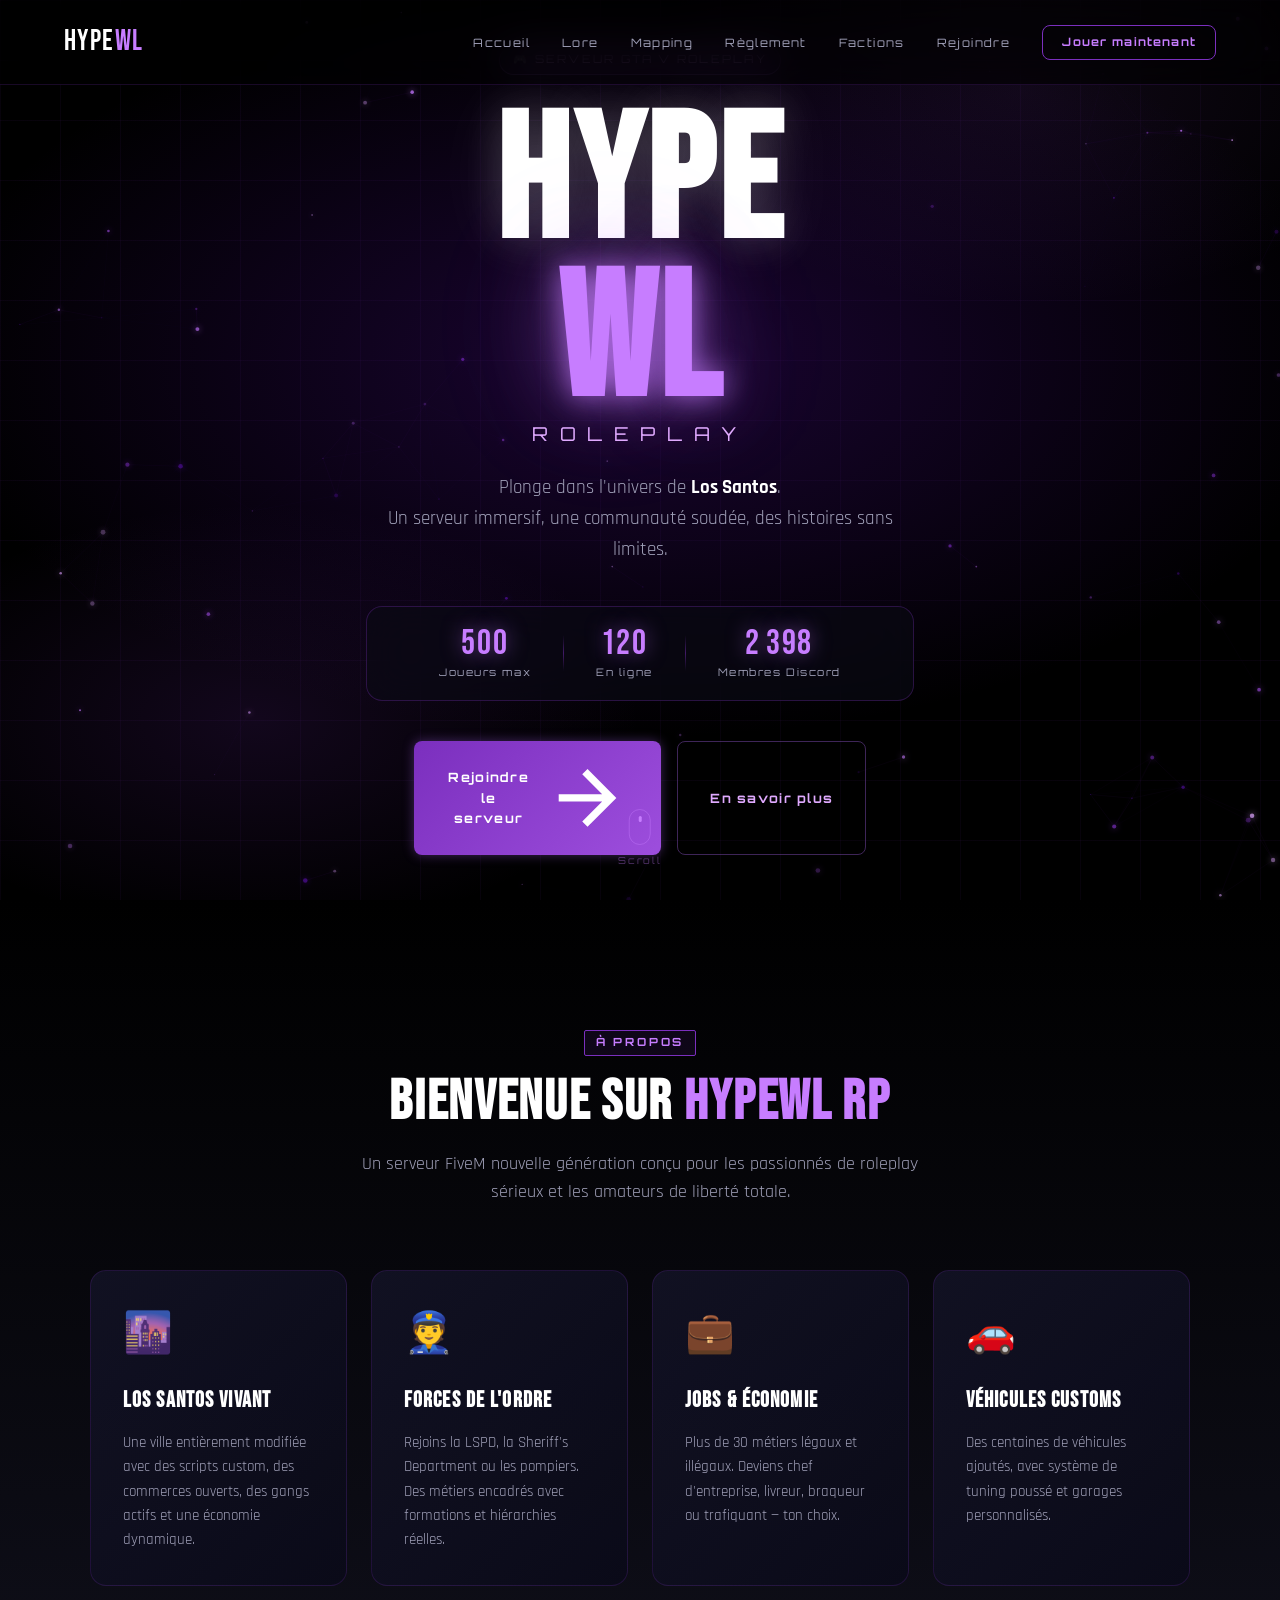
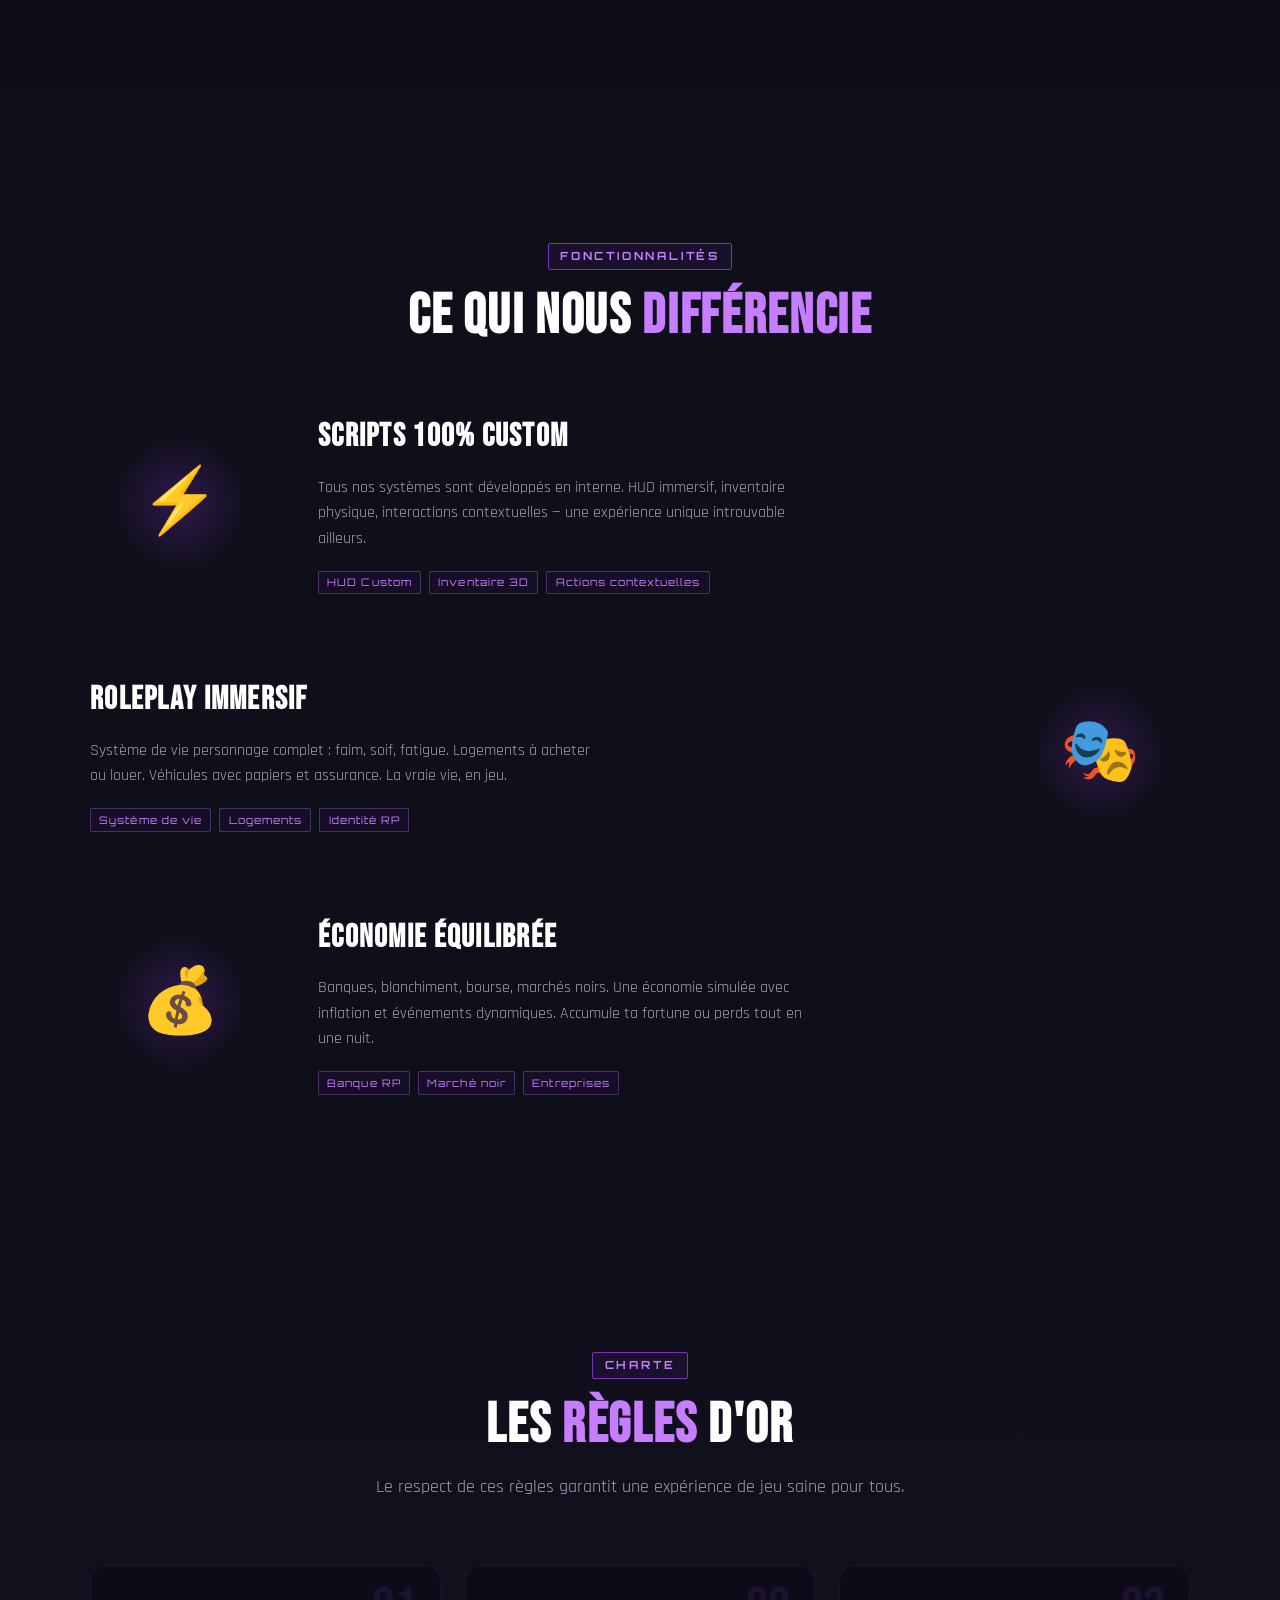
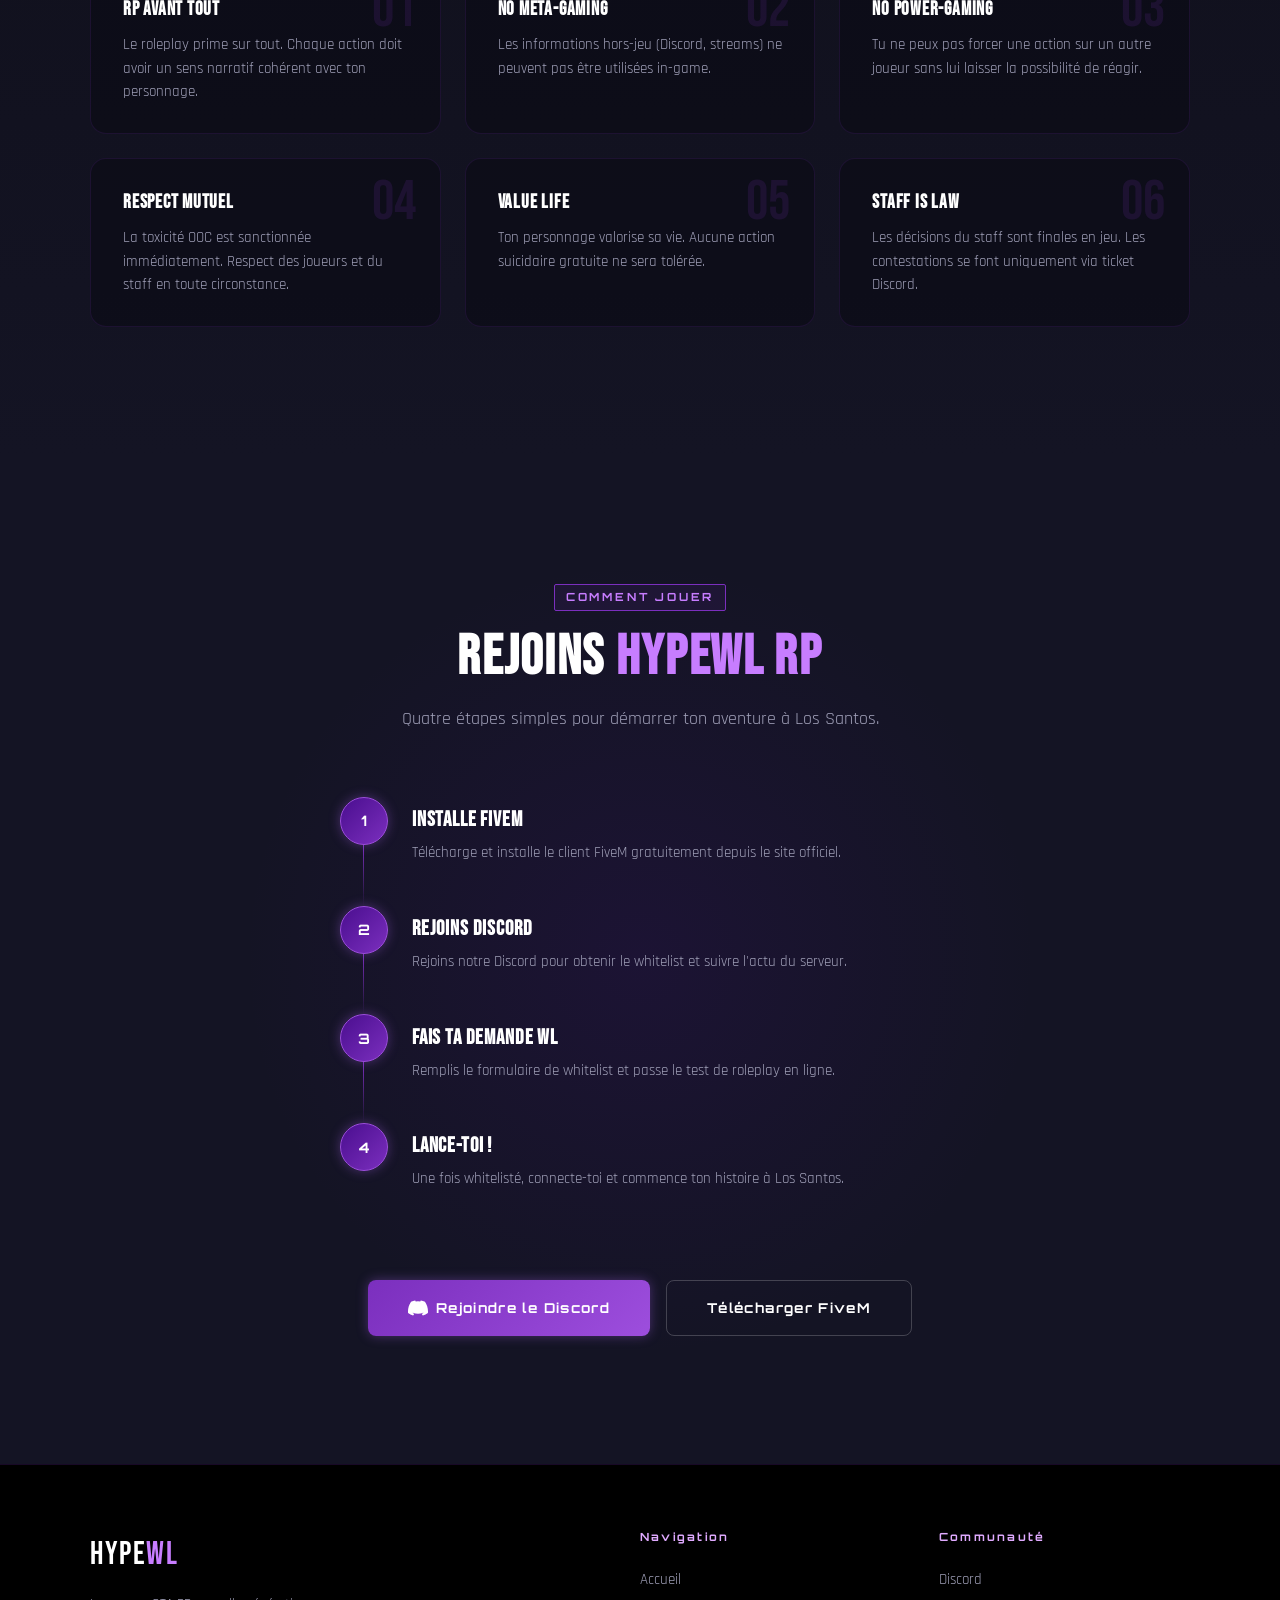
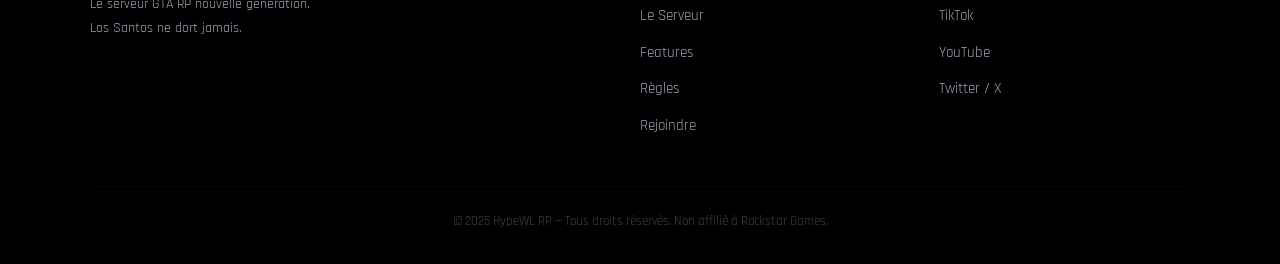
<file: index.html>
<!DOCTYPE html>
<html lang="fr">
<head>
  <meta charset="UTF-8" />
  <meta name="viewport" content="width=device-width, initial-scale=1.0" />
  <title>HypeWL RP — Serveur GTA V Roleplay</title>
  <link rel="preconnect" href="https://fonts.googleapis.com" />
  <link rel="preconnect" href="https://fonts.gstatic.com" crossorigin />
  <link href="https://fonts.googleapis.com/css2?family=Bebas+Neue&family=Rajdhani:wght@400;600;700&family=Orbitron:wght@400;700;900&display=swap" rel="stylesheet" />
  <link rel="stylesheet" href="style.css" />
</head>
<body>

  <!-- ░░ PARTICULES BACKGROUND ░░ -->
  <canvas id="particles"></canvas>

  <!-- ░░ NAVBAR ░░ -->
  <nav class="navbar">
    <div class="nav-logo">
      <span class="logo-text">HYPE<span class="accent">WL</span></span>
    </div>
    <ul class="nav-links">
      <li><a href="index.html" class="active">Accueil</a></li>
      <li><a href="lore.html">Lore</a></li>
      <li><a href="mapping.html">Mapping</a></li>
      <li><a href="reglement.html">Règlement</a></li>
      <li><a href="factions.html">Factions</a></li>
      <li><a href="rejoindre.html">Rejoindre</a></li>
    </ul>
    <a href="rejoindre.html" class="nav-cta">Jouer maintenant</a>
    <button class="nav-toggle" id="navToggle">&#9776;</button>
  </nav>

  <!-- ░░ HERO ░░ -->
  <section class="hero" id="accueil">
    <div class="hero-bg-overlay"></div>

    <div class="hero-content">
      <div class="hero-badge">🎮 SERVEUR GTA V ROLEPLAY</div>

      <div class="hero-logo-wrap">
        <h1 class="hero-title">
          <span class="title-hype">HYPE</span><span class="title-wl">WL</span>
        </h1>
        <div class="title-rp">ROLEPLAY</div>
      </div>

      <p class="hero-subtitle">
        Plonge dans l'univers de <strong>Los Santos</strong>.<br/>
        Un serveur immersif, une communauté soudée, des histoires sans limites.
      </p>

      <div class="hero-stats">
        <div class="stat-card">
          <span class="stat-num" data-target="500">0</span>
          <span class="stat-label">Joueurs max</span>
        </div>
        <div class="stat-divider"></div>
        <div class="stat-card">
          <span class="stat-num" data-target="120">0</span>
          <span class="stat-label">En ligne</span>
        </div>
        <div class="stat-divider"></div>
        <div class="stat-card">
          <span class="stat-num" data-target="2400">0</span>
          <span class="stat-label">Membres Discord</span>
        </div>
      </div>

      <div class="hero-ctas">
        <a href="#rejoindre" class="btn btn-primary">
          <span>Rejoindre le serveur</span>
          <svg viewBox="0 0 24 24" fill="none" stroke="currentColor" stroke-width="2"><path d="M5 12h14M12 5l7 7-7 7"/></svg>
        </a>
        <a href="#presentation" class="btn btn-ghost">
          <span>En savoir plus</span>
        </a>
      </div>
    </div>

    <div class="hero-scroll-indicator">
      <div class="scroll-mouse">
        <div class="scroll-wheel"></div>
      </div>
      <span>Scroll</span>
    </div>
  </section>

  <!-- ░░ PRÉSENTATION ░░ -->
  <section class="presentation" id="presentation">
    <div class="section-header">
      <span class="section-tag">À PROPOS</span>
      <h2 class="section-title">Bienvenue sur <span class="accent">HypeWL RP</span></h2>
      <p class="section-desc">Un serveur FiveM nouvelle génération conçu pour les passionnés de roleplay sérieux et les amateurs de liberté totale.</p>
    </div>

    <div class="pres-grid">
      <div class="pres-card" data-delay="0">
        <div class="pres-icon">🌆</div>
        <h3>Los Santos Vivant</h3>
        <p>Une ville entièrement modifiée avec des scripts custom, des commerces ouverts, des gangs actifs et une économie dynamique.</p>
      </div>
      <div class="pres-card" data-delay="100">
        <div class="pres-icon">👮</div>
        <h3>Forces de l'ordre</h3>
        <p>Rejoins la LSPD, la Sheriff's Department ou les pompiers. Des métiers encadrés avec formations et hiérarchies réelles.</p>
      </div>
      <div class="pres-card" data-delay="200">
        <div class="pres-icon">💼</div>
        <h3>Jobs & Économie</h3>
        <p>Plus de 30 métiers légaux et illégaux. Deviens chef d'entreprise, livreur, braqueur ou trafiquant — ton choix.</p>
      </div>
      <div class="pres-card" data-delay="300">
        <div class="pres-icon">🚗</div>
        <h3>Véhicules Customs</h3>
        <p>Des centaines de véhicules ajoutés, avec système de tuning poussé et garages personnalisés.</p>
      </div>
    </div>
  </section>

  <!-- ░░ FEATURES ░░ -->
  <section class="features" id="features">
    <div class="features-inner">
      <div class="section-header">
        <span class="section-tag">FONCTIONNALITÉS</span>
        <h2 class="section-title">Ce qui nous <span class="accent">différencie</span></h2>
      </div>

      <div class="features-list">
        <div class="feature-row">
          <div class="feature-visual">
            <div class="feature-icon-big">⚡</div>
            <div class="feature-glow"></div>
          </div>
          <div class="feature-text">
            <h3>Scripts 100% Custom</h3>
            <p>Tous nos systèmes sont développés en interne. HUD immersif, inventaire physique, interactions contextuelles — une expérience unique introuvable ailleurs.</p>
            <ul class="feature-tags">
              <li>HUD Custom</li>
              <li>Inventaire 3D</li>
              <li>Actions contextuelles</li>
            </ul>
          </div>
        </div>

        <div class="feature-row reverse">
          <div class="feature-visual">
            <div class="feature-icon-big">🎭</div>
            <div class="feature-glow"></div>
          </div>
          <div class="feature-text">
            <h3>Roleplay Immersif</h3>
            <p>Système de vie personnage complet : faim, soif, fatigue. Logements à acheter ou louer. Véhicules avec papiers et assurance. La vraie vie, en jeu.</p>
            <ul class="feature-tags">
              <li>Système de vie</li>
              <li>Logements</li>
              <li>Identité RP</li>
            </ul>
          </div>
        </div>

        <div class="feature-row">
          <div class="feature-visual">
            <div class="feature-icon-big">💰</div>
            <div class="feature-glow"></div>
          </div>
          <div class="feature-text">
            <h3>Économie Équilibrée</h3>
            <p>Banques, blanchiment, bourse, marchés noirs. Une économie simulée avec inflation et événements dynamiques. Accumule ta fortune ou perds tout en une nuit.</p>
            <ul class="feature-tags">
              <li>Banque RP</li>
              <li>Marché noir</li>
              <li>Entreprises</li>
            </ul>
          </div>
        </div>
      </div>
    </div>
  </section>

  <!-- ░░ RÈGLES ░░ -->
  <section class="regles" id="regles">
    <div class="section-header">
      <span class="section-tag">CHARTE</span>
      <h2 class="section-title">Les <span class="accent">règles</span> d'or</h2>
      <p class="section-desc">Le respect de ces règles garantit une expérience de jeu saine pour tous.</p>
    </div>
    <div class="regles-grid">
      <div class="regle-card">
        <span class="regle-num">01</span>
        <h4>RP avant tout</h4>
        <p>Le roleplay prime sur tout. Chaque action doit avoir un sens narratif cohérent avec ton personnage.</p>
      </div>
      <div class="regle-card">
        <span class="regle-num">02</span>
        <h4>No Meta-gaming</h4>
        <p>Les informations hors-jeu (Discord, streams) ne peuvent pas être utilisées in-game.</p>
      </div>
      <div class="regle-card">
        <span class="regle-num">03</span>
        <h4>No Power-gaming</h4>
        <p>Tu ne peux pas forcer une action sur un autre joueur sans lui laisser la possibilité de réagir.</p>
      </div>
      <div class="regle-card">
        <span class="regle-num">04</span>
        <h4>Respect mutuel</h4>
        <p>La toxicité OOC est sanctionnée immédiatement. Respect des joueurs et du staff en toute circonstance.</p>
      </div>
      <div class="regle-card">
        <span class="regle-num">05</span>
        <h4>Value Life</h4>
        <p>Ton personnage valorise sa vie. Aucune action suicidaire gratuite ne sera tolérée.</p>
      </div>
      <div class="regle-card">
        <span class="regle-num">06</span>
        <h4>Staff is Law</h4>
        <p>Les décisions du staff sont finales en jeu. Les contestations se font uniquement via ticket Discord.</p>
      </div>
    </div>
  </section>

  <!-- ░░ REJOINDRE ░░ -->
  <section class="rejoindre" id="rejoindre">
    <div class="rejoindre-inner">
      <div class="section-header">
        <span class="section-tag">COMMENT JOUER</span>
        <h2 class="section-title">Rejoins <span class="accent">HypeWL RP</span></h2>
        <p class="section-desc">Quatre étapes simples pour démarrer ton aventure à Los Santos.</p>
      </div>

      <div class="steps">
        <div class="step">
          <div class="step-num">1</div>
          <div class="step-content">
            <h4>Installe FiveM</h4>
            <p>Télécharge et installe le client FiveM gratuitement depuis le site officiel.</p>
          </div>
          <div class="step-line"></div>
        </div>
        <div class="step">
          <div class="step-num">2</div>
          <div class="step-content">
            <h4>Rejoins Discord</h4>
            <p>Rejoins notre Discord pour obtenir le whitelist et suivre l'actu du serveur.</p>
          </div>
          <div class="step-line"></div>
        </div>
        <div class="step">
          <div class="step-num">3</div>
          <div class="step-content">
            <h4>Fais ta demande WL</h4>
            <p>Remplis le formulaire de whitelist et passe le test de roleplay en ligne.</p>
          </div>
          <div class="step-line"></div>
        </div>
        <div class="step">
          <div class="step-num">4</div>
          <div class="step-content">
            <h4>Lance-toi !</h4>
            <p>Une fois whitelisté, connecte-toi et commence ton histoire à Los Santos.</p>
          </div>
        </div>
      </div>

      <div class="cta-buttons">
        <a href="https://discord.gg/zHMr8frn9m" target="_blank" rel="noopener" class="btn btn-primary btn-large">
          <svg viewBox="0 0 24 24" fill="currentColor" width="20" height="20"><path d="M20.317 4.37a19.791 19.791 0 00-4.885-1.515.074.074 0 00-.079.037c-.21.375-.444.864-.608 1.25a18.27 18.27 0 00-5.487 0 12.64 12.64 0 00-.617-1.25.077.077 0 00-.079-.037A19.736 19.736 0 003.677 4.37a.07.07 0 00-.032.027C.533 9.046-.32 13.58.099 18.057a.082.082 0 00.031.057 19.9 19.9 0 005.993 3.03.078.078 0 00.084-.028c.462-.63.874-1.295 1.226-1.994a.076.076 0 00-.041-.106 13.107 13.107 0 01-1.872-.892.077.077 0 01-.008-.128 10.2 10.2 0 00.372-.292.074.074 0 01.077-.01c3.928 1.793 8.18 1.793 12.062 0a.074.074 0 01.078.01c.12.098.246.198.373.292a.077.077 0 01-.006.127 12.299 12.299 0 01-1.873.892.077.077 0 00-.041.107c.36.698.772 1.362 1.225 1.993a.076.076 0 00.084.028 19.839 19.839 0 006.002-3.03.077.077 0 00.032-.054c.5-5.177-.838-9.674-3.549-13.66a.061.061 0 00-.031-.03z"/></svg>
          Rejoindre le Discord
        </a>
        <a href="https://fivem.net" target="_blank" rel="noopener" class="btn btn-outline btn-large">
          Télécharger FiveM
        </a>
      </div>
    </div>
  </section>

  <!-- ░░ FOOTER ░░ -->
  <footer class="footer">
    <div class="footer-inner">
      <div class="footer-logo">
        <span class="logo-text">HYPE<span class="accent">WL</span></span>
        <p>Le serveur GTA RP nouvelle génération.<br/>Los Santos ne dort jamais.</p>
      </div>
      <div class="footer-links">
        <h5>Navigation</h5>
        <ul>
          <li><a href="#accueil">Accueil</a></li>
          <li><a href="#presentation">Le Serveur</a></li>
          <li><a href="#features">Features</a></li>
          <li><a href="#regles">Règles</a></li>
          <li><a href="#rejoindre">Rejoindre</a></li>
        </ul>
      </div>
      <div class="footer-links">
        <h5>Communauté</h5>
        <ul>
          <li><a href="https://discord.gg/zHMr8frn9m" target="_blank" rel="noopener">Discord</a></li>
          <li><a href="#">TikTok</a></li>
          <li><a href="#">YouTube</a></li>
          <li><a href="#">Twitter / X</a></li>
        </ul>
      </div>
    </div>
    <div class="footer-bottom">
      <p>© 2025 HypeWL RP — Tous droits réservés. Non affilié à Rockstar Games.</p>
    </div>
  </footer>

  <script src="main.js"></script>
</body>
</html>
</file>
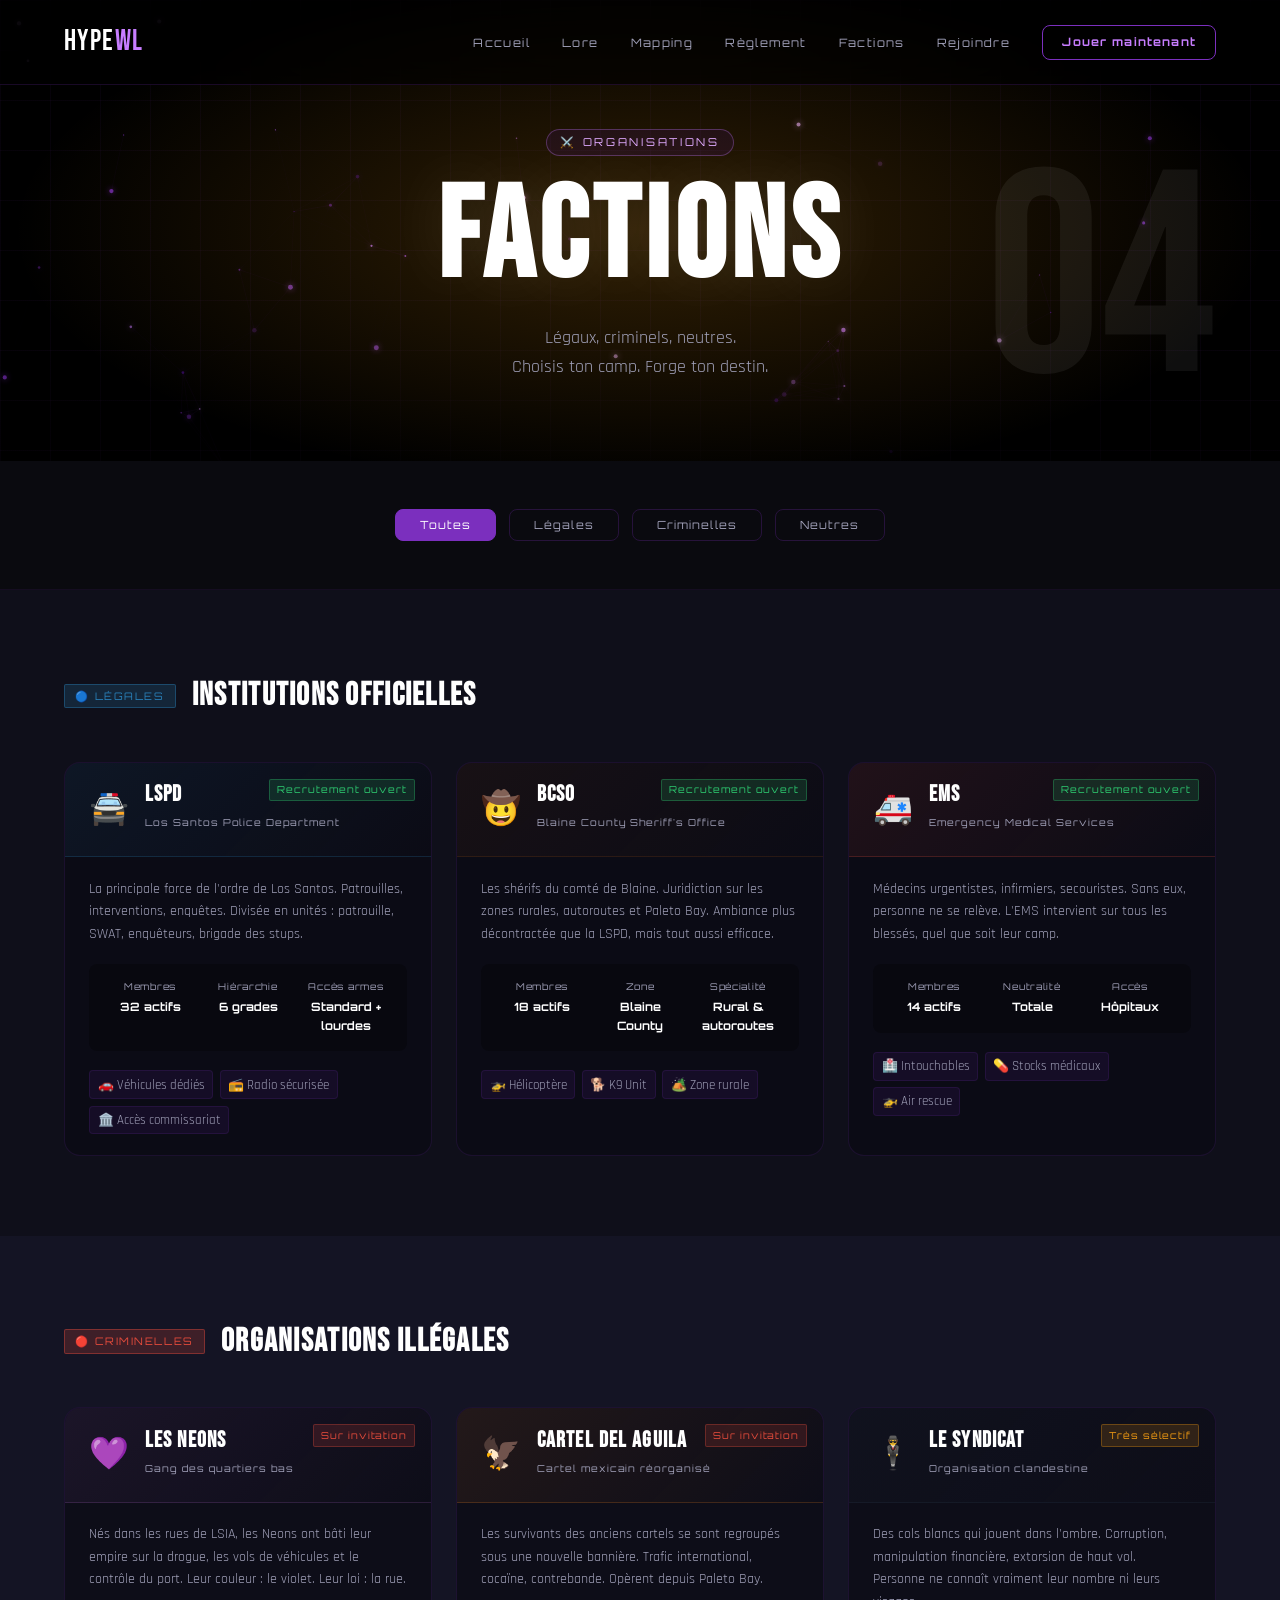
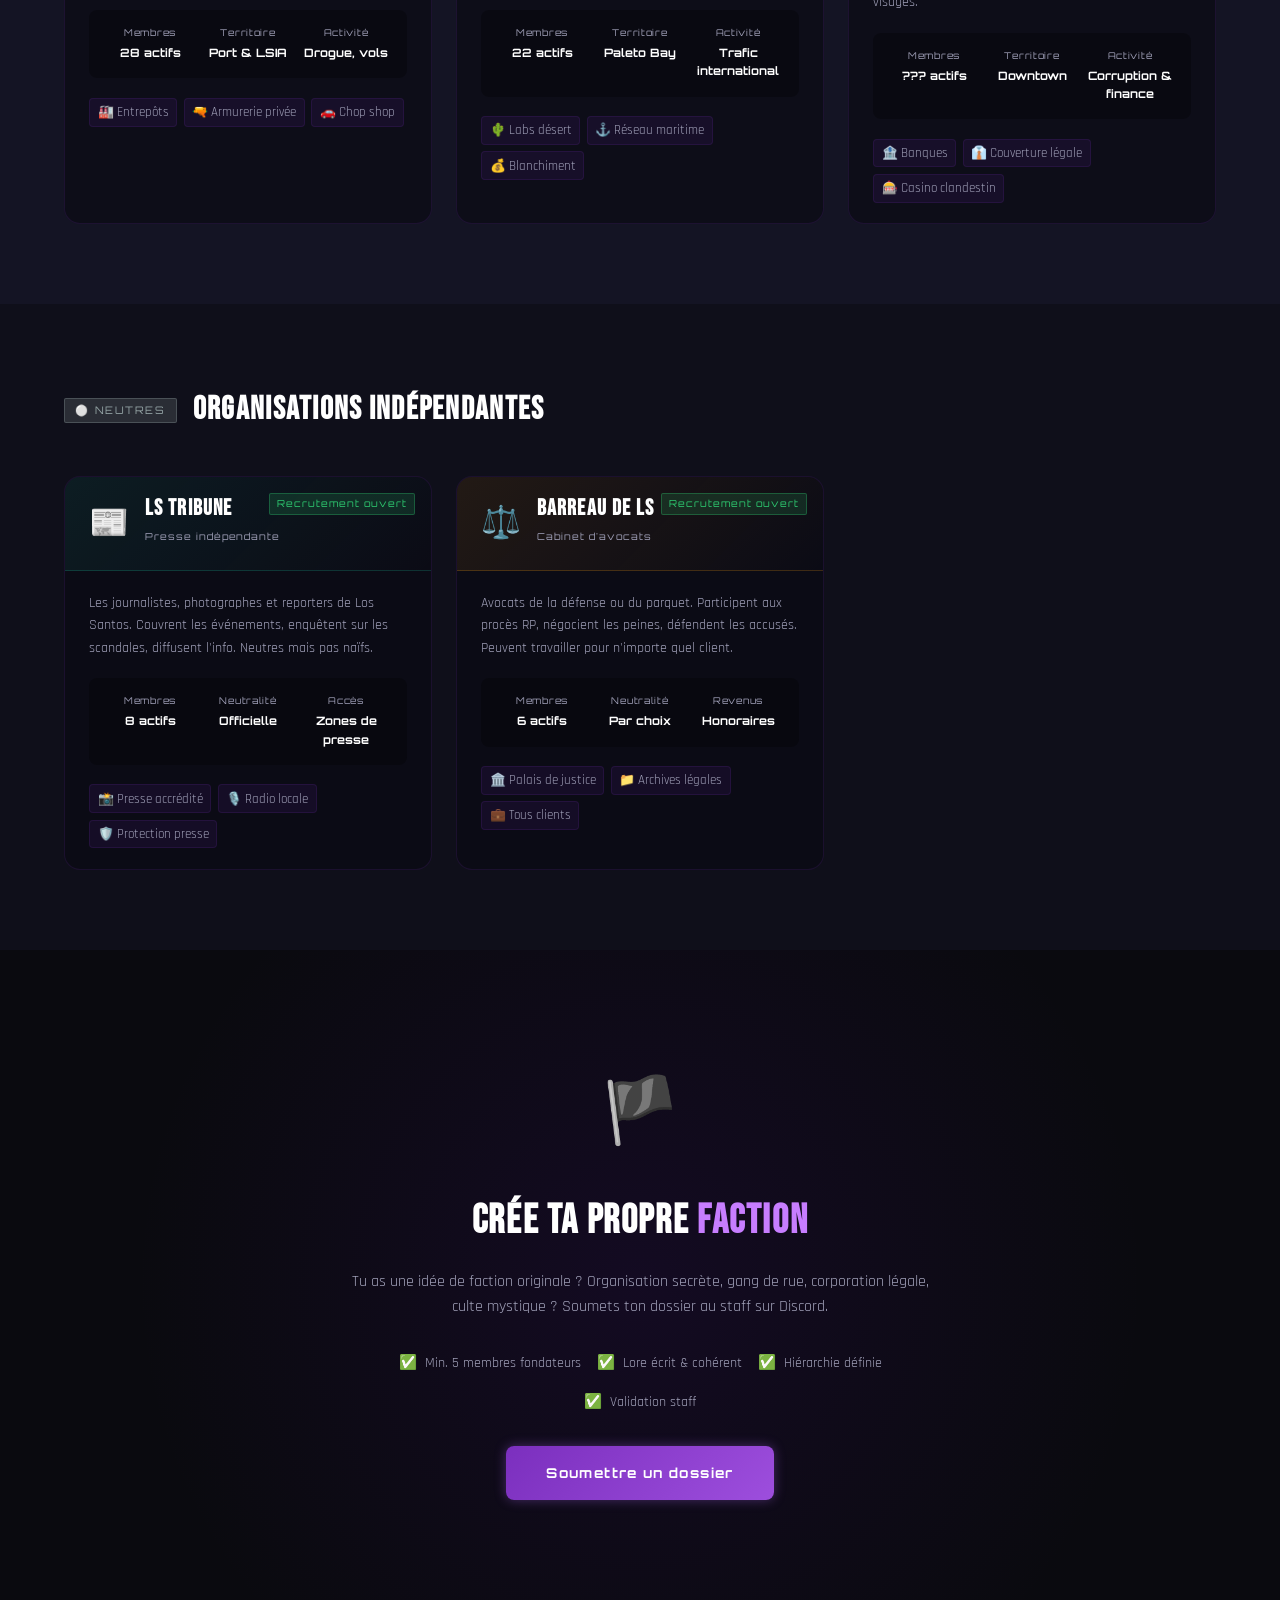
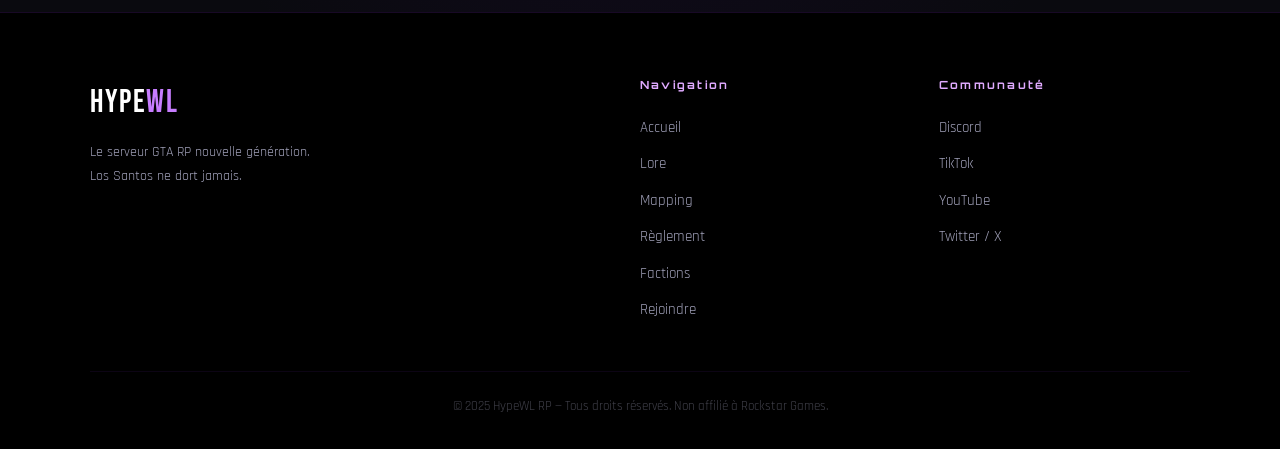
<file: factions.html>
<!DOCTYPE html>
<html lang="fr">
<head>
  <meta charset="UTF-8" />
  <meta name="viewport" content="width=device-width, initial-scale=1.0" />
  <title>Factions — HypeWL RP</title>
  <link rel="preconnect" href="https://fonts.googleapis.com" />
  <link rel="preconnect" href="https://fonts.gstatic.com" crossorigin />
  <link href="https://fonts.googleapis.com/css2?family=Bebas+Neue&family=Rajdhani:wght@400;600;700&family=Orbitron:wght@400;700;900&display=swap" rel="stylesheet" />
  <link rel="stylesheet" href="style.css" />
  <link rel="stylesheet" href="pages.css" />
</head>
<body>
  <canvas id="particles"></canvas>

  <nav class="navbar">
    <div class="nav-logo">
      <a href="index.html"><span class="logo-text">HYPE<span class="accent">WL</span></span></a>
    </div>
    <ul class="nav-links">
      <li><a href="index.html">Accueil</a></li>
      <li><a href="lore.html">Lore</a></li>
      <li><a href="mapping.html">Mapping</a></li>
      <li><a href="reglement.html">Règlement</a></li>
      <li><a href="factions.html" class="active">Factions</a></li>
      <li><a href="rejoindre.html">Rejoindre</a></li>
    </ul>
    <a href="rejoindre.html" class="nav-cta">Jouer maintenant</a>
    <button class="nav-toggle" id="navToggle">&#9776;</button>
  </nav>

  <!-- PAGE HERO -->
  <section class="page-hero">
    <div class="page-hero-bg" style="--accent-color: #F39C12;"></div>
    <div class="page-hero-content">
      <span class="page-hero-tag">⚔️ ORGANISATIONS</span>
      <h1 class="page-hero-title">FACTIONS</h1>
      <p class="page-hero-sub">Légaux, criminels, neutres.<br/>Choisis ton camp. Forge ton destin.</p>
    </div>
    <div class="page-hero-deco">
      <span class="deco-num">04</span>
    </div>
  </section>

  <!-- INTRO -->
  <section class="faction-intro">
    <div class="faction-container">
      <div class="faction-type-tabs">
        <button class="ftab active" data-type="all">Toutes</button>
        <button class="ftab" data-type="legal">Légales</button>
        <button class="ftab" data-type="criminal">Criminelles</button>
        <button class="ftab" data-type="neutral">Neutres</button>
      </div>
    </div>
  </section>

  <!-- FACTIONS LÉGALES -->
  <section class="factions-section" id="factions-legal" data-type="legal">
    <div class="faction-container">
      <div class="fsection-header">
        <span class="fsection-badge legal-badge">🔵 LÉGALES</span>
        <h2>Institutions officielles</h2>
      </div>
      <div class="factions-grid">

        <div class="faction-card" data-type="legal">
          <div class="faction-header" style="--faction-color: #2980B9;">
            <div class="faction-emblem">🚔</div>
            <div class="faction-title-block">
              <h3>LSPD</h3>
              <span>Los Santos Police Department</span>
            </div>
            <div class="faction-status open">Recrutement ouvert</div>
          </div>
          <div class="faction-body">
            <p>La principale force de l'ordre de Los Santos. Patrouilles, interventions, enquêtes. Divisée en unités : patrouille, SWAT, enquêteurs, brigade des stups.</p>
            <div class="faction-details">
              <div class="fd-item"><span>Membres</span><strong>32 actifs</strong></div>
              <div class="fd-item"><span>Hiérarchie</span><strong>6 grades</strong></div>
              <div class="fd-item"><span>Accès armes</span><strong>Standard + lourdes</strong></div>
            </div>
            <div class="faction-perks">
              <span>🚗 Véhicules dédiés</span>
              <span>📻 Radio sécurisée</span>
              <span>🏛️ Accès commissariat</span>
            </div>
          </div>
        </div>

        <div class="faction-card" data-type="legal">
          <div class="faction-header" style="--faction-color: #8B4513;">
            <div class="faction-emblem">🤠</div>
            <div class="faction-title-block">
              <h3>BCSO</h3>
              <span>Blaine County Sheriff's Office</span>
            </div>
            <div class="faction-status open">Recrutement ouvert</div>
          </div>
          <div class="faction-body">
            <p>Les shérifs du comté de Blaine. Juridiction sur les zones rurales, autoroutes et Paleto Bay. Ambiance plus décontractée que la LSPD, mais tout aussi efficace.</p>
            <div class="faction-details">
              <div class="fd-item"><span>Membres</span><strong>18 actifs</strong></div>
              <div class="fd-item"><span>Zone</span><strong>Blaine County</strong></div>
              <div class="fd-item"><span>Spécialité</span><strong>Rural & autoroutes</strong></div>
            </div>
            <div class="faction-perks">
              <span>🚁 Hélicoptère</span>
              <span>🐕 K9 Unit</span>
              <span>🏕️ Zone rurale</span>
            </div>
          </div>
        </div>

        <div class="faction-card" data-type="legal">
          <div class="faction-header" style="--faction-color: #E74C3C;">
            <div class="faction-emblem">🚑</div>
            <div class="faction-title-block">
              <h3>EMS</h3>
              <span>Emergency Medical Services</span>
            </div>
            <div class="faction-status open">Recrutement ouvert</div>
          </div>
          <div class="faction-body">
            <p>Médecins urgentistes, infirmiers, secouristes. Sans eux, personne ne se relève. L'EMS intervient sur tous les blessés, quel que soit leur camp.</p>
            <div class="faction-details">
              <div class="fd-item"><span>Membres</span><strong>14 actifs</strong></div>
              <div class="fd-item"><span>Neutralité</span><strong>Totale</strong></div>
              <div class="fd-item"><span>Accès</span><strong>Hôpitaux</strong></div>
            </div>
            <div class="faction-perks">
              <span>🏥 Intouchables</span>
              <span>💊 Stocks médicaux</span>
              <span>🚁 Air rescue</span>
            </div>
          </div>
        </div>

      </div>
    </div>
  </section>

  <!-- FACTIONS CRIMINELLES -->
  <section class="factions-section" id="factions-criminal" data-type="criminal">
    <div class="faction-container">
      <div class="fsection-header">
        <span class="fsection-badge criminal-badge">🔴 CRIMINELLES</span>
        <h2>Organisations illégales</h2>
      </div>
      <div class="factions-grid">

        <div class="faction-card" data-type="criminal">
          <div class="faction-header" style="--faction-color: #9B59B6;">
            <div class="faction-emblem">💜</div>
            <div class="faction-title-block">
              <h3>Les Neons</h3>
              <span>Gang des quartiers bas</span>
            </div>
            <div class="faction-status closed">Sur invitation</div>
          </div>
          <div class="faction-body">
            <p>Nés dans les rues de LSIA, les Neons ont bâti leur empire sur la drogue, les vols de véhicules et le contrôle du port. Leur couleur : le violet. Leur loi : la rue.</p>
            <div class="faction-details">
              <div class="fd-item"><span>Membres</span><strong>28 actifs</strong></div>
              <div class="fd-item"><span>Territoire</span><strong>Port & LSIA</strong></div>
              <div class="fd-item"><span>Activité</span><strong>Drogue, vols</strong></div>
            </div>
            <div class="faction-perks">
              <span>🏭 Entrepôts</span>
              <span>🔫 Armurerie privée</span>
              <span>🚗 Chop shop</span>
            </div>
          </div>
        </div>

        <div class="faction-card" data-type="criminal">
          <div class="faction-header" style="--faction-color: #E67E22;">
            <div class="faction-emblem">🦅</div>
            <div class="faction-title-block">
              <h3>Cartel del Aguila</h3>
              <span>Cartel mexicain réorganisé</span>
            </div>
            <div class="faction-status closed">Sur invitation</div>
          </div>
          <div class="faction-body">
            <p>Les survivants des anciens cartels se sont regroupés sous une nouvelle bannière. Trafic international, cocaïne, contrebande. Opèrent depuis Paleto Bay.</p>
            <div class="faction-details">
              <div class="fd-item"><span>Membres</span><strong>22 actifs</strong></div>
              <div class="fd-item"><span>Territoire</span><strong>Paleto Bay</strong></div>
              <div class="fd-item"><span>Activité</span><strong>Trafic international</strong></div>
            </div>
            <div class="faction-perks">
              <span>🌵 Labs désert</span>
              <span>⚓ Réseau maritime</span>
              <span>💰 Blanchiment</span>
            </div>
          </div>
        </div>

        <div class="faction-card" data-type="criminal">
          <div class="faction-header" style="--faction-color: #2C3E50;">
            <div class="faction-emblem">🕴️</div>
            <div class="faction-title-block">
              <h3>Le Syndicat</h3>
              <span>Organisation clandestine</span>
            </div>
            <div class="faction-status vip">Très sélectif</div>
          </div>
          <div class="faction-body">
            <p>Des cols blancs qui jouent dans l'ombre. Corruption, manipulation financière, extorsion de haut vol. Personne ne connaît vraiment leur nombre ni leurs visages.</p>
            <div class="faction-details">
              <div class="fd-item"><span>Membres</span><strong>??? actifs</strong></div>
              <div class="fd-item"><span>Territoire</span><strong>Downtown</strong></div>
              <div class="fd-item"><span>Activité</span><strong>Corruption & finance</strong></div>
            </div>
            <div class="faction-perks">
              <span>🏦 Banques</span>
              <span>👔 Couverture légale</span>
              <span>🎰 Casino clandestin</span>
            </div>
          </div>
        </div>

      </div>
    </div>
  </section>

  <!-- FACTIONS NEUTRES -->
  <section class="factions-section" id="factions-neutral" data-type="neutral">
    <div class="faction-container">
      <div class="fsection-header">
        <span class="fsection-badge neutral-badge">⚪ NEUTRES</span>
        <h2>Organisations indépendantes</h2>
      </div>
      <div class="factions-grid">

        <div class="faction-card" data-type="neutral">
          <div class="faction-header" style="--faction-color: #1ABC9C;">
            <div class="faction-emblem">📰</div>
            <div class="faction-title-block">
              <h3>LS Tribune</h3>
              <span>Presse indépendante</span>
            </div>
            <div class="faction-status open">Recrutement ouvert</div>
          </div>
          <div class="faction-body">
            <p>Les journalistes, photographes et reporters de Los Santos. Couvrent les événements, enquêtent sur les scandales, diffusent l'info. Neutres mais pas naïfs.</p>
            <div class="faction-details">
              <div class="fd-item"><span>Membres</span><strong>8 actifs</strong></div>
              <div class="fd-item"><span>Neutralité</span><strong>Officielle</strong></div>
              <div class="fd-item"><span>Accès</span><strong>Zones de presse</strong></div>
            </div>
            <div class="faction-perks">
              <span>📸 Presse accrédité</span>
              <span>🎙️ Radio locale</span>
              <span>🛡️ Protection presse</span>
            </div>
          </div>
        </div>

        <div class="faction-card" data-type="neutral">
          <div class="faction-header" style="--faction-color: #F39C12;">
            <div class="faction-emblem">⚖️</div>
            <div class="faction-title-block">
              <h3>Barreau de LS</h3>
              <span>Cabinet d'avocats</span>
            </div>
            <div class="faction-status open">Recrutement ouvert</div>
          </div>
          <div class="faction-body">
            <p>Avocats de la défense ou du parquet. Participent aux procès RP, négocient les peines, défendent les accusés. Peuvent travailler pour n'importe quel client.</p>
            <div class="faction-details">
              <div class="fd-item"><span>Membres</span><strong>6 actifs</strong></div>
              <div class="fd-item"><span>Neutralité</span><strong>Par choix</strong></div>
              <div class="fd-item"><span>Revenus</span><strong>Honoraires</strong></div>
            </div>
            <div class="faction-perks">
              <span>🏛️ Palais de justice</span>
              <span>📁 Archives légales</span>
              <span>💼 Tous clients</span>
            </div>
          </div>
        </div>

      </div>
    </div>
  </section>

  <!-- CTA CRÉER FACTION -->
  <section class="faction-create-cta">
    <div class="faction-container">
      <div class="fcta-inner">
        <div class="fcta-icon">🏴</div>
        <h2>Crée ta propre <span class="accent">faction</span></h2>
        <p>Tu as une idée de faction originale ? Organisation secrète, gang de rue, corporation légale, culte mystique ? Soumets ton dossier au staff sur Discord.</p>
        <div class="fcta-requirements">
          <div class="req-item"><span>✅</span> Min. 5 membres fondateurs</div>
          <div class="req-item"><span>✅</span> Lore écrit & cohérent</div>
          <div class="req-item"><span>✅</span> Hiérarchie définie</div>
          <div class="req-item"><span>✅</span> Validation staff</div>
        </div>
        <a href="rejoindre.html" class="btn btn-primary btn-large">Soumettre un dossier</a>
      </div>
    </div>
  </section>

  <footer class="footer">
    <div class="footer-inner">
      <div class="footer-logo">
        <span class="logo-text">HYPE<span class="accent">WL</span></span>
        <p>Le serveur GTA RP nouvelle génération.<br/>Los Santos ne dort jamais.</p>
      </div>
      <div class="footer-links">
        <h5>Navigation</h5>
        <ul>
          <li><a href="index.html">Accueil</a></li>
          <li><a href="lore.html">Lore</a></li>
          <li><a href="mapping.html">Mapping</a></li>
          <li><a href="reglement.html">Règlement</a></li>
          <li><a href="factions.html">Factions</a></li>
          <li><a href="rejoindre.html">Rejoindre</a></li>
        </ul>
      </div>
      <div class="footer-links">
        <h5>Communauté</h5>
        <ul>
          <li><a href="https://discord.gg/zHMr8frn9m" target="_blank" rel="noopener">Discord</a></li>
          <li><a href="#">TikTok</a></li>
          <li><a href="#">YouTube</a></li>
          <li><a href="#">Twitter / X</a></li>
        </ul>
      </div>
    </div>
    <div class="footer-bottom">
      <p>© 2025 HypeWL RP — Tous droits réservés. Non affilié à Rockstar Games.</p>
    </div>
  </footer>

  <script src="main.js"></script>
  <script src="factions.js"></script>
</body>
</html>
</file>
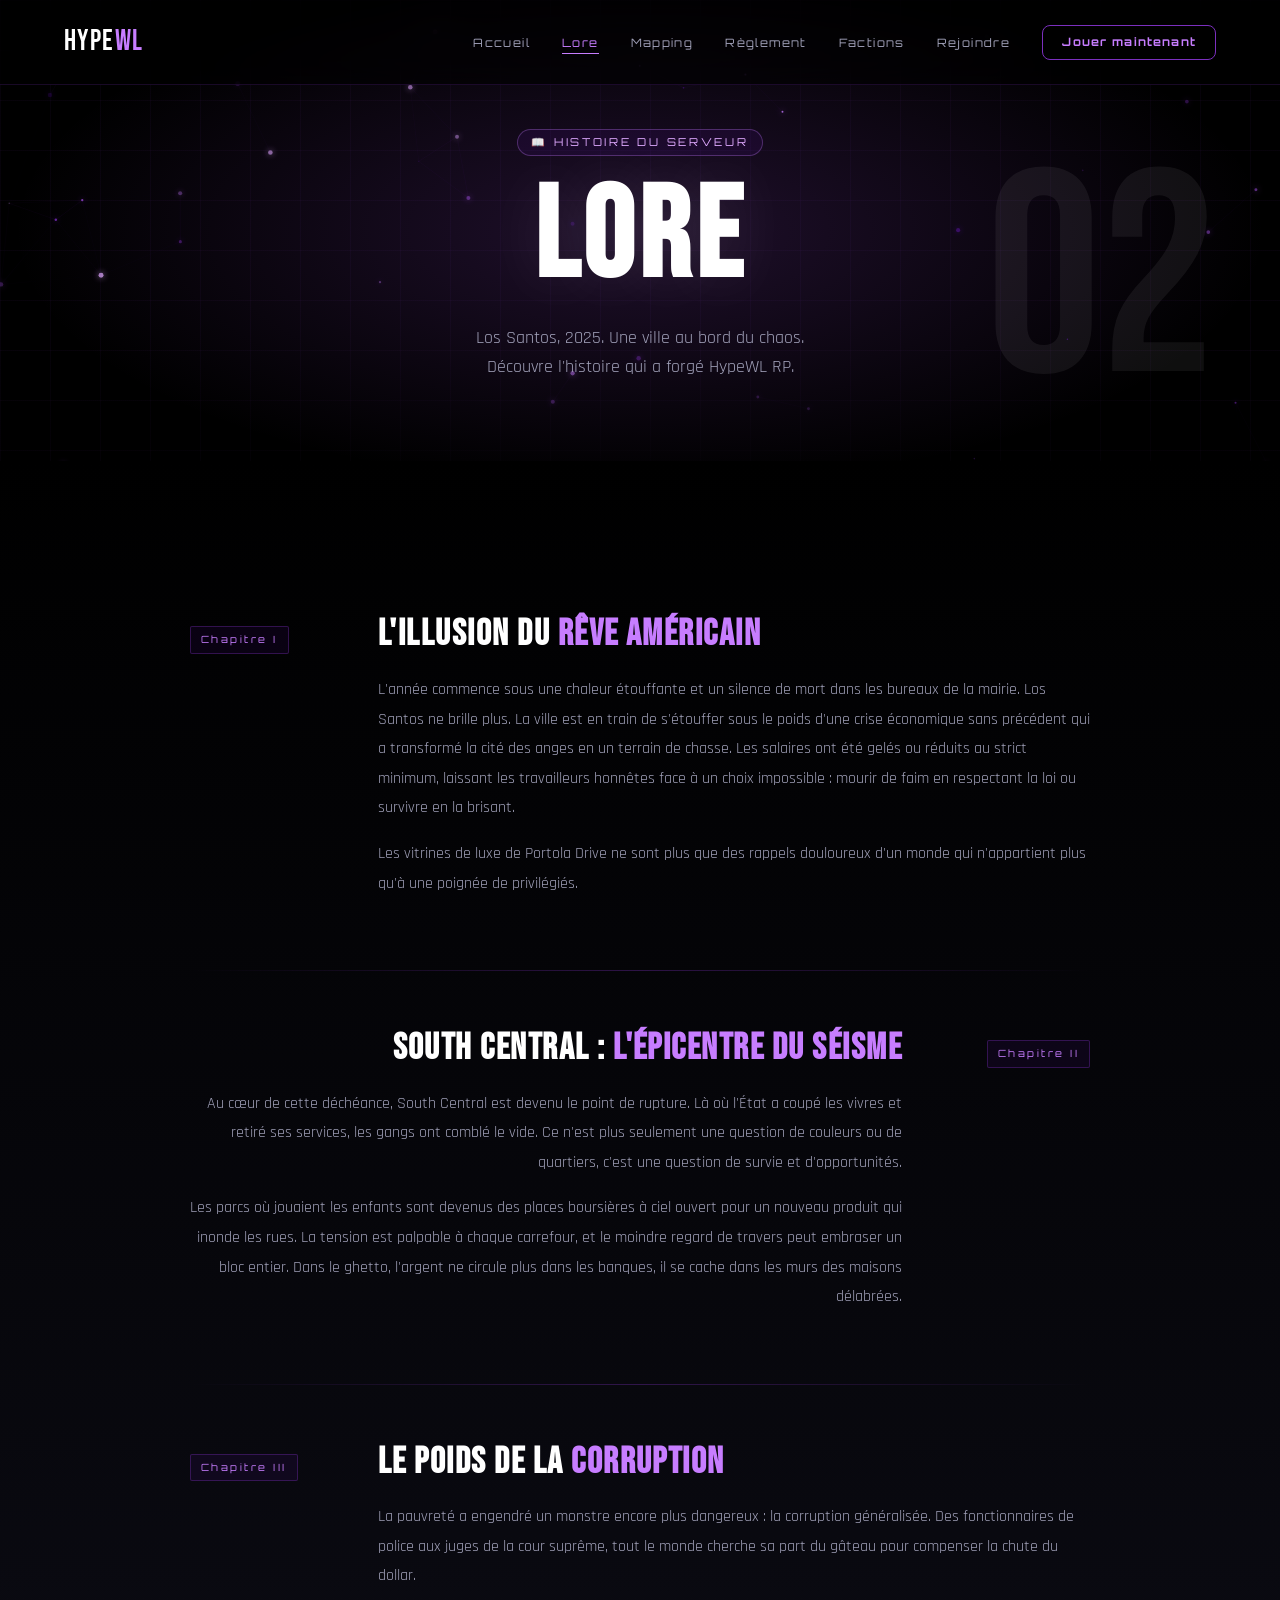
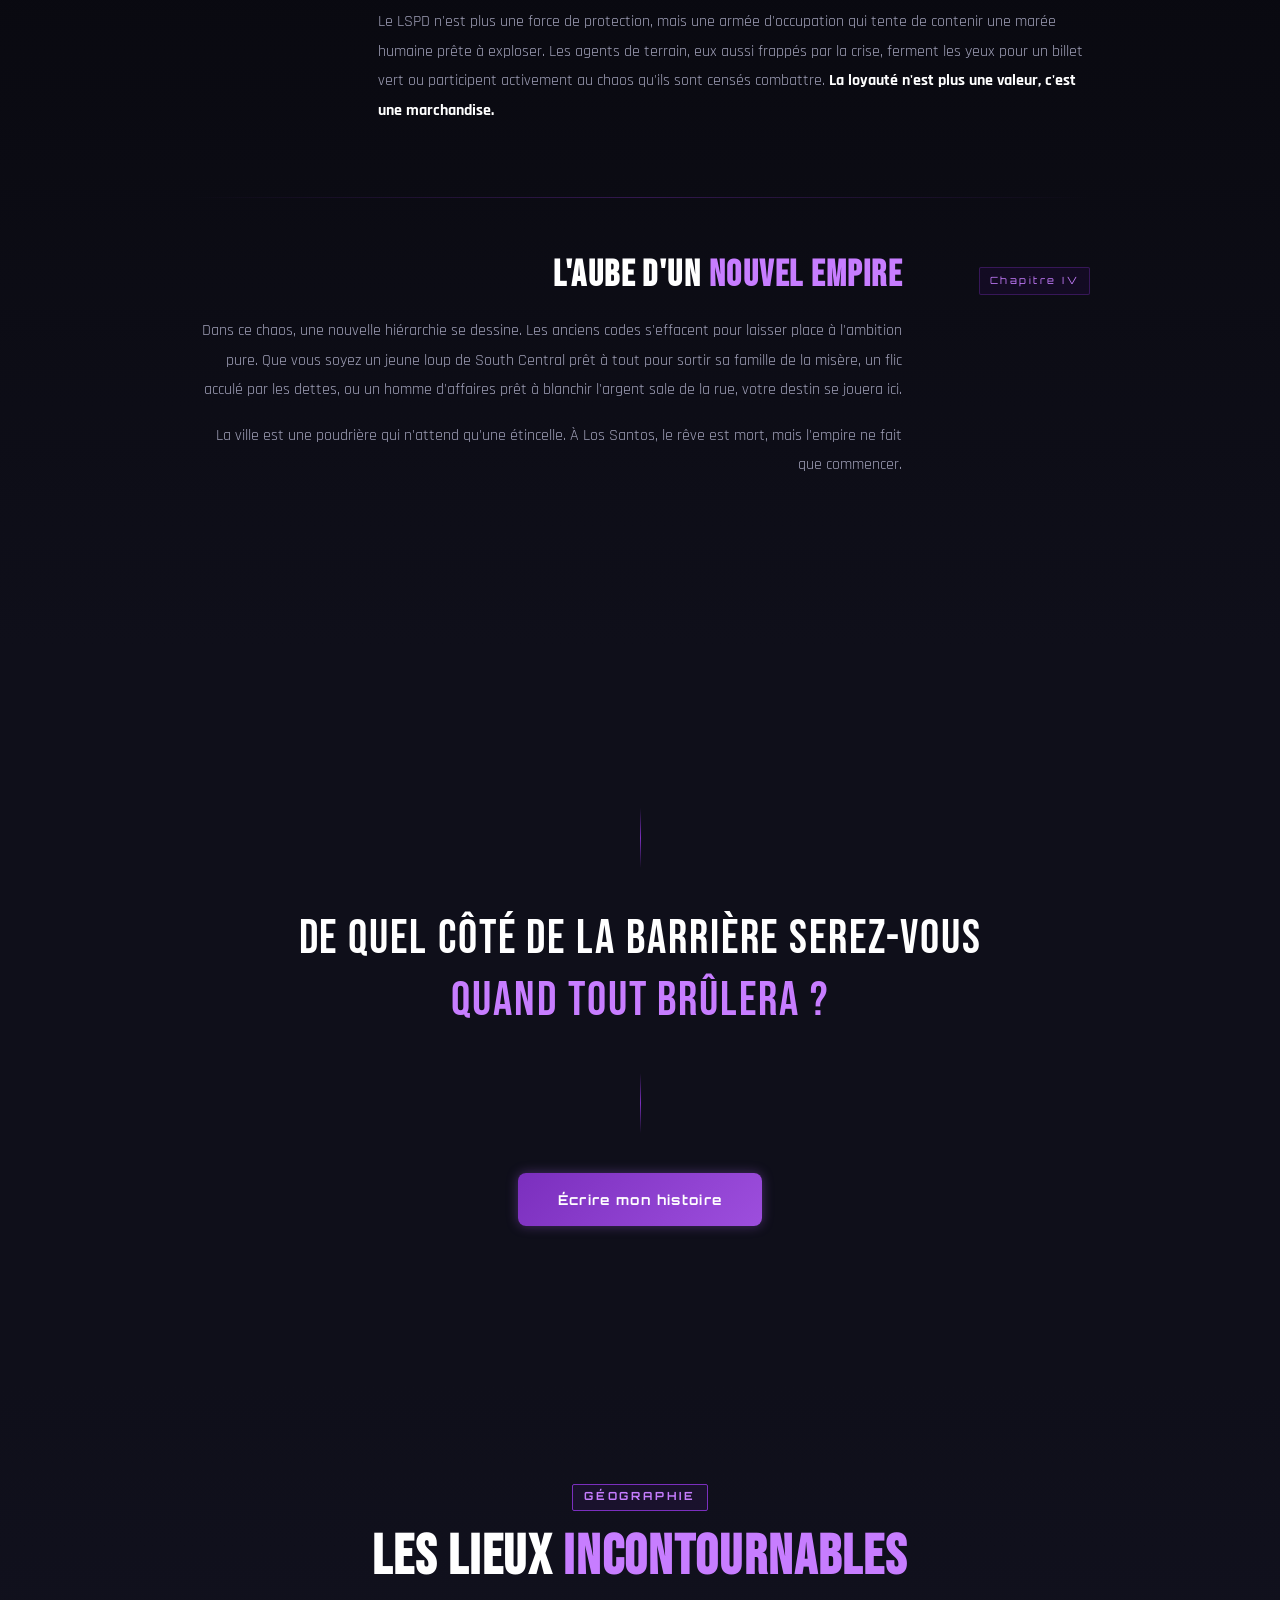
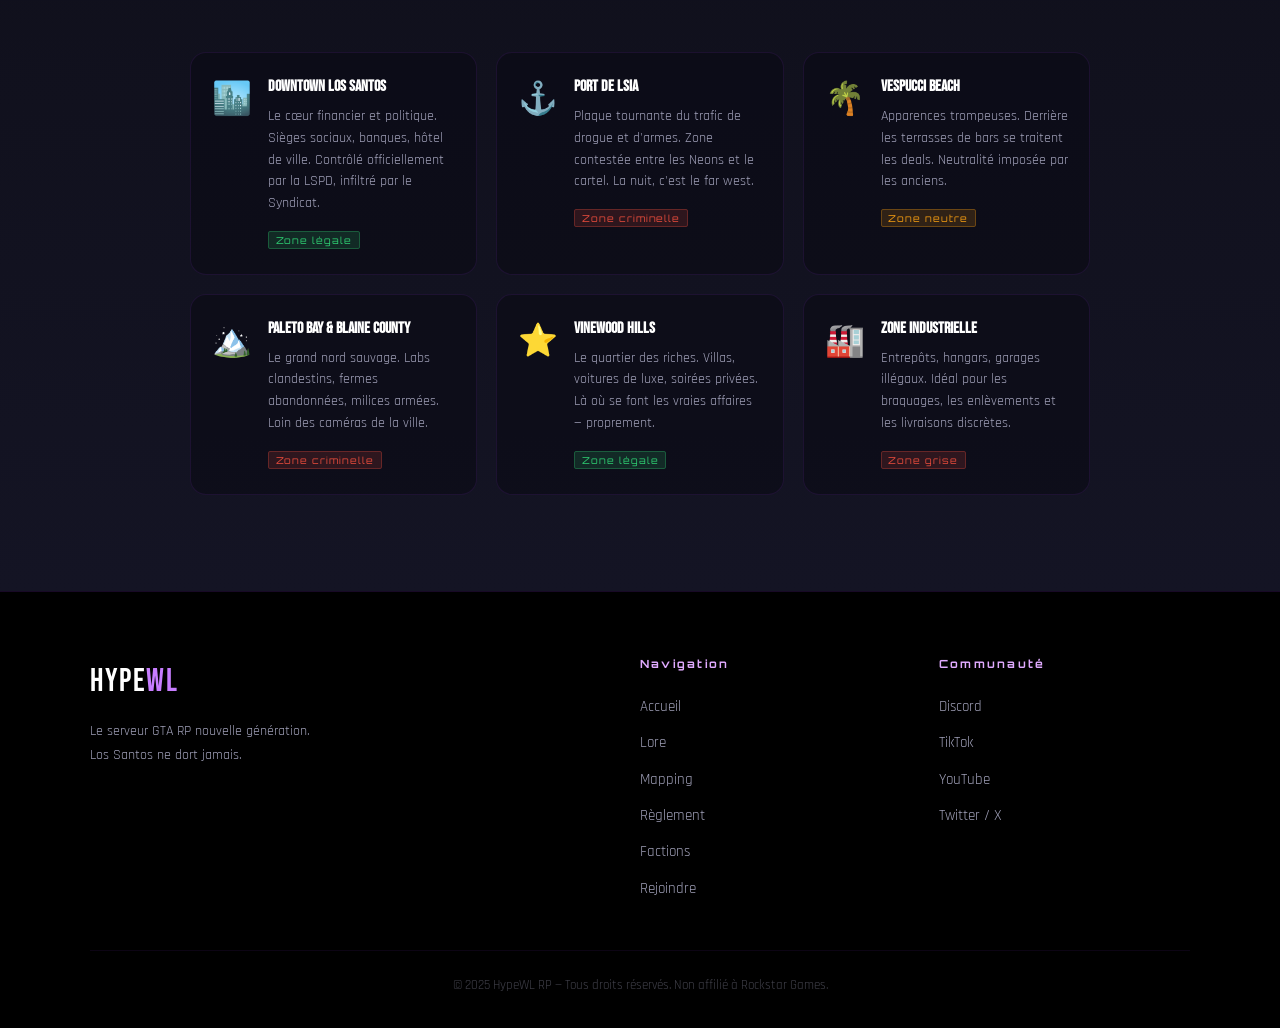
<file: lore.html>
<!DOCTYPE html>
<html lang="fr">
<head>
  <meta charset="UTF-8" />
  <meta name="viewport" content="width=device-width, initial-scale=1.0" />
  <title>Lore — HypeWL RP</title>
  <link rel="preconnect" href="https://fonts.googleapis.com" />
  <link rel="preconnect" href="https://fonts.gstatic.com" crossorigin />
  <link href="https://fonts.googleapis.com/css2?family=Bebas+Neue&family=Rajdhani:wght@400;600;700&family=Orbitron:wght@400;700;900&display=swap" rel="stylesheet" />
  <link rel="stylesheet" href="style.css" />
  <link rel="stylesheet" href="pages.css" />
</head>
<body>
  <canvas id="particles"></canvas>

  <nav class="navbar">
    <div class="nav-logo">
      <a href="index.html"><span class="logo-text">HYPE<span class="accent">WL</span></span></a>
    </div>
    <ul class="nav-links">
      <li><a href="index.html">Accueil</a></li>
      <li><a href="lore.html" class="active">Lore</a></li>
      <li><a href="mapping.html">Mapping</a></li>
      <li><a href="reglement.html">Règlement</a></li>
      <li><a href="factions.html">Factions</a></li>
      <li><a href="rejoindre.html">Rejoindre</a></li>
    </ul>
    <a href="rejoindre.html" class="nav-cta">Jouer maintenant</a>
    <button class="nav-toggle" id="navToggle">&#9776;</button>
  </nav>

  <!-- PAGE HERO -->
  <section class="page-hero">
    <div class="page-hero-bg" style="--accent-color: #9D4EDD;"></div>
    <div class="page-hero-content">
      <span class="page-hero-tag">📖 HISTOIRE DU SERVEUR</span>
      <h1 class="page-hero-title">LORE</h1>
      <p class="page-hero-sub">Los Santos, 2025. Une ville au bord du chaos.<br/>Découvre l'histoire qui a forgé HypeWL RP.</p>
    </div>
    <div class="page-hero-deco">
      <span class="deco-num">02</span>
    </div>
  </section>

  <!-- LORE CHAPITRES -->
  <section class="lore-chapitres">
    <div class="lore-container">

      <div class="lore-chapitre">
        <div class="lore-chap-label">Chapitre I</div>
        <div class="lore-chap-content">
          <h2 class="lore-chap-title">L'ILLUSION DU <span class="accent">RÊVE AMÉRICAIN</span></h2>
          <div class="lore-chap-body">
            <p>L'année commence sous une chaleur étouffante et un silence de mort dans les bureaux de la mairie. Los Santos ne brille plus. La ville est en train de s'étouffer sous le poids d'une crise économique sans précédent qui a transformé la cité des anges en un terrain de chasse. Les salaires ont été gelés ou réduits au strict minimum, laissant les travailleurs honnêtes face à un choix impossible : mourir de faim en respectant la loi ou survivre en la brisant.</p>
            <p>Les vitrines de luxe de Portola Drive ne sont plus que des rappels douloureux d'un monde qui n'appartient plus qu'à une poignée de privilégiés.</p>
          </div>
        </div>
      </div>

      <div class="lore-divider"></div>

      <div class="lore-chapitre reverse">
        <div class="lore-chap-content">
          <h2 class="lore-chap-title">SOUTH CENTRAL : <span class="accent">L'ÉPICENTRE DU SÉISME</span></h2>
          <div class="lore-chap-body">
            <p>Au cœur de cette déchéance, South Central est devenu le point de rupture. Là où l'État a coupé les vivres et retiré ses services, les gangs ont comblé le vide. Ce n'est plus seulement une question de couleurs ou de quartiers, c'est une question de survie et d'opportunités.</p>
            <p>Les parcs où jouaient les enfants sont devenus des places boursières à ciel ouvert pour un nouveau produit qui inonde les rues. La tension est palpable à chaque carrefour, et le moindre regard de travers peut embraser un bloc entier. Dans le ghetto, l'argent ne circule plus dans les banques, il se cache dans les murs des maisons délabrées.</p>
          </div>
        </div>
        <div class="lore-chap-label">Chapitre II</div>
      </div>

      <div class="lore-divider"></div>

      <div class="lore-chapitre">
        <div class="lore-chap-label">Chapitre III</div>
        <div class="lore-chap-content">
          <h2 class="lore-chap-title">LE POIDS DE LA <span class="accent">CORRUPTION</span></h2>
          <div class="lore-chap-body">
            <p>La pauvreté a engendré un monstre encore plus dangereux : la corruption généralisée. Des fonctionnaires de police aux juges de la cour suprême, tout le monde cherche sa part du gâteau pour compenser la chute du dollar.</p>
            <p>Le LSPD n'est plus une force de protection, mais une armée d'occupation qui tente de contenir une marée humaine prête à exploser. Les agents de terrain, eux aussi frappés par la crise, ferment les yeux pour un billet vert ou participent activement au chaos qu'ils sont censés combattre. <strong>La loyauté n'est plus une valeur, c'est une marchandise.</strong></p>
          </div>
        </div>
      </div>

      <div class="lore-divider"></div>

      <div class="lore-chapitre reverse">
        <div class="lore-chap-content">
          <h2 class="lore-chap-title">L'AUBE D'UN <span class="accent">NOUVEL EMPIRE</span></h2>
          <div class="lore-chap-body">
            <p>Dans ce chaos, une nouvelle hiérarchie se dessine. Les anciens codes s'effacent pour laisser place à l'ambition pure. Que vous soyez un jeune loup de South Central prêt à tout pour sortir sa famille de la misère, un flic acculé par les dettes, ou un homme d'affaires prêt à blanchir l'argent sale de la rue, votre destin se jouera ici.</p>
            <p>La ville est une poudrière qui n'attend qu'une étincelle. À Los Santos, le rêve est mort, mais l'empire ne fait que commencer.</p>
          </div>
        </div>
        <div class="lore-chap-label">Chapitre IV</div>
      </div>

    </div>
  </section>

  <!-- QUESTION FINALE -->
  <section class="lore-finale">
    <div class="lore-container">
      <div class="lore-finale-inner">
        <div class="lore-finale-line"></div>
        <p class="lore-finale-question">De quel côté de la barrière serez-vous<br/><span class="accent">quand tout brûlera ?</span></p>
        <div class="lore-finale-line"></div>
        <a href="rejoindre.html" class="btn btn-primary btn-large" style="margin-top:2.5rem;">Écrire mon histoire</a>
      </div>
    </div>
  </section>

  <!-- LIEUX CLÉS -->
  <section class="lore-places">
    <div class="lore-container">
      <div class="section-header">
        <span class="section-tag">GÉOGRAPHIE</span>
        <h2 class="section-title">Les lieux <span class="accent">incontournables</span></h2>
      </div>
      <div class="places-grid">
        <div class="place-card">
          <div class="place-icon">🏙️</div>
          <div class="place-info">
            <h4>Downtown Los Santos</h4>
            <p>Le cœur financier et politique. Sièges sociaux, banques, hôtel de ville. Contrôlé officiellement par la LSPD, infiltré par le Syndicat.</p>
            <span class="place-control legal">Zone légale</span>
          </div>
        </div>
        <div class="place-card">
          <div class="place-icon">⚓</div>
          <div class="place-info">
            <h4>Port de LSIA</h4>
            <p>Plaque tournante du trafic de drogue et d'armes. Zone contestée entre les Neons et le cartel. La nuit, c'est le far west.</p>
            <span class="place-control danger">Zone criminelle</span>
          </div>
        </div>
        <div class="place-card">
          <div class="place-icon">🌴</div>
          <div class="place-info">
            <h4>Vespucci Beach</h4>
            <p>Apparences trompeuses. Derrière les terrasses de bars se traitent les deals. Neutralité imposée par les anciens.</p>
            <span class="place-control neutral">Zone neutre</span>
          </div>
        </div>
        <div class="place-card">
          <div class="place-icon">🏔️</div>
          <div class="place-info">
            <h4>Paleto Bay & Blaine County</h4>
            <p>Le grand nord sauvage. Labs clandestins, fermes abandonnées, milices armées. Loin des caméras de la ville.</p>
            <span class="place-control danger">Zone criminelle</span>
          </div>
        </div>
        <div class="place-card">
          <div class="place-icon">⭐</div>
          <div class="place-info">
            <h4>Vinewood Hills</h4>
            <p>Le quartier des riches. Villas, voitures de luxe, soirées privées. Là où se font les vraies affaires — proprement.</p>
            <span class="place-control legal">Zone légale</span>
          </div>
        </div>
        <div class="place-card">
          <div class="place-icon">🏭</div>
          <div class="place-info">
            <h4>Zone industrielle</h4>
            <p>Entrepôts, hangars, garages illégaux. Idéal pour les braquages, les enlèvements et les livraisons discrètes.</p>
            <span class="place-control danger">Zone grise</span>
          </div>
        </div>
      </div>
    </div>
  </section>

  <footer class="footer">
    <div class="footer-inner">
      <div class="footer-logo">
        <span class="logo-text">HYPE<span class="accent">WL</span></span>
        <p>Le serveur GTA RP nouvelle génération.<br/>Los Santos ne dort jamais.</p>
      </div>
      <div class="footer-links">
        <h5>Navigation</h5>
        <ul>
          <li><a href="index.html">Accueil</a></li>
          <li><a href="lore.html">Lore</a></li>
          <li><a href="mapping.html">Mapping</a></li>
          <li><a href="reglement.html">Règlement</a></li>
          <li><a href="factions.html">Factions</a></li>
          <li><a href="rejoindre.html">Rejoindre</a></li>
        </ul>
      </div>
      <div class="footer-links">
        <h5>Communauté</h5>
        <ul>
          <li><a href="https://discord.gg/zHMr8frn9m" target="_blank" rel="noopener">Discord</a></li>
          <li><a href="#">TikTok</a></li>
          <li><a href="#">YouTube</a></li>
          <li><a href="#">Twitter / X</a></li>
        </ul>
      </div>
    </div>
    <div class="footer-bottom">
      <p>© 2025 HypeWL RP — Tous droits réservés. Non affilié à Rockstar Games.</p>
    </div>
  </footer>

  <script src="main.js"></script>
</body>
</html>
</file>
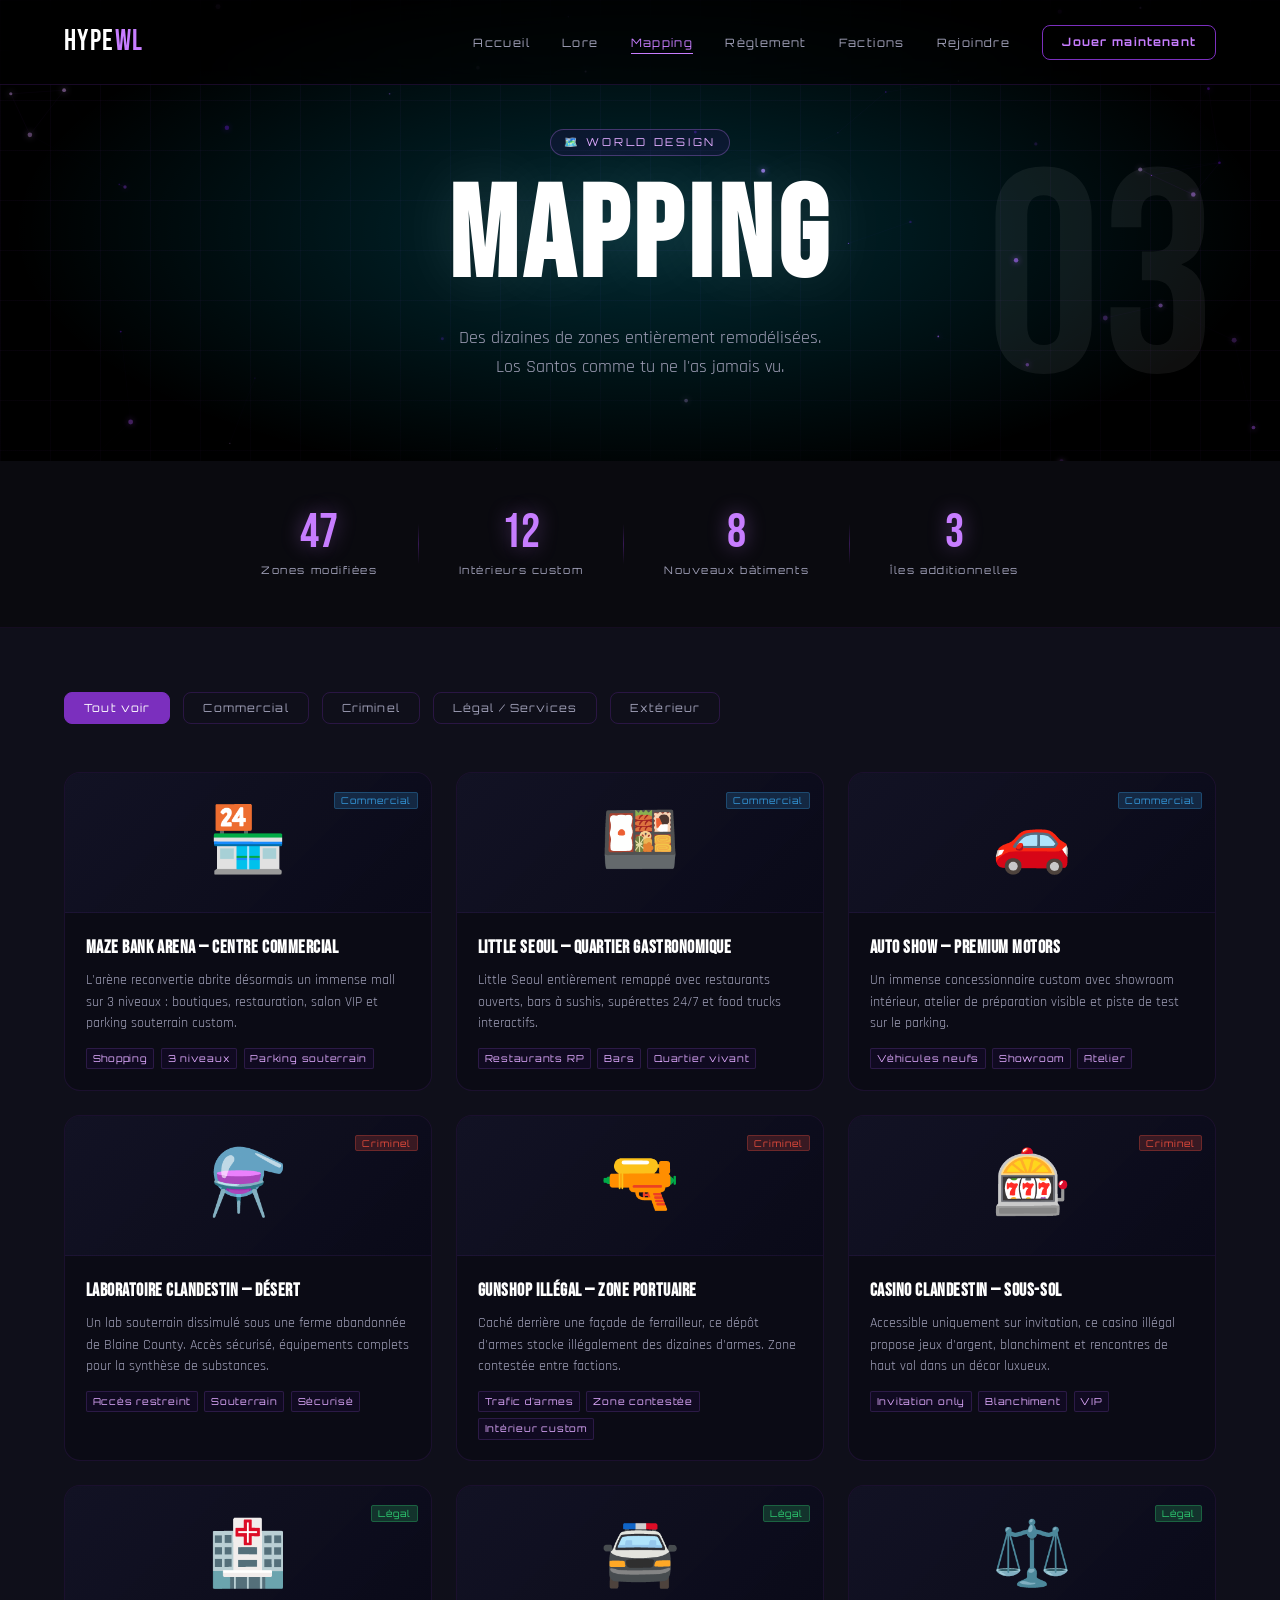
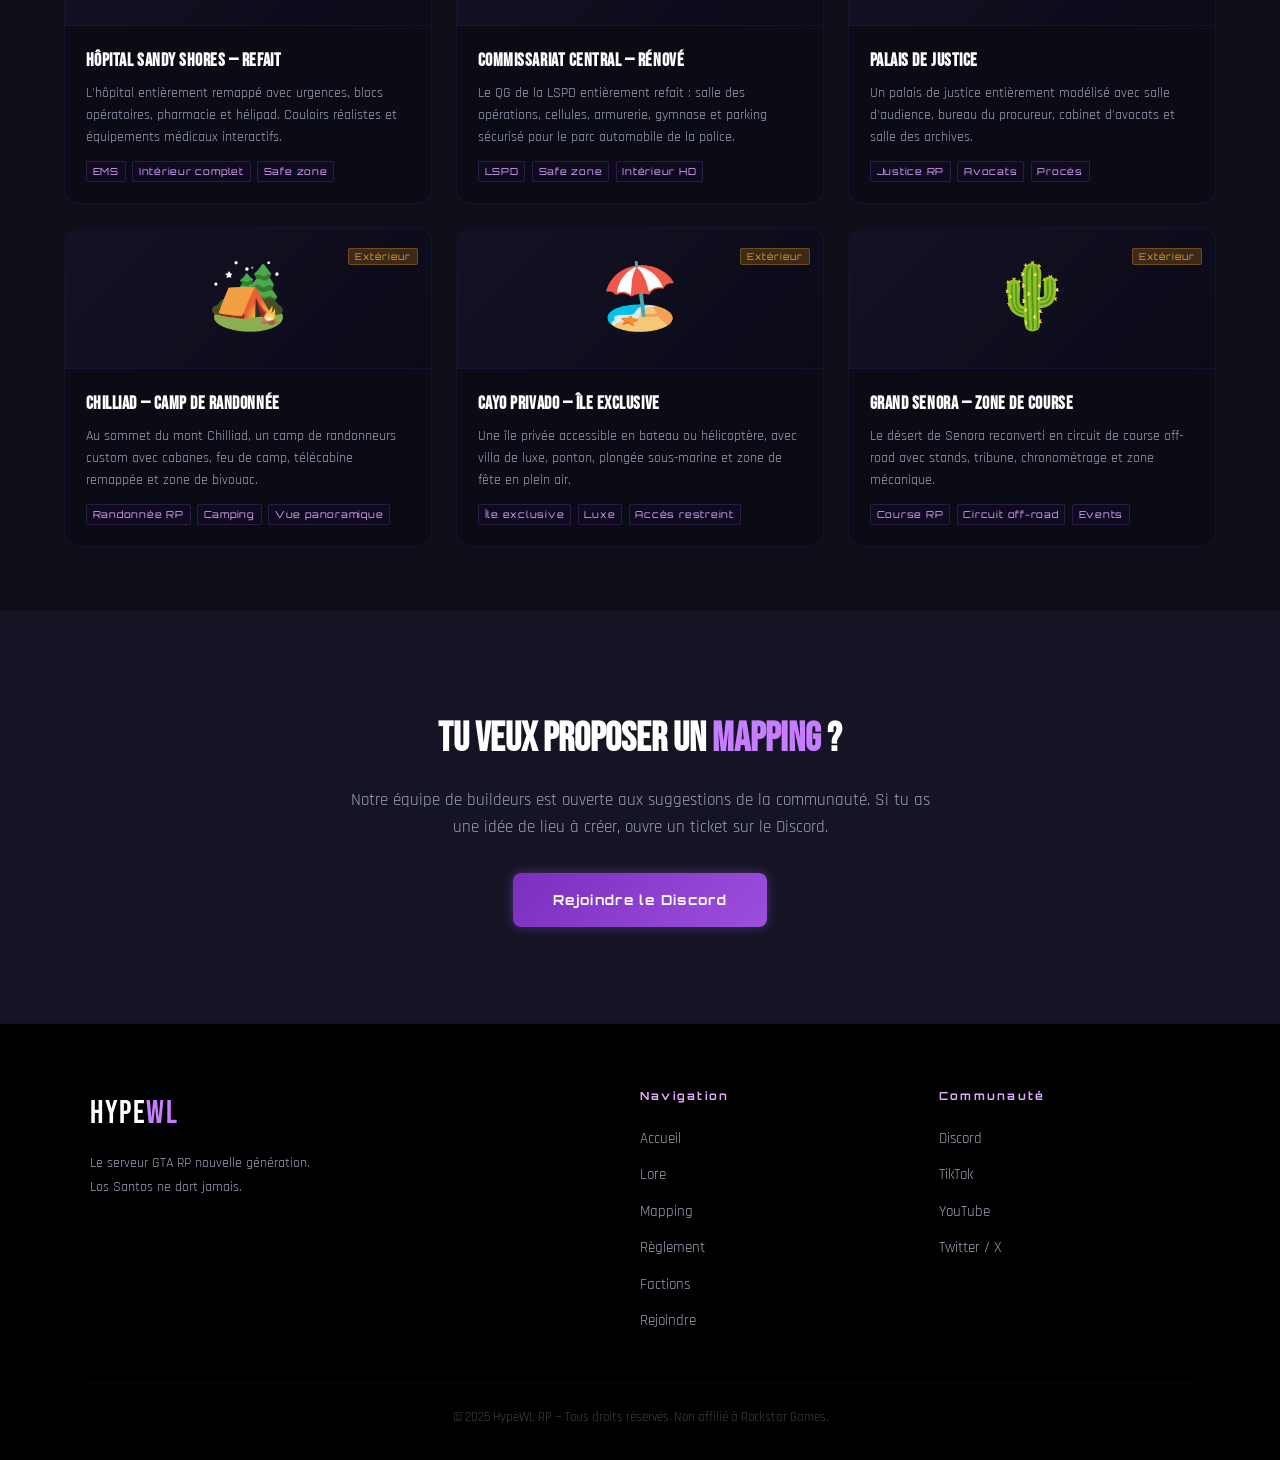
<file: mapping.html>
<!DOCTYPE html>
<html lang="fr">
<head>
  <meta charset="UTF-8" />
  <meta name="viewport" content="width=device-width, initial-scale=1.0" />
  <title>Mapping — HypeWL RP</title>
  <link rel="preconnect" href="https://fonts.googleapis.com" />
  <link rel="preconnect" href="https://fonts.gstatic.com" crossorigin />
  <link href="https://fonts.googleapis.com/css2?family=Bebas+Neue&family=Rajdhani:wght@400;600;700&family=Orbitron:wght@400;700;900&display=swap" rel="stylesheet" />
  <link rel="stylesheet" href="style.css" />
  <link rel="stylesheet" href="pages.css" />
</head>
<body>
  <canvas id="particles"></canvas>

  <nav class="navbar">
    <div class="nav-logo">
      <a href="index.html"><span class="logo-text">HYPE<span class="accent">WL</span></span></a>
    </div>
    <ul class="nav-links">
      <li><a href="index.html">Accueil</a></li>
      <li><a href="lore.html">Lore</a></li>
      <li><a href="mapping.html" class="active">Mapping</a></li>
      <li><a href="reglement.html">Règlement</a></li>
      <li><a href="factions.html">Factions</a></li>
      <li><a href="rejoindre.html">Rejoindre</a></li>
    </ul>
    <a href="rejoindre.html" class="nav-cta">Jouer maintenant</a>
    <button class="nav-toggle" id="navToggle">&#9776;</button>
  </nav>

  <!-- PAGE HERO -->
  <section class="page-hero">
    <div class="page-hero-bg" style="--accent-color: #00D4FF;"></div>
    <div class="page-hero-content">
      <span class="page-hero-tag">🗺️ WORLD DESIGN</span>
      <h1 class="page-hero-title">MAPPING</h1>
      <p class="page-hero-sub">Des dizaines de zones entièrement remodélisées.<br/>Los Santos comme tu ne l'as jamais vu.</p>
    </div>
    <div class="page-hero-deco">
      <span class="deco-num">03</span>
    </div>
  </section>

  <!-- STATS MAPPING -->
  <section class="mapping-stats-section">
    <div class="mapping-container">
      <div class="mapping-stats">
        <div class="mstat">
          <span class="mstat-num">47</span>
          <span class="mstat-label">Zones modifiées</span>
        </div>
        <div class="mstat-div"></div>
        <div class="mstat">
          <span class="mstat-num">12</span>
          <span class="mstat-label">Intérieurs custom</span>
        </div>
        <div class="mstat-div"></div>
        <div class="mstat">
          <span class="mstat-num">8</span>
          <span class="mstat-label">Nouveaux bâtiments</span>
        </div>
        <div class="mstat-div"></div>
        <div class="mstat">
          <span class="mstat-num">3</span>
          <span class="mstat-label">Îles additionnelles</span>
        </div>
      </div>
    </div>
  </section>

  <!-- FILTER -->
  <section class="mapping-main">
    <div class="mapping-container">
      <div class="mapping-filters">
        <button class="filter-btn active" data-filter="all">Tout voir</button>
        <button class="filter-btn" data-filter="commercial">Commercial</button>
        <button class="filter-btn" data-filter="criminel">Criminel</button>
        <button class="filter-btn" data-filter="legal">Légal / Services</button>
        <button class="filter-btn" data-filter="nature">Extérieur</button>
      </div>

      <div class="mapping-grid" id="mappingGrid">

        <!-- COMMERCIAL -->
        <div class="map-card" data-cat="commercial">
          <div class="map-card-visual">
            <div class="map-card-emoji">🏪</div>
            <div class="map-card-overlay">
              <span class="map-cat-badge commercial">Commercial</span>
            </div>
          </div>
          <div class="map-card-info">
            <h4>Maze Bank Arena — Centre commercial</h4>
            <p>L'arène reconvertie abrite désormais un immense mall sur 3 niveaux : boutiques, restauration, salon VIP et parking souterrain custom.</p>
            <div class="map-card-tags">
              <span>Shopping</span><span>3 niveaux</span><span>Parking souterrain</span>
            </div>
          </div>
        </div>

        <div class="map-card" data-cat="commercial">
          <div class="map-card-visual">
            <div class="map-card-emoji">🍱</div>
            <div class="map-card-overlay">
              <span class="map-cat-badge commercial">Commercial</span>
            </div>
          </div>
          <div class="map-card-info">
            <h4>Little Seoul — Quartier gastronomique</h4>
            <p>Little Seoul entièrement remappé avec restaurants ouverts, bars à sushis, supérettes 24/7 et food trucks interactifs.</p>
            <div class="map-card-tags">
              <span>Restaurants RP</span><span>Bars</span><span>Quartier vivant</span>
            </div>
          </div>
        </div>

        <div class="map-card" data-cat="commercial">
          <div class="map-card-visual">
            <div class="map-card-emoji">🚗</div>
            <div class="map-card-overlay">
              <span class="map-cat-badge commercial">Commercial</span>
            </div>
          </div>
          <div class="map-card-info">
            <h4>Auto Show — Premium Motors</h4>
            <p>Un immense concessionnaire custom avec showroom intérieur, atelier de préparation visible et piste de test sur le parking.</p>
            <div class="map-card-tags">
              <span>Véhicules neufs</span><span>Showroom</span><span>Atelier</span>
            </div>
          </div>
        </div>

        <!-- CRIMINEL -->
        <div class="map-card" data-cat="criminel">
          <div class="map-card-visual">
            <div class="map-card-emoji">⚗️</div>
            <div class="map-card-overlay">
              <span class="map-cat-badge criminel">Criminel</span>
            </div>
          </div>
          <div class="map-card-info">
            <h4>Laboratoire clandestin — Désert</h4>
            <p>Un lab souterrain dissimulé sous une ferme abandonnée de Blaine County. Accès sécurisé, équipements complets pour la synthèse de substances.</p>
            <div class="map-card-tags">
              <span>Accès restreint</span><span>Souterrain</span><span>Sécurisé</span>
            </div>
          </div>
        </div>

        <div class="map-card" data-cat="criminel">
          <div class="map-card-visual">
            <div class="map-card-emoji">🔫</div>
            <div class="map-card-overlay">
              <span class="map-cat-badge criminel">Criminel</span>
            </div>
          </div>
          <div class="map-card-info">
            <h4>Gunshop illégal — Zone portuaire</h4>
            <p>Caché derrière une façade de ferrailleur, ce dépôt d'armes stocke illégalement des dizaines d'armes. Zone contestée entre factions.</p>
            <div class="map-card-tags">
              <span>Trafic d'armes</span><span>Zone contestée</span><span>Intérieur custom</span>
            </div>
          </div>
        </div>

        <div class="map-card" data-cat="criminel">
          <div class="map-card-visual">
            <div class="map-card-emoji">🎰</div>
            <div class="map-card-overlay">
              <span class="map-cat-badge criminel">Criminel</span>
            </div>
          </div>
          <div class="map-card-info">
            <h4>Casino clandestin — Sous-sol</h4>
            <p>Accessible uniquement sur invitation, ce casino illégal propose jeux d'argent, blanchiment et rencontres de haut vol dans un décor luxueux.</p>
            <div class="map-card-tags">
              <span>Invitation only</span><span>Blanchiment</span><span>VIP</span>
            </div>
          </div>
        </div>

        <!-- LÉGAL -->
        <div class="map-card" data-cat="legal">
          <div class="map-card-visual">
            <div class="map-card-emoji">🏥</div>
            <div class="map-card-overlay">
              <span class="map-cat-badge legal">Légal</span>
            </div>
          </div>
          <div class="map-card-info">
            <h4>Hôpital Sandy Shores — Refait</h4>
            <p>L'hôpital entièrement remappé avec urgences, blocs opératoires, pharmacie et hélipad. Couloirs réalistes et équipements médicaux interactifs.</p>
            <div class="map-card-tags">
              <span>EMS</span><span>Intérieur complet</span><span>Safe zone</span>
            </div>
          </div>
        </div>

        <div class="map-card" data-cat="legal">
          <div class="map-card-visual">
            <div class="map-card-emoji">🚔</div>
            <div class="map-card-overlay">
              <span class="map-cat-badge legal">Légal</span>
            </div>
          </div>
          <div class="map-card-info">
            <h4>Commissariat central — Rénové</h4>
            <p>Le QG de la LSPD entièrement refait : salle des opérations, cellules, armurerie, gymnase et parking sécurisé pour le parc automobile de la police.</p>
            <div class="map-card-tags">
              <span>LSPD</span><span>Safe zone</span><span>Intérieur HD</span>
            </div>
          </div>
        </div>

        <div class="map-card" data-cat="legal">
          <div class="map-card-visual">
            <div class="map-card-emoji">⚖️</div>
            <div class="map-card-overlay">
              <span class="map-cat-badge legal">Légal</span>
            </div>
          </div>
          <div class="map-card-info">
            <h4>Palais de justice</h4>
            <p>Un palais de justice entièrement modélisé avec salle d'audience, bureau du procureur, cabinet d'avocats et salle des archives.</p>
            <div class="map-card-tags">
              <span>Justice RP</span><span>Avocats</span><span>Procès</span>
            </div>
          </div>
        </div>

        <!-- NATURE -->
        <div class="map-card" data-cat="nature">
          <div class="map-card-visual">
            <div class="map-card-emoji">🏕️</div>
            <div class="map-card-overlay">
              <span class="map-cat-badge nature">Extérieur</span>
            </div>
          </div>
          <div class="map-card-info">
            <h4>Chilliad — Camp de randonnée</h4>
            <p>Au sommet du mont Chilliad, un camp de randonneurs custom avec cabanes, feu de camp, télécabine remappée et zone de bivouac.</p>
            <div class="map-card-tags">
              <span>Randonnée RP</span><span>Camping</span><span>Vue panoramique</span>
            </div>
          </div>
        </div>

        <div class="map-card" data-cat="nature">
          <div class="map-card-visual">
            <div class="map-card-emoji">🏖️</div>
            <div class="map-card-overlay">
              <span class="map-cat-badge nature">Extérieur</span>
            </div>
          </div>
          <div class="map-card-info">
            <h4>Cayo Privado — Île exclusive</h4>
            <p>Une île privée accessible en bateau ou hélicoptère, avec villa de luxe, ponton, plongée sous-marine et zone de fête en plein air.</p>
            <div class="map-card-tags">
              <span>Île exclusive</span><span>Luxe</span><span>Accès restreint</span>
            </div>
          </div>
        </div>

        <div class="map-card" data-cat="nature">
          <div class="map-card-visual">
            <div class="map-card-emoji">🌵</div>
            <div class="map-card-overlay">
              <span class="map-cat-badge nature">Extérieur</span>
            </div>
          </div>
          <div class="map-card-info">
            <h4>Grand Senora — Zone de course</h4>
            <p>Le désert de Senora reconverti en circuit de course off-road avec stands, tribune, chronométrage et zone mécanique.</p>
            <div class="map-card-tags">
              <span>Course RP</span><span>Circuit off-road</span><span>Events</span>
            </div>
          </div>
        </div>

      </div>
    </div>
  </section>

  <!-- CTA -->
  <section class="mapping-cta">
    <div class="mapping-container">
      <div class="mapping-cta-inner">
        <h2>Tu veux proposer un <span class="accent">mapping</span> ?</h2>
        <p>Notre équipe de buildeurs est ouverte aux suggestions de la communauté. Si tu as une idée de lieu à créer, ouvre un ticket sur le Discord.</p>
        <a href="https://discord.gg/zHMr8frn9m" target="_blank" rel="noopener" class="btn btn-primary btn-large">Rejoindre le Discord</a>
      </div>
    </div>
  </section>

  <footer class="footer">
    <div class="footer-inner">
      <div class="footer-logo">
        <span class="logo-text">HYPE<span class="accent">WL</span></span>
        <p>Le serveur GTA RP nouvelle génération.<br/>Los Santos ne dort jamais.</p>
      </div>
      <div class="footer-links">
        <h5>Navigation</h5>
        <ul>
          <li><a href="index.html">Accueil</a></li>
          <li><a href="lore.html">Lore</a></li>
          <li><a href="mapping.html">Mapping</a></li>
          <li><a href="reglement.html">Règlement</a></li>
          <li><a href="factions.html">Factions</a></li>
          <li><a href="rejoindre.html">Rejoindre</a></li>
        </ul>
      </div>
      <div class="footer-links">
        <h5>Communauté</h5>
        <ul>
          <li><a href="https://discord.gg/zHMr8frn9m" target="_blank" rel="noopener">Discord</a></li>
          <li><a href="#">TikTok</a></li>
          <li><a href="#">YouTube</a></li>
          <li><a href="#">Twitter / X</a></li>
        </ul>
      </div>
    </div>
    <div class="footer-bottom">
      <p>© 2025 HypeWL RP — Tous droits réservés. Non affilié à Rockstar Games.</p>
    </div>
  </footer>

  <script src="main.js"></script>
  <script src="mapping.js"></script>
</body>
</html>
</file>
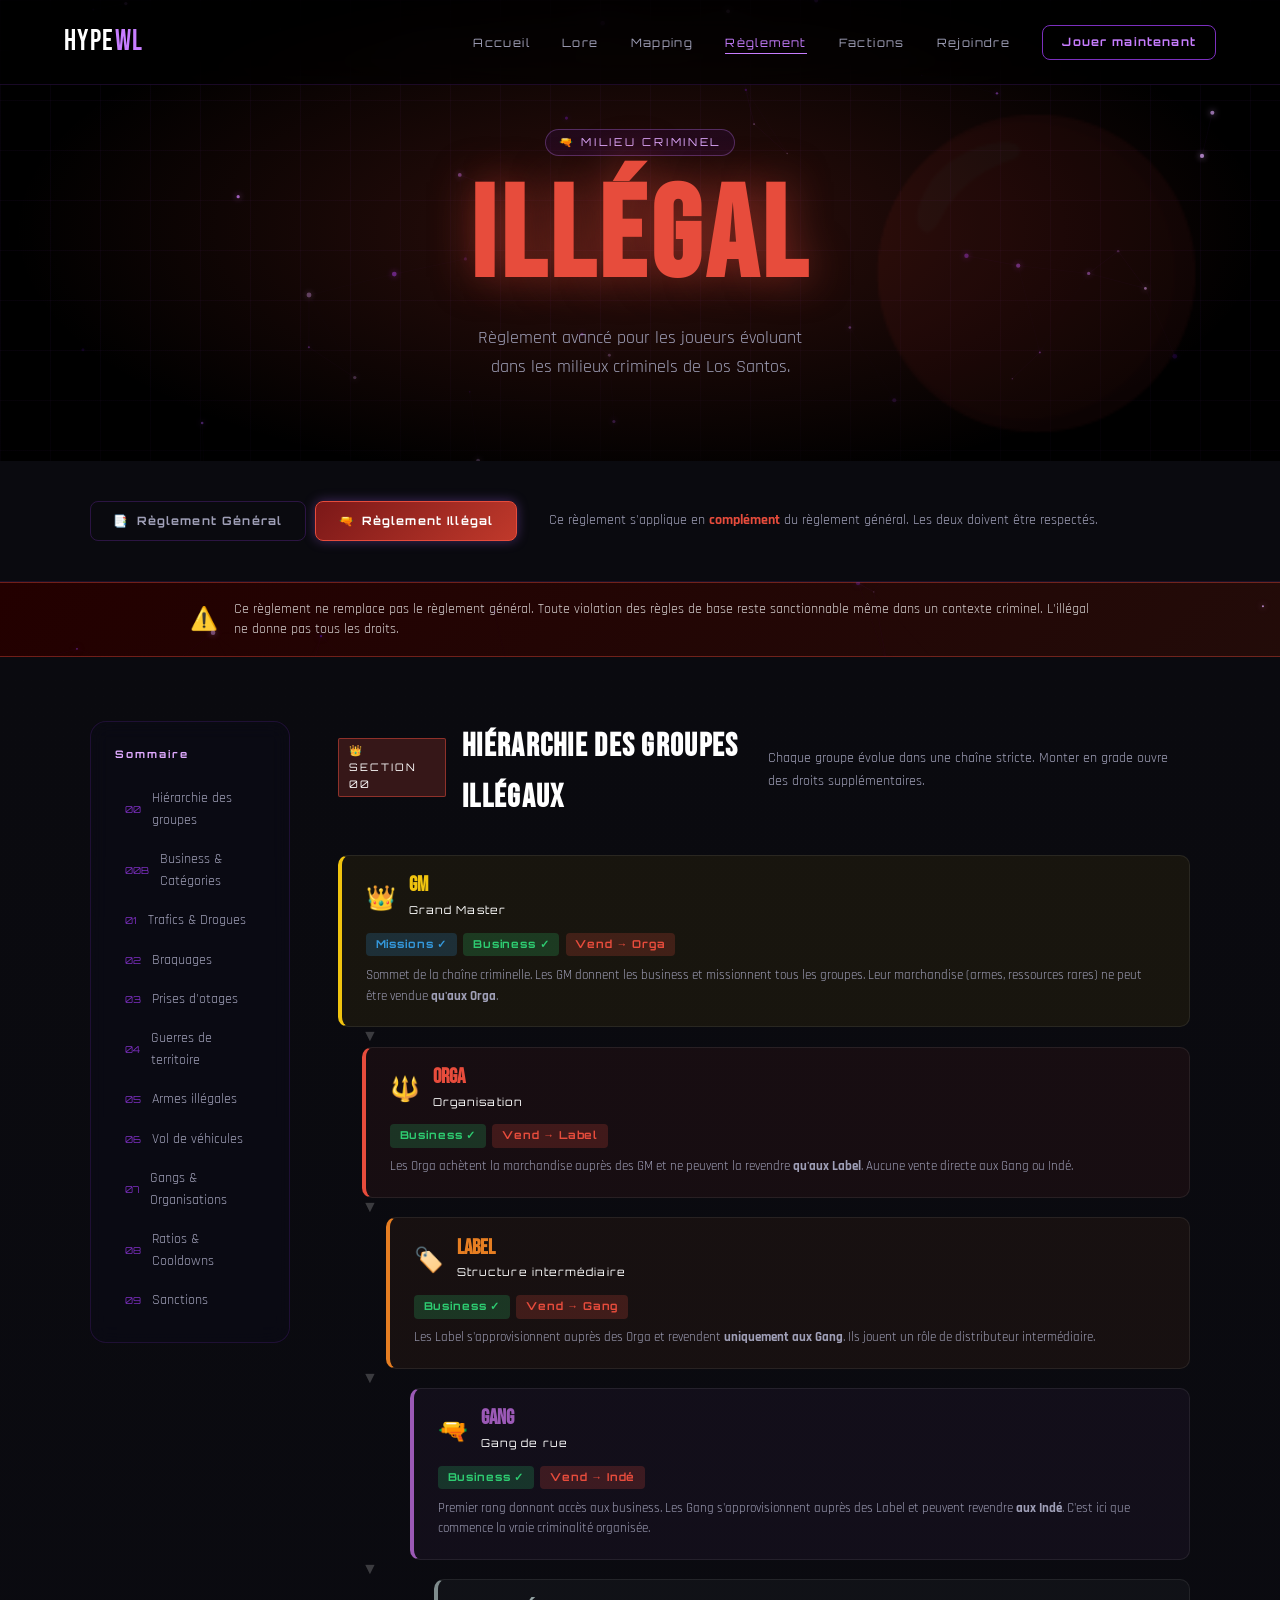
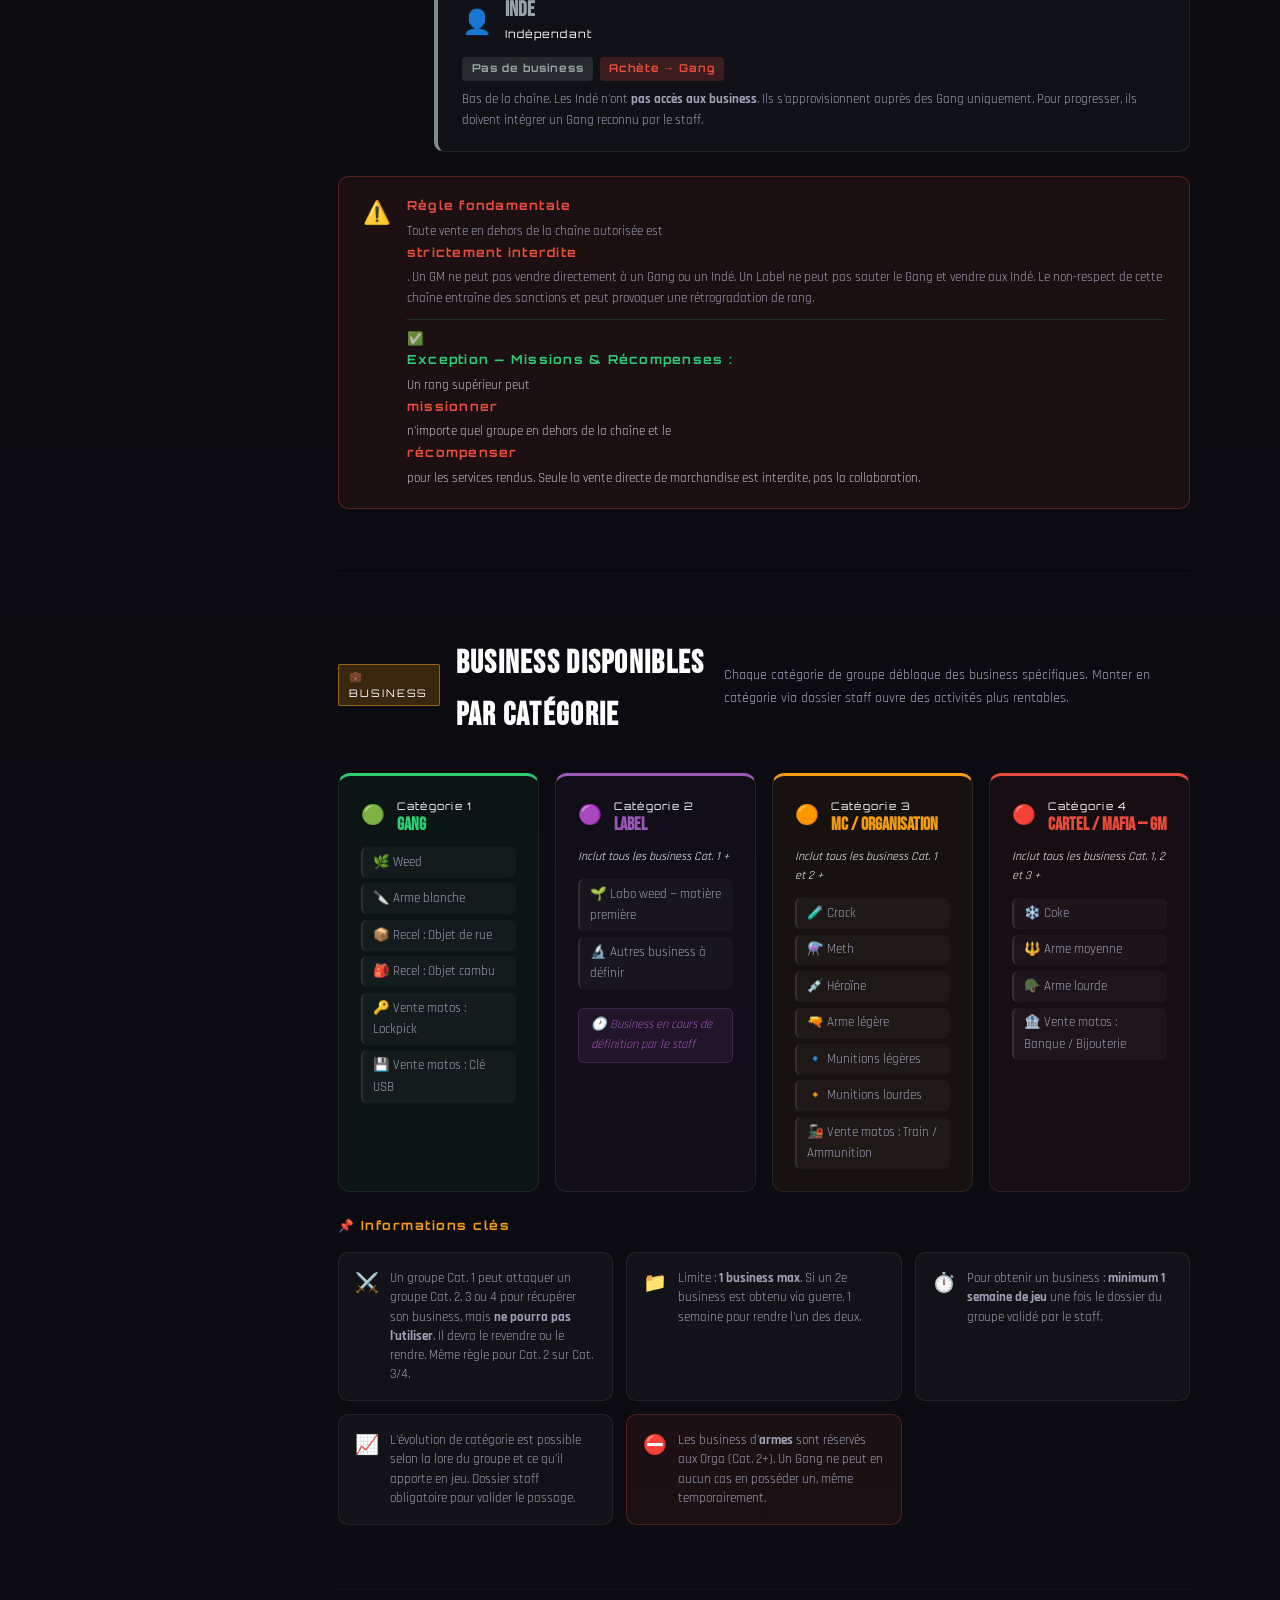
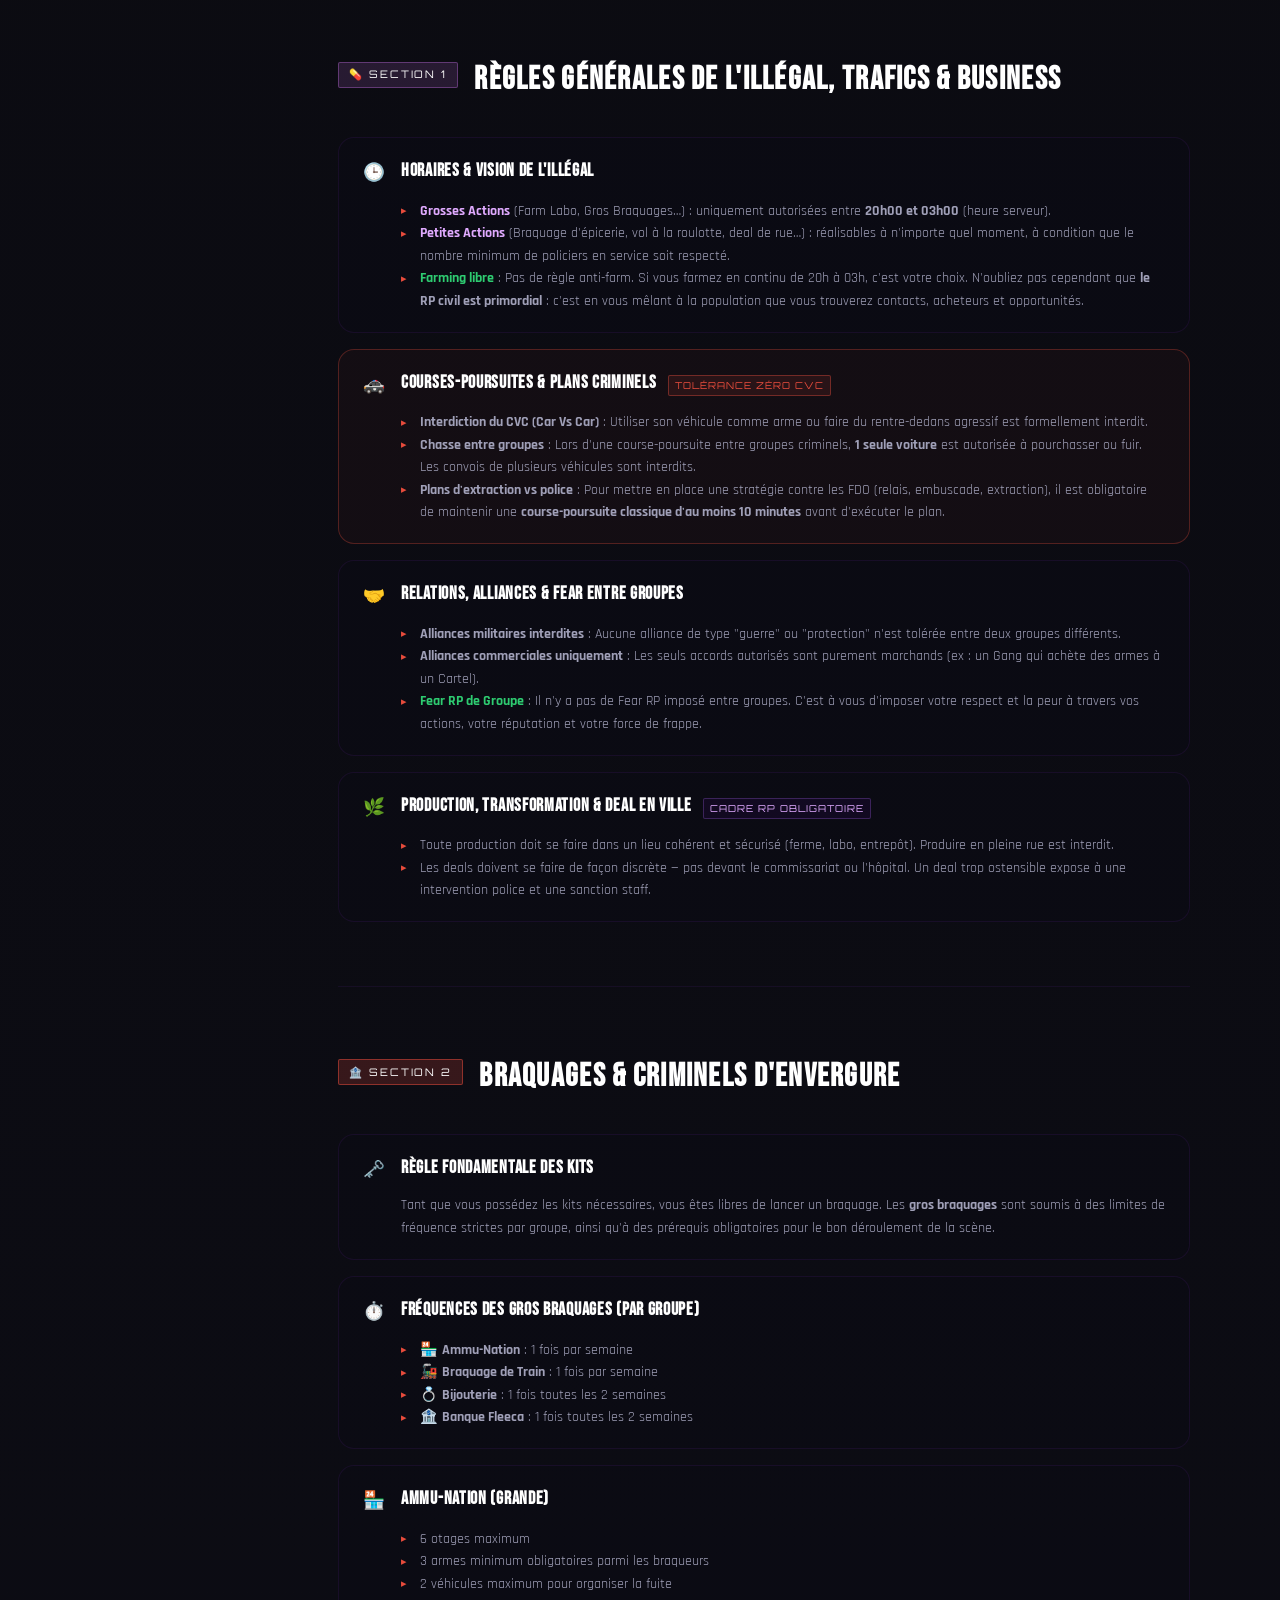
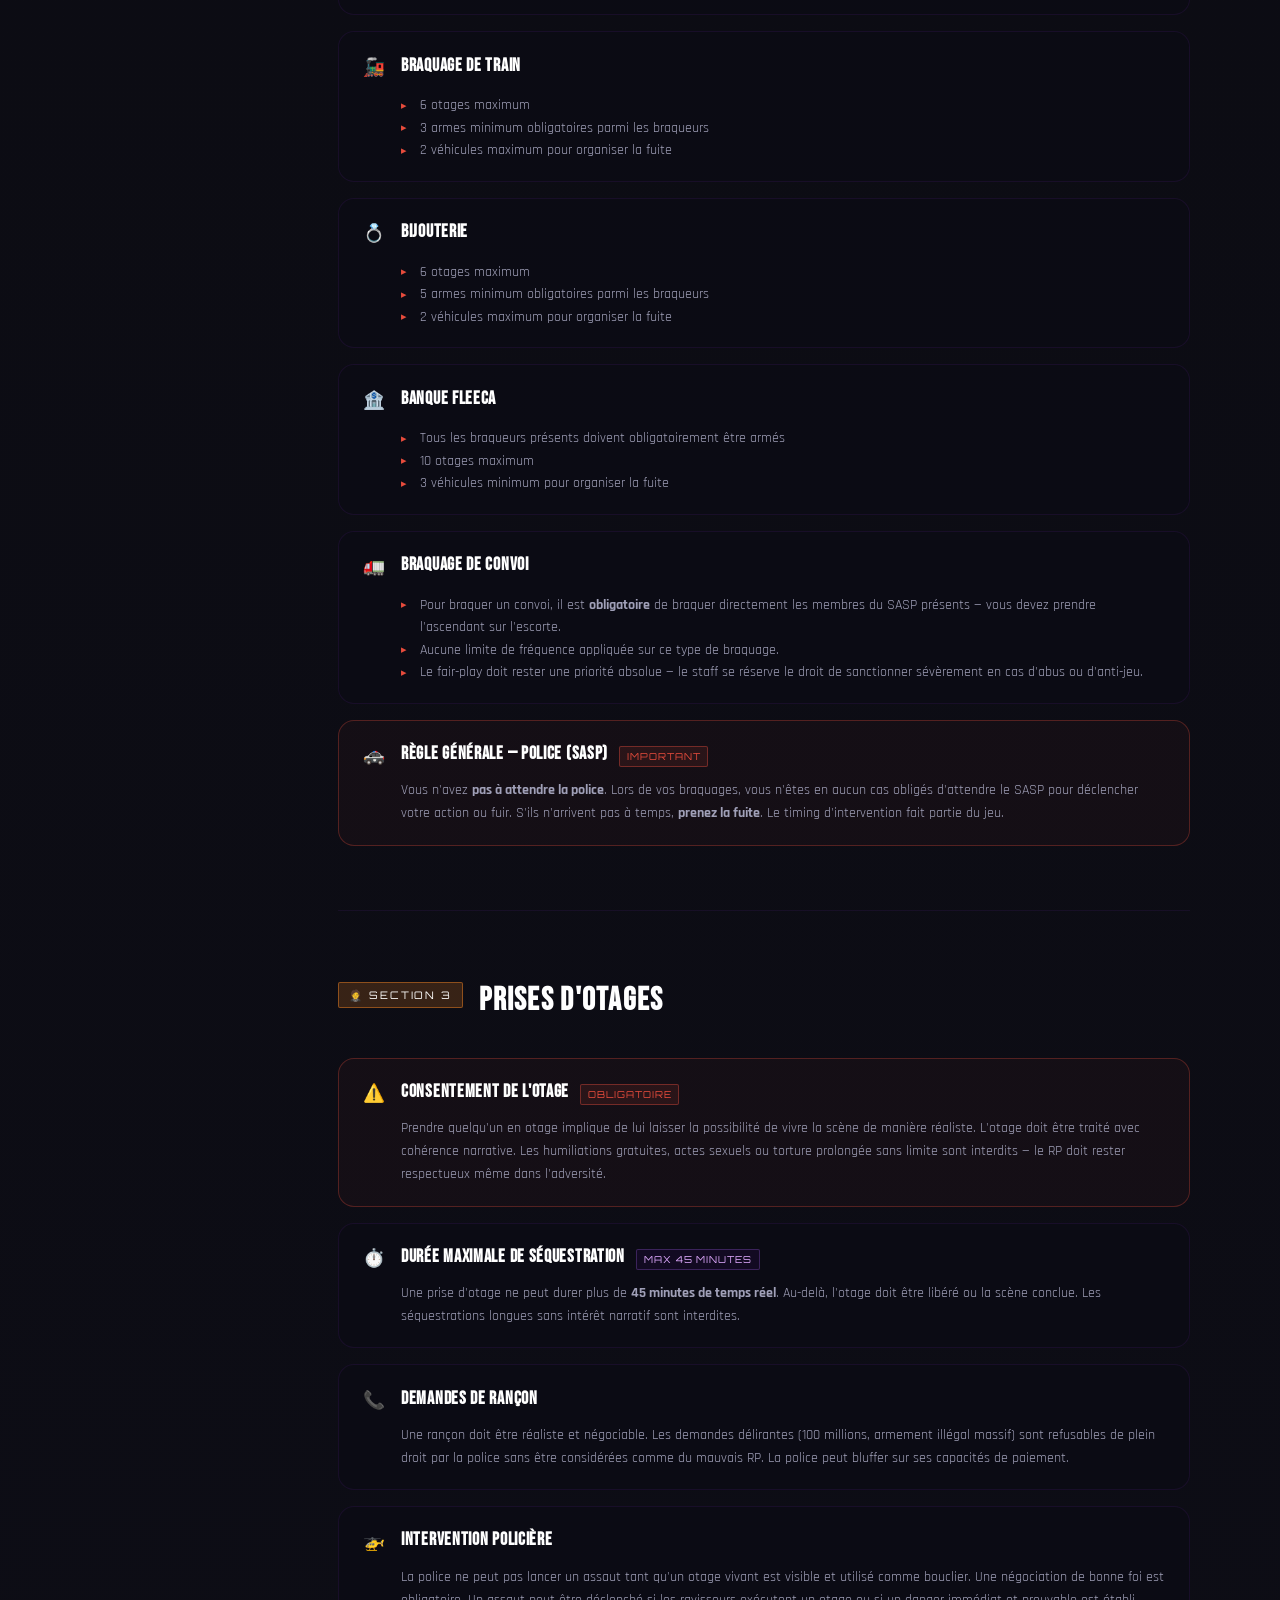
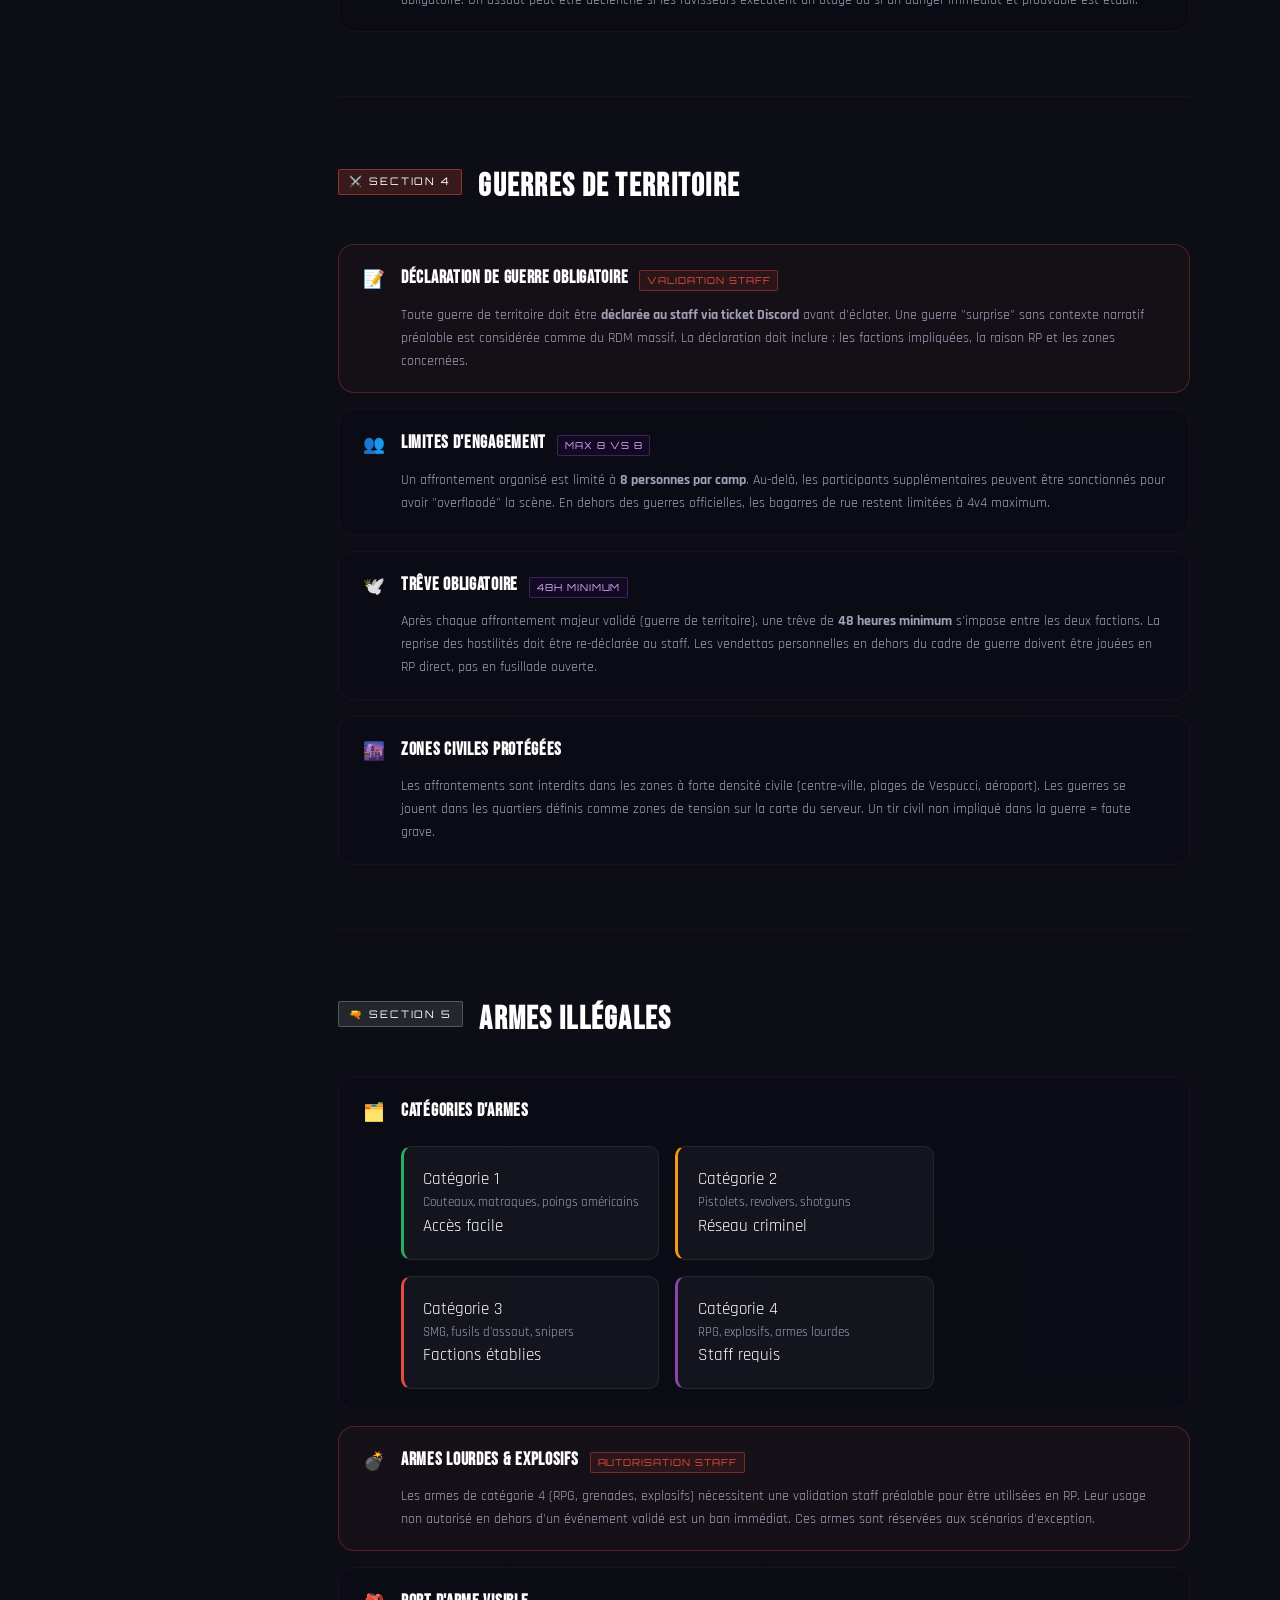
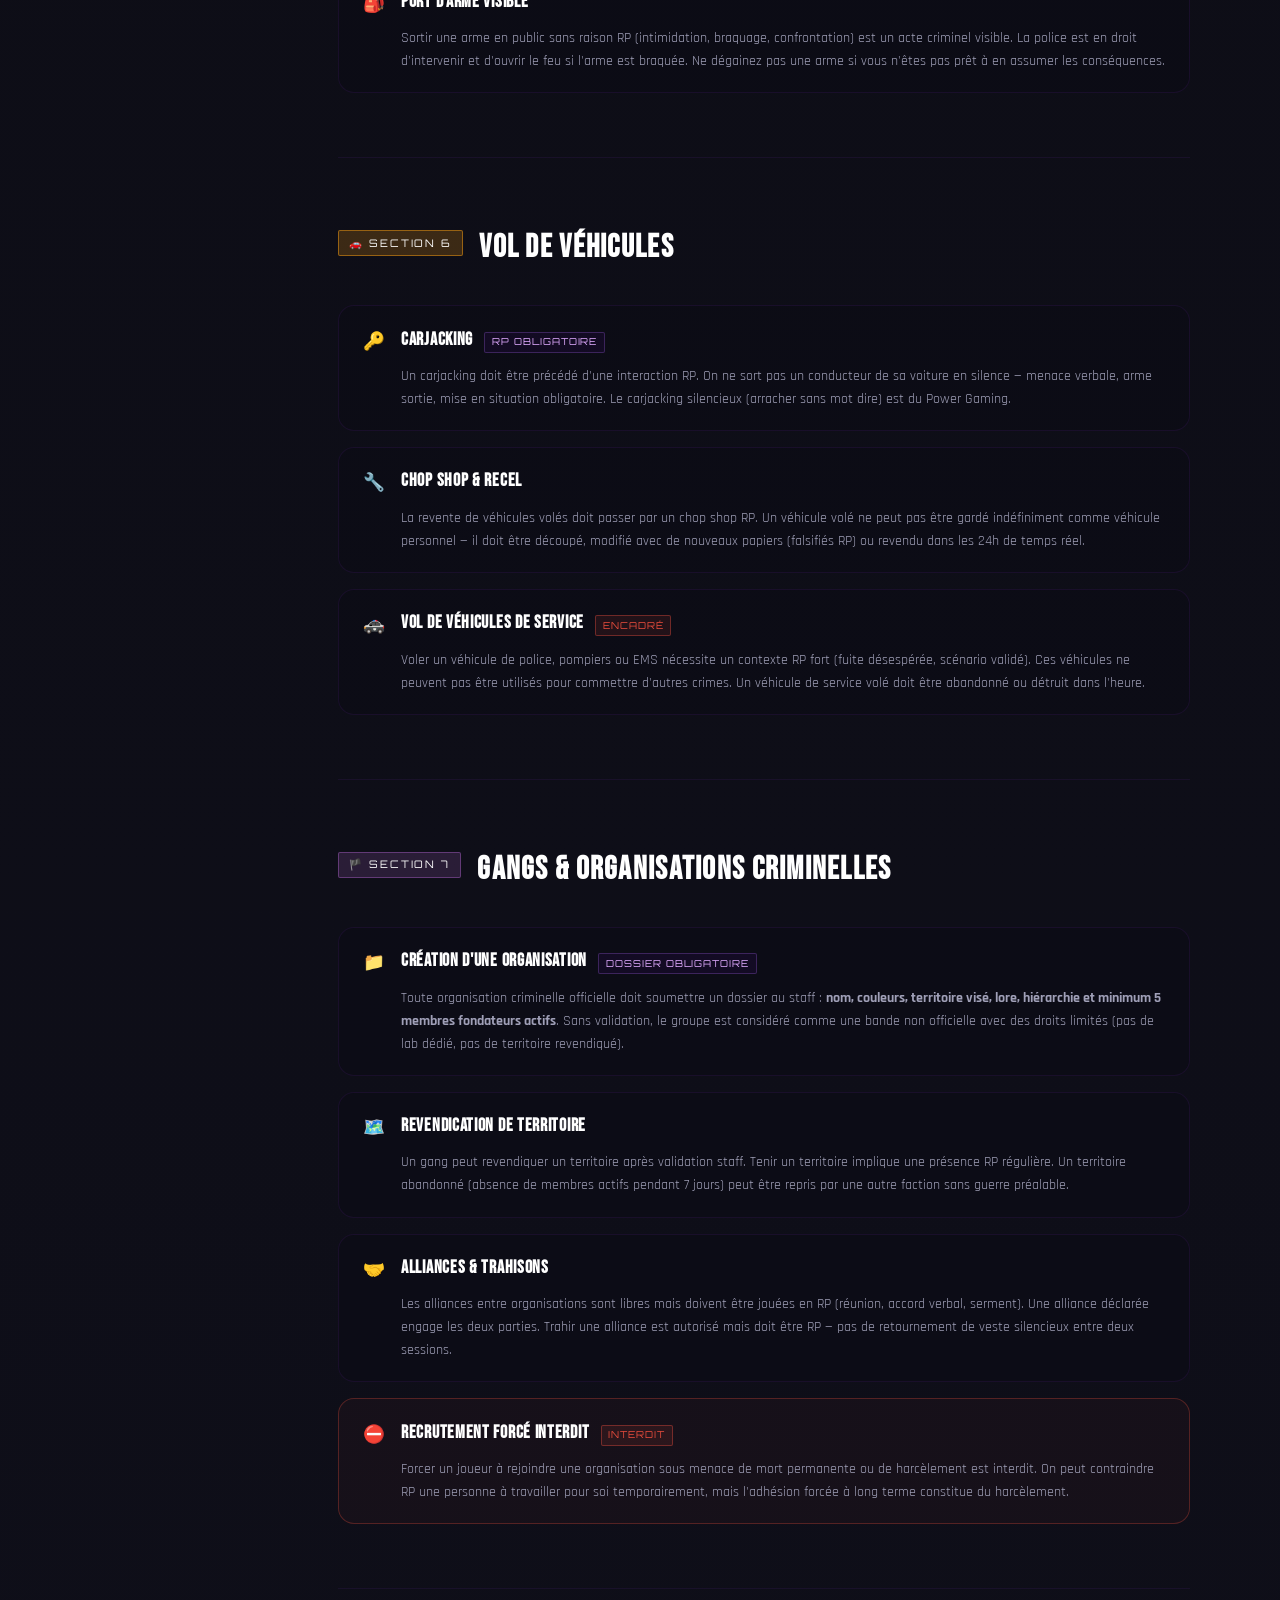
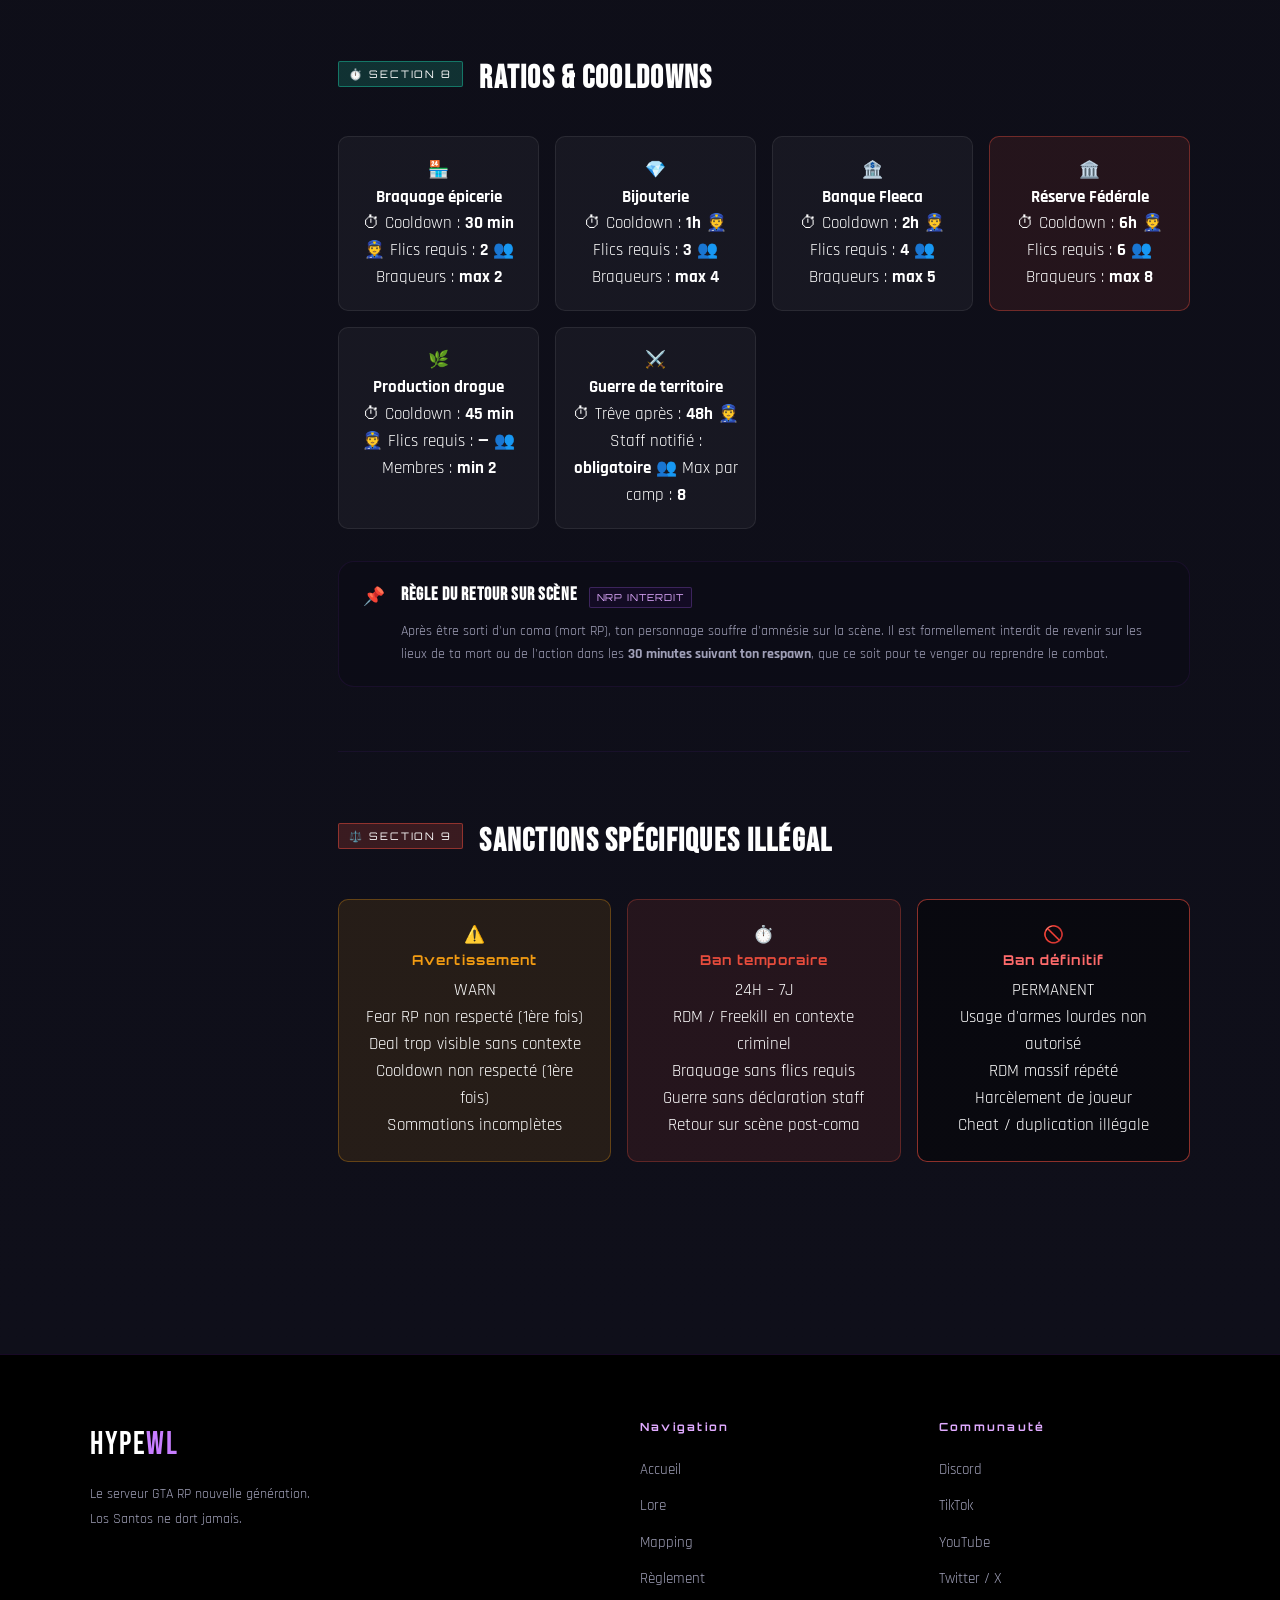
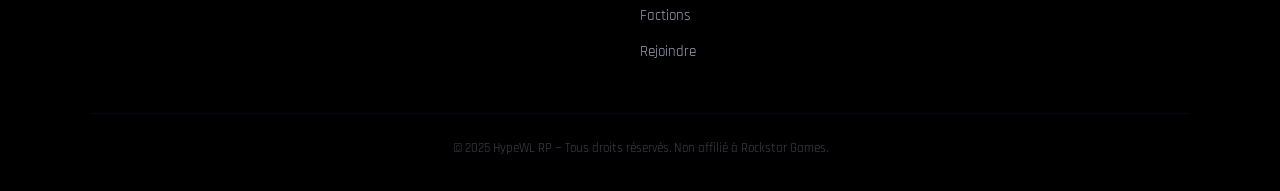
<file: reglement-illegal.html>
<!DOCTYPE html>
<html lang="fr">
<head>
  <meta charset="UTF-8" />
  <meta name="viewport" content="width=device-width, initial-scale=1.0" />
  <title>Règlement Illégal — HypeWL RP</title>
  <link rel="preconnect" href="https://fonts.googleapis.com" />
  <link rel="preconnect" href="https://fonts.gstatic.com" crossorigin />
  <link href="https://fonts.googleapis.com/css2?family=Bebas+Neue&family=Rajdhani:wght@400;600;700&family=Orbitron:wght@400;700;900&display=swap" rel="stylesheet" />
  <link rel="stylesheet" href="style.css" />
  <link rel="stylesheet" href="pages.css" />
</head>
<body>
  <canvas id="particles"></canvas>

  <nav class="navbar">
    <div class="nav-logo">
      <a href="index.html"><span class="logo-text">HYPE<span class="accent">WL</span></span></a>
    </div>
    <ul class="nav-links">
      <li><a href="index.html">Accueil</a></li>
      <li><a href="lore.html">Lore</a></li>
      <li><a href="mapping.html">Mapping</a></li>
      <li><a href="reglement.html" class="active">Règlement</a></li>
      <li><a href="factions.html">Factions</a></li>
      <li><a href="rejoindre.html">Rejoindre</a></li>
    </ul>
    <a href="rejoindre.html" class="nav-cta">Jouer maintenant</a>
    <button class="nav-toggle" id="navToggle">&#9776;</button>
  </nav>

  <!-- PAGE HERO -->
  <section class="page-hero">
    <div class="page-hero-bg" style="--accent-color: #E74C3C;"></div>
    <div class="page-hero-content">
      <span class="page-hero-tag">🔫 MILIEU CRIMINEL</span>
      <h1 class="page-hero-title" style="color: #E74C3C; text-shadow: 0 0 40px rgba(231,76,60,0.5);">ILLÉGAL</h1>
      <p class="page-hero-sub">Règlement avancé pour les joueurs évoluant<br/>dans les milieux criminels de Los Santos.</p>
    </div>
    <div class="page-hero-deco"><span class="deco-num">🔴</span></div>
  </section>

  <!-- SWITCH -->
  <section class="regl-switch-section">
    <div class="regl-switch-container">
      <div class="regl-type-switcher">
        <a href="reglement.html" class="regl-switch-btn">
          <span>📑</span> Règlement Général
        </a>
        <a href="reglement-illegal.html" class="regl-switch-btn active" style="background: linear-gradient(135deg, #7B1818, #C0392B); border-color: #E74C3C;">
          <span>🔫</span> Règlement Illégal
        </a>
      </div>
      <p class="regl-switch-desc">Ce règlement s'applique en <strong style="color:#E74C3C;">complément</strong> du règlement général. Les deux doivent être respectés.</p>
    </div>
  </section>

  <!-- AVERTISSEMENT -->
  <div class="illegal-warning">
    <div class="illegal-warning-inner">
      <span>⚠️</span>
      <p>Ce règlement ne remplace pas le règlement général. Toute violation des règles de base reste sanctionnable même dans un contexte criminel. L'illégal ne donne pas tous les droits.</p>
    </div>
  </div>

  <!-- CONTENU -->
  <section class="regl-main-section">
    <div class="regl-layout">

      <!-- TOC -->
      <div class="regl-toc">
        <h3 class="toc-title">Sommaire</h3>
        <ul class="toc-list">
          <li><a href="#hierarchie"><span>00</span> Hiérarchie des groupes</a></li>
          <li><a href="#business"><span>00B</span> Business & Catégories</a></li>
          <li><a href="#trafics"><span>01</span> Trafics & Drogues</a></li>
          <li><a href="#braquages"><span>02</span> Braquages</a></li>
          <li><a href="#prises-otages"><span>03</span> Prises d'otages</a></li>
          <li><a href="#guerres"><span>04</span> Guerres de territoire</a></li>
          <li><a href="#armes"><span>05</span> Armes illégales</a></li>
          <li><a href="#voitures"><span>06</span> Vol de véhicules</a></li>
          <li><a href="#gangs"><span>07</span> Gangs & Organisations</a></li>
          <li><a href="#ratios"><span>08</span> Ratios & Cooldowns</a></li>
          <li><a href="#sanctions"><span>09</span> Sanctions</a></li>
        </ul>
      </div>

      <div class="regl-content">

        <!-- 00 HIÉRARCHIE -->
        <div class="regl-section" id="hierarchie">
          <div class="regl-section-header">
            <div class="regl-section-badge" style="--badge-color: #E74C3C;">👑 SECTION 00</div>
            <h2>Hiérarchie des groupes illégaux</h2>
            <p class="regl-section-sub">Chaque groupe évolue dans une chaîne stricte. Monter en grade ouvre des droits supplémentaires.</p>
          </div>

          <!-- PYRAMIDE -->
          <div class="hier-pyramid">

            <div class="hier-tier tier-gm">
              <div class="hier-tier-label">
                <span class="hier-rank">👑</span>
                <div>
                  <strong>GM</strong>
                  <span class="hier-rank-sub">Grand Master</span>
                </div>
              </div>
              <div class="hier-tier-rights">
                <span class="hier-tag hier-tag-mission">Missions ✓</span>
                <span class="hier-tag hier-tag-business">Business ✓</span>
                <span class="hier-tag hier-tag-sell">Vend → Orga</span>
              </div>
              <p class="hier-tier-desc">Sommet de la chaîne criminelle. Les GM donnent les business et missionnent tous les groupes. Leur marchandise (armes, ressources rares) ne peut être vendue <strong>qu'aux Orga</strong>.</p>
            </div>

            <div class="hier-arrow">▼</div>

            <div class="hier-tier tier-orga">
              <div class="hier-tier-label">
                <span class="hier-rank">🔱</span>
                <div>
                  <strong>Orga</strong>
                  <span class="hier-rank-sub">Organisation</span>
                </div>
              </div>
              <div class="hier-tier-rights">
                <span class="hier-tag hier-tag-business">Business ✓</span>
                <span class="hier-tag hier-tag-sell">Vend → Label</span>
              </div>
              <p class="hier-tier-desc">Les Orga achètent la marchandise auprès des GM et ne peuvent la revendre <strong>qu'aux Label</strong>. Aucune vente directe aux Gang ou Indé.</p>
            </div>

            <div class="hier-arrow">▼</div>

            <div class="hier-tier tier-label">
              <div class="hier-tier-label">
                <span class="hier-rank">🏷️</span>
                <div>
                  <strong>Label</strong>
                  <span class="hier-rank-sub">Structure intermédiaire</span>
                </div>
              </div>
              <div class="hier-tier-rights">
                <span class="hier-tag hier-tag-business">Business ✓</span>
                <span class="hier-tag hier-tag-sell">Vend → Gang</span>
              </div>
              <p class="hier-tier-desc">Les Label s'approvisionnent auprès des Orga et revendent <strong>uniquement aux Gang</strong>. Ils jouent un rôle de distributeur intermédiaire.</p>
            </div>

            <div class="hier-arrow">▼</div>

            <div class="hier-tier tier-gang">
              <div class="hier-tier-label">
                <span class="hier-rank">🔫</span>
                <div>
                  <strong>Gang</strong>
                  <span class="hier-rank-sub">Gang de rue</span>
                </div>
              </div>
              <div class="hier-tier-rights">
                <span class="hier-tag hier-tag-business">Business ✓</span>
                <span class="hier-tag hier-tag-sell">Vend → Indé</span>
              </div>
              <p class="hier-tier-desc">Premier rang donnant accès aux business. Les Gang s'approvisionnent auprès des Label et peuvent revendre <strong>aux Indé</strong>. C'est ici que commence la vraie criminalité organisée.</p>
            </div>

            <div class="hier-arrow">▼</div>

            <div class="hier-tier tier-inde">
              <div class="hier-tier-label">
                <span class="hier-rank">👤</span>
                <div>
                  <strong>Indé</strong>
                  <span class="hier-rank-sub">Indépendant</span>
                </div>
              </div>
              <div class="hier-tier-rights">
                <span class="hier-tag hier-tag-locked">Pas de business</span>
                <span class="hier-tag hier-tag-sell">Achète → Gang</span>
              </div>
              <p class="hier-tier-desc">Bas de la chaîne. Les Indé n'ont <strong>pas accès aux business</strong>. Ils s'approvisionnent auprès des Gang uniquement. Pour progresser, ils doivent intégrer un Gang reconnu par le staff.</p>
            </div>

          </div>

          <!-- RÈGLE BUSINESS -->
          <div class="hier-rule-box">
            <span class="hier-rule-icon">⚠️</span>
            <div>
              <strong>Règle fondamentale</strong>
              <p>Toute vente en dehors de la chaîne autorisée est <strong>strictement interdite</strong>. Un GM ne peut pas vendre directement à un Gang ou un Indé. Un Label ne peut pas sauter le Gang et vendre aux Indé. Le non-respect de cette chaîne entraîne des sanctions et peut provoquer une rétrogradation de rang.</p>
              <p style="margin-top:0.6rem; padding-top:0.6rem; border-top:1px solid rgba(46,204,113,0.2); color:rgba(255,255,255,0.75);">✅ <strong style="color:#2ECC71;">Exception — Missions & Récompenses :</strong> Un rang supérieur peut <strong>missionner</strong> n'importe quel groupe en dehors de la chaîne et le <strong>récompenser</strong> pour les services rendus. Seule la vente directe de marchandise est interdite, pas la collaboration.</p>
            </div>
          </div>

        </div>

        <!-- 00B BUSINESS -->
        <div class="regl-section" id="business">
          <div class="regl-section-header">
            <div class="regl-section-badge" style="--badge-color: #F39C12;">💼 BUSINESS</div>
            <h2>Business disponibles par catégorie</h2>
            <p class="regl-section-sub">Chaque catégorie de groupe débloque des business spécifiques. Monter en catégorie via dossier staff ouvre des activités plus rentables.</p>
          </div>

          <!-- GRILLE 4 CATÉGORIES -->
          <div class="biz-grid biz-grid-4">

            <div class="biz-cat cat1">
              <div class="biz-cat-header">
                <span class="biz-cat-icon">🟢</span>
                <div>
                  <span class="biz-cat-num">Catégorie 1</span>
                  <strong>Gang</strong>
                </div>
              </div>
              <ul class="biz-list">
                <li>🌿 Weed</li>
                <li>🔪 Arme blanche</li>
                <li>📦 Recel : Objet de rue</li>
                <li>🎒 Recel : Objet cambu</li>
                <li>🔑 Vente matos : Lockpick</li>
                <li>💾 Vente matos : Clé USB</li>
              </ul>
            </div>

            <div class="biz-cat cat-label">
              <div class="biz-cat-header">
                <span class="biz-cat-icon">🟣</span>
                <div>
                  <span class="biz-cat-num">Catégorie 2</span>
                  <strong>Label</strong>
                </div>
              </div>
              <p class="biz-cat-note">Inclut tous les business Cat. 1 +</p>
              <ul class="biz-list">
                <li>🌱 Labo weed — matière première</li>
                <li>🔬 Autres business à définir</li>
              </ul>
              <div class="biz-coming-soon">
                <span>🕐</span> Business en cours de définition par le staff
              </div>
            </div>

            <div class="biz-cat cat2">
              <div class="biz-cat-header">
                <span class="biz-cat-icon">🟠</span>
                <div>
                  <span class="biz-cat-num">Catégorie 3</span>
                  <strong>MC / Organisation</strong>
                </div>
              </div>
              <p class="biz-cat-note">Inclut tous les business Cat. 1 et 2 +</p>
              <ul class="biz-list">
                <li>🧪 Crack</li>
                <li>⚗️ Meth</li>
                <li>💉 Héroïne</li>
                <li>🔫 Arme légère</li>
                <li>🔹 Munitions légères</li>
                <li>🔸 Munitions lourdes</li>
                <li>🚂 Vente matos : Train / Ammunition</li>
              </ul>
            </div>

            <div class="biz-cat cat3">
              <div class="biz-cat-header">
                <span class="biz-cat-icon">🔴</span>
                <div>
                  <span class="biz-cat-num">Catégorie 4</span>
                  <strong>Cartel / Mafia — GM</strong>
                </div>
              </div>
              <p class="biz-cat-note">Inclut tous les business Cat. 1, 2 et 3 +</p>
              <ul class="biz-list">
                <li>❄️ Coke</li>
                <li>🔱 Arme moyenne</li>
                <li>🪖 Arme lourde</li>
                <li>🏦 Vente matos : Banque / Bijouterie</li>
              </ul>
            </div>

          </div>

          <!-- INFOS CLÉS -->
          <div class="biz-infos">
            <h4 class="biz-infos-title">📌 Informations clés</h4>
            <div class="biz-infos-grid">
              <div class="biz-info-card">
                <span>⚔️</span>
                <p>Un groupe Cat. 1 peut attaquer un groupe Cat. 2, 3 ou 4 pour récupérer son business, mais <strong>ne pourra pas l'utiliser</strong>. Il devra le revendre ou le rendre. Même règle pour Cat. 2 sur Cat. 3/4.</p>
              </div>
              <div class="biz-info-card">
                <span>📁</span>
                <p>Limite : <strong>1 business max</strong>. Si un 2e business est obtenu via guerre, 1 semaine pour rendre l'un des deux.</p>
              </div>
              <div class="biz-info-card">
                <span>⏱️</span>
                <p>Pour obtenir un business : <strong>minimum 1 semaine de jeu</strong> une fois le dossier du groupe validé par le staff.</p>
              </div>
              <div class="biz-info-card">
                <span>📈</span>
                <p>L'évolution de catégorie est possible selon la lore du groupe et ce qu'il apporte en jeu. Dossier staff obligatoire pour valider le passage.</p>
              </div>
              <div class="biz-info-card highlight-info">
                <span>⛔</span>
                <p>Les business d'<strong>armes</strong> sont réservés aux Orga (Cat. 2+). Un Gang ne peut en aucun cas en posséder un, même temporairement.</p>
              </div>
            </div>
          </div>

        </div>

        <!-- 01 TRAFICS -->
        <div class="regl-section" id="trafics">
          <div class="regl-section-header">
            <div class="regl-section-badge" style="--badge-color: #9B59B6;">💊 SECTION 1</div>
            <h2>Règles Générales de l'Illégal, Trafics & Business</h2>
          </div>
          <div class="regl-rules">

            <div class="rule-item">
              <div class="rule-icon">🕒</div>
              <div class="rule-body">
                <div class="rule-header-line">
                  <h4>Horaires & Vision de l'Illégal</h4>
                </div>
                <ul class="rule-list">
                  <li><strong style="color:var(--purple-soft)">Grosses Actions</strong> (Farm Labo, Gros Braquages…) : uniquement autorisées entre <strong>20h00 et 03h00</strong> (heure serveur).</li>
                  <li><strong style="color:var(--purple-soft)">Petites Actions</strong> (Braquage d'épicerie, vol à la roulotte, deal de rue…) : réalisables à n'importe quel moment, à condition que le nombre minimum de policiers en service soit respecté.</li>
                  <li><strong style="color:#2ECC71">Farming libre</strong> : Pas de règle anti-farm. Si vous farmez en continu de 20h à 03h, c'est votre choix. N'oubliez pas cependant que <strong>le RP civil est primordial</strong> : c'est en vous mêlant à la population que vous trouverez contacts, acheteurs et opportunités.</li>
                </ul>
              </div>
            </div>

            <div class="rule-item rule-danger">
              <div class="rule-icon">🚓</div>
              <div class="rule-body">
                <div class="rule-header-line">
                  <h4>Courses-Poursuites & Plans Criminels</h4>
                  <span class="rule-essentiel badge-danger">TOLÉRANCE ZÉRO CVC</span>
                </div>
                <ul class="rule-list">
                  <li><strong>Interdiction du CVC (Car Vs Car)</strong> : Utiliser son véhicule comme arme ou faire du rentre-dedans agressif est formellement interdit.</li>
                  <li><strong>Chasse entre groupes</strong> : Lors d'une course-poursuite entre groupes criminels, <strong>1 seule voiture</strong> est autorisée à pourchasser ou fuir. Les convois de plusieurs véhicules sont interdits.</li>
                  <li><strong>Plans d'extraction vs police</strong> : Pour mettre en place une stratégie contre les FDO (relais, embuscade, extraction), il est obligatoire de maintenir une <strong>course-poursuite classique d'au moins 10 minutes</strong> avant d'exécuter le plan.</li>
                </ul>
              </div>
            </div>

            <div class="rule-item">
              <div class="rule-icon">🤝</div>
              <div class="rule-body">
                <div class="rule-header-line">
                  <h4>Relations, Alliances & Fear entre Groupes</h4>
                </div>
                <ul class="rule-list">
                  <li><strong>Alliances militaires interdites</strong> : Aucune alliance de type "guerre" ou "protection" n'est tolérée entre deux groupes différents.</li>
                  <li><strong>Alliances commerciales uniquement</strong> : Les seuls accords autorisés sont purement marchands (ex : un Gang qui achète des armes à un Cartel).</li>
                  <li><strong style="color:#2ECC71">Fear RP de Groupe</strong> : Il n'y a pas de Fear RP imposé entre groupes. C'est à vous d'imposer votre respect et la peur à travers vos actions, votre réputation et votre force de frappe.</li>
                </ul>
              </div>
            </div>

            <div class="rule-item">
              <div class="rule-icon">🌿</div>
              <div class="rule-body">
                <div class="rule-header-line">
                  <h4>Production, Transformation & Deal en Ville</h4>
                  <span class="rule-essentiel">CADRE RP OBLIGATOIRE</span>
                </div>
                <ul class="rule-list">
                  <li>Toute production doit se faire dans un lieu cohérent et sécurisé (ferme, labo, entrepôt). Produire en pleine rue est interdit.</li>
                  <li>Les deals doivent se faire de façon discrète — pas devant le commissariat ou l'hôpital. Un deal trop ostensible expose à une intervention police et une sanction staff.</li>
                </ul>
              </div>
            </div>

          </div>
        </div>

        <!-- 02 BRAQUAGES -->
        <div class="regl-section" id="braquages">
          <div class="regl-section-header">
            <div class="regl-section-badge" style="--badge-color: #E74C3C;">🏦 SECTION 2</div>
            <h2>Braquages & Criminels d'Envergure</h2>
          </div>

          <div class="regl-rules">

            <div class="rule-item">
              <div class="rule-icon">🗝️</div>
              <div class="rule-body">
                <div class="rule-header-line">
                  <h4>Règle Fondamentale des Kits</h4>
                </div>
                <p>Tant que vous possédez les kits nécessaires, vous êtes libres de lancer un braquage. Les <strong>gros braquages</strong> sont soumis à des limites de fréquence strictes par groupe, ainsi qu'à des prérequis obligatoires pour le bon déroulement de la scène.</p>
              </div>
            </div>

            <div class="rule-item">
              <div class="rule-icon">⏱️</div>
              <div class="rule-body">
                <div class="rule-header-line">
                  <h4>Fréquences des Gros Braquages (par groupe)</h4>
                </div>
                <ul class="rule-list">
                  <li>🏪 <strong>Ammu-Nation</strong> : 1 fois par semaine</li>
                  <li>🚂 <strong>Braquage de Train</strong> : 1 fois par semaine</li>
                  <li>💍 <strong>Bijouterie</strong> : 1 fois toutes les 2 semaines</li>
                  <li>🏦 <strong>Banque Fleeca</strong> : 1 fois toutes les 2 semaines</li>
                </ul>
              </div>
            </div>

            <div class="rule-item">
              <div class="rule-icon">🏪</div>
              <div class="rule-body">
                <div class="rule-header-line">
                  <h4>Ammu-Nation (Grande)</h4>
                </div>
                <ul class="rule-list">
                  <li>6 otages maximum</li>
                  <li>3 armes minimum obligatoires parmi les braqueurs</li>
                  <li>2 véhicules maximum pour organiser la fuite</li>
                </ul>
              </div>
            </div>

            <div class="rule-item">
              <div class="rule-icon">🚂</div>
              <div class="rule-body">
                <div class="rule-header-line">
                  <h4>Braquage de Train</h4>
                </div>
                <ul class="rule-list">
                  <li>6 otages maximum</li>
                  <li>3 armes minimum obligatoires parmi les braqueurs</li>
                  <li>2 véhicules maximum pour organiser la fuite</li>
                </ul>
              </div>
            </div>

            <div class="rule-item">
              <div class="rule-icon">💍</div>
              <div class="rule-body">
                <div class="rule-header-line">
                  <h4>Bijouterie</h4>
                </div>
                <ul class="rule-list">
                  <li>6 otages maximum</li>
                  <li>5 armes minimum obligatoires parmi les braqueurs</li>
                  <li>2 véhicules maximum pour organiser la fuite</li>
                </ul>
              </div>
            </div>

            <div class="rule-item">
              <div class="rule-icon">🏦</div>
              <div class="rule-body">
                <div class="rule-header-line">
                  <h4>Banque Fleeca</h4>
                </div>
                <ul class="rule-list">
                  <li>Tous les braqueurs présents doivent obligatoirement être armés</li>
                  <li>10 otages maximum</li>
                  <li>3 véhicules minimum pour organiser la fuite</li>
                </ul>
              </div>
            </div>

            <div class="rule-item">
              <div class="rule-icon">🚛</div>
              <div class="rule-body">
                <div class="rule-header-line">
                  <h4>Braquage de Convoi</h4>
                </div>
                <ul class="rule-list">
                  <li>Pour braquer un convoi, il est <strong>obligatoire</strong> de braquer directement les membres du SASP présents — vous devez prendre l'ascendant sur l'escorte.</li>
                  <li>Aucune limite de fréquence appliquée sur ce type de braquage.</li>
                  <li>Le fair-play doit rester une priorité absolue — le staff se réserve le droit de sanctionner sévèrement en cas d'abus ou d'anti-jeu.</li>
                </ul>
              </div>
            </div>

            <div class="rule-item rule-danger">
              <div class="rule-icon">🚓</div>
              <div class="rule-body">
                <div class="rule-header-line">
                  <h4>Règle Générale — Police (SASP)</h4>
                  <span class="rule-essentiel badge-danger">IMPORTANT</span>
                </div>
                <p>Vous n'avez <strong>pas à attendre la police</strong>. Lors de vos braquages, vous n'êtes en aucun cas obligés d'attendre le SASP pour déclencher votre action ou fuir. S'ils n'arrivent pas à temps, <strong>prenez la fuite</strong>. Le timing d'intervention fait partie du jeu.</p>
              </div>
            </div>

          </div>
        </div>

        <!-- 03 PRISES D'OTAGES -->
        <div class="regl-section" id="prises-otages">
          <div class="regl-section-header">
            <div class="regl-section-badge" style="--badge-color: #E67E22;">🤵 SECTION 3</div>
            <h2>Prises d'otages</h2>
          </div>
          <div class="regl-rules">

            <div class="rule-item rule-danger">
              <div class="rule-icon">⚠️</div>
              <div class="rule-body">
                <div class="rule-header-line">
                  <h4>Consentement de l'otage</h4>
                  <span class="rule-essentiel badge-danger">OBLIGATOIRE</span>
                </div>
                <p>Prendre quelqu'un en otage implique de lui laisser la possibilité de vivre la scène de manière réaliste. L'otage doit être traité avec cohérence narrative. Les humiliations gratuites, actes sexuels ou torture prolongée sans limite sont interdits — le RP doit rester respectueux même dans l'adversité.</p>
              </div>
            </div>

            <div class="rule-item">
              <div class="rule-icon">⏱️</div>
              <div class="rule-body">
                <div class="rule-header-line">
                  <h4>Durée maximale de séquestration</h4>
                  <span class="rule-essentiel">MAX 45 MINUTES</span>
                </div>
                <p>Une prise d'otage ne peut durer plus de <strong>45 minutes de temps réel</strong>. Au-delà, l'otage doit être libéré ou la scène conclue. Les séquestrations longues sans intérêt narratif sont interdites.</p>
              </div>
            </div>

            <div class="rule-item">
              <div class="rule-icon">📞</div>
              <div class="rule-body">
                <div class="rule-header-line">
                  <h4>Demandes de rançon</h4>
                </div>
                <p>Une rançon doit être réaliste et négociable. Les demandes délirantes (100 millions, armement illégal massif) sont refusables de plein droit par la police sans être considérées comme du mauvais RP. La police peut bluffer sur ses capacités de paiement.</p>
              </div>
            </div>

            <div class="rule-item">
              <div class="rule-icon">🚁</div>
              <div class="rule-body">
                <div class="rule-header-line">
                  <h4>Intervention policière</h4>
                </div>
                <p>La police ne peut pas lancer un assaut tant qu'un otage vivant est visible et utilisé comme bouclier. Une négociation de bonne foi est obligatoire. Un assaut peut être déclenché si les ravisseurs exécutent un otage ou si un danger immédiat et prouvable est établi.</p>
              </div>
            </div>

          </div>
        </div>

        <!-- 04 GUERRES DE TERRITOIRE -->
        <div class="regl-section" id="guerres">
          <div class="regl-section-header">
            <div class="regl-section-badge" style="--badge-color: #E74C3C;">⚔️ SECTION 4</div>
            <h2>Guerres de territoire</h2>
          </div>
          <div class="regl-rules">

            <div class="rule-item rule-danger">
              <div class="rule-icon">📝</div>
              <div class="rule-body">
                <div class="rule-header-line">
                  <h4>Déclaration de guerre obligatoire</h4>
                  <span class="rule-essentiel badge-danger">VALIDATION STAFF</span>
                </div>
                <p>Toute guerre de territoire doit être <strong>déclarée au staff via ticket Discord</strong> avant d'éclater. Une guerre "surprise" sans contexte narratif préalable est considérée comme du RDM massif. La déclaration doit inclure : les factions impliquées, la raison RP et les zones concernées.</p>
              </div>
            </div>

            <div class="rule-item">
              <div class="rule-icon">👥</div>
              <div class="rule-body">
                <div class="rule-header-line">
                  <h4>Limites d'engagement</h4>
                  <span class="rule-essentiel">MAX 8 VS 8</span>
                </div>
                <p>Un affrontement organisé est limité à <strong>8 personnes par camp</strong>. Au-delà, les participants supplémentaires peuvent être sanctionnés pour avoir "overfloodé" la scène. En dehors des guerres officielles, les bagarres de rue restent limitées à 4v4 maximum.</p>
              </div>
            </div>

            <div class="rule-item">
              <div class="rule-icon">🕊️</div>
              <div class="rule-body">
                <div class="rule-header-line">
                  <h4>Trêve obligatoire</h4>
                  <span class="rule-essentiel">48H MINIMUM</span>
                </div>
                <p>Après chaque affrontement majeur validé (guerre de territoire), une trêve de <strong>48 heures minimum</strong> s'impose entre les deux factions. La reprise des hostilités doit être re-déclarée au staff. Les vendettas personnelles en dehors du cadre de guerre doivent être jouées en RP direct, pas en fusillade ouverte.</p>
              </div>
            </div>

            <div class="rule-item">
              <div class="rule-icon">🌆</div>
              <div class="rule-body">
                <div class="rule-header-line">
                  <h4>Zones civiles protégées</h4>
                </div>
                <p>Les affrontements sont interdits dans les zones à forte densité civile (centre-ville, plages de Vespucci, aéroport). Les guerres se jouent dans les quartiers définis comme zones de tension sur la carte du serveur. Un tir civil non impliqué dans la guerre = faute grave.</p>
              </div>
            </div>

          </div>
        </div>

        <!-- 05 ARMES -->
        <div class="regl-section" id="armes">
          <div class="regl-section-header">
            <div class="regl-section-badge" style="--badge-color: #7F8C8D;">🔫 SECTION 5</div>
            <h2>Armes illégales</h2>
          </div>
          <div class="regl-rules">

            <div class="rule-item">
              <div class="rule-icon">🗂️</div>
              <div class="rule-body">
                <div class="rule-header-line">
                  <h4>Catégories d'armes</h4>
                </div>
                <div class="armes-grid">
                  <div class="arme-cat cat-1">
                    <span class="arme-cat-label">Catégorie 1</span>
                    <p>Couteaux, matraques, poings américains</p>
                    <span class="arme-access">Accès facile</span>
                  </div>
                  <div class="arme-cat cat-2">
                    <span class="arme-cat-label">Catégorie 2</span>
                    <p>Pistolets, revolvers, shotguns</p>
                    <span class="arme-access">Réseau criminel</span>
                  </div>
                  <div class="arme-cat cat-3">
                    <span class="arme-cat-label">Catégorie 3</span>
                    <p>SMG, fusils d'assaut, snipers</p>
                    <span class="arme-access">Factions établies</span>
                  </div>
                  <div class="arme-cat cat-4">
                    <span class="arme-cat-label">Catégorie 4</span>
                    <p>RPG, explosifs, armes lourdes</p>
                    <span class="arme-access">Staff requis</span>
                  </div>
                </div>
              </div>
            </div>

            <div class="rule-item rule-danger">
              <div class="rule-icon">💣</div>
              <div class="rule-body">
                <div class="rule-header-line">
                  <h4>Armes lourdes & explosifs</h4>
                  <span class="rule-essentiel badge-danger">AUTORISATION STAFF</span>
                </div>
                <p>Les armes de catégorie 4 (RPG, grenades, explosifs) nécessitent une validation staff préalable pour être utilisées en RP. Leur usage non autorisé en dehors d'un événement validé est un ban immédiat. Ces armes sont réservées aux scénarios d'exception.</p>
              </div>
            </div>

            <div class="rule-item">
              <div class="rule-icon">🎒</div>
              <div class="rule-body">
                <div class="rule-header-line">
                  <h4>Port d'arme visible</h4>
                </div>
                <p>Sortir une arme en public sans raison RP (intimidation, braquage, confrontation) est un acte criminel visible. La police est en droit d'intervenir et d'ouvrir le feu si l'arme est braquée. Ne dégainez pas une arme si vous n'êtes pas prêt à en assumer les conséquences.</p>
              </div>
            </div>

          </div>
        </div>

        <!-- 06 VOL DE VÉHICULES -->
        <div class="regl-section" id="voitures">
          <div class="regl-section-header">
            <div class="regl-section-badge" style="--badge-color: #F39C12;">🚗 SECTION 6</div>
            <h2>Vol de véhicules</h2>
          </div>
          <div class="regl-rules">

            <div class="rule-item">
              <div class="rule-icon">🔑</div>
              <div class="rule-body">
                <div class="rule-header-line">
                  <h4>Carjacking</h4>
                  <span class="rule-essentiel">RP OBLIGATOIRE</span>
                </div>
                <p>Un carjacking doit être précédé d'une interaction RP. On ne sort pas un conducteur de sa voiture en silence — menace verbale, arme sortie, mise en situation obligatoire. Le carjacking silencieux (arracher sans mot dire) est du Power Gaming.</p>
              </div>
            </div>

            <div class="rule-item">
              <div class="rule-icon">🔧</div>
              <div class="rule-body">
                <div class="rule-header-line">
                  <h4>Chop Shop & Recel</h4>
                </div>
                <p>La revente de véhicules volés doit passer par un chop shop RP. Un véhicule volé ne peut pas être gardé indéfiniment comme véhicule personnel — il doit être découpé, modifié avec de nouveaux papiers (falsifiés RP) ou revendu dans les 24h de temps réel.</p>
              </div>
            </div>

            <div class="rule-item">
              <div class="rule-icon">🚓</div>
              <div class="rule-body">
                <div class="rule-header-line">
                  <h4>Vol de véhicules de service</h4>
                  <span class="rule-essentiel badge-danger">ENCADRÉ</span>
                </div>
                <p>Voler un véhicule de police, pompiers ou EMS nécessite un contexte RP fort (fuite désespérée, scénario validé). Ces véhicules ne peuvent pas être utilisés pour commettre d'autres crimes. Un véhicule de service volé doit être abandonné ou détruit dans l'heure.</p>
              </div>
            </div>

          </div>
        </div>

        <!-- 07 GANGS -->
        <div class="regl-section" id="gangs">
          <div class="regl-section-header">
            <div class="regl-section-badge" style="--badge-color: #9B59B6;">🏴 SECTION 7</div>
            <h2>Gangs & Organisations criminelles</h2>
          </div>
          <div class="regl-rules">

            <div class="rule-item">
              <div class="rule-icon">📁</div>
              <div class="rule-body">
                <div class="rule-header-line">
                  <h4>Création d'une organisation</h4>
                  <span class="rule-essentiel">DOSSIER OBLIGATOIRE</span>
                </div>
                <p>Toute organisation criminelle officielle doit soumettre un dossier au staff : <strong>nom, couleurs, territoire visé, lore, hiérarchie et minimum 5 membres fondateurs actifs</strong>. Sans validation, le groupe est considéré comme une bande non officielle avec des droits limités (pas de lab dédié, pas de territoire revendiqué).</p>
              </div>
            </div>

            <div class="rule-item">
              <div class="rule-icon">🗺️</div>
              <div class="rule-body">
                <div class="rule-header-line">
                  <h4>Revendication de territoire</h4>
                </div>
                <p>Un gang peut revendiquer un territoire après validation staff. Tenir un territoire implique une présence RP régulière. Un territoire abandonné (absence de membres actifs pendant 7 jours) peut être repris par une autre faction sans guerre préalable.</p>
              </div>
            </div>

            <div class="rule-item">
              <div class="rule-icon">🤝</div>
              <div class="rule-body">
                <div class="rule-header-line">
                  <h4>Alliances & Trahisons</h4>
                </div>
                <p>Les alliances entre organisations sont libres mais doivent être jouées en RP (réunion, accord verbal, serment). Une alliance déclarée engage les deux parties. Trahir une alliance est autorisé mais doit être RP — pas de retournement de veste silencieux entre deux sessions.</p>
              </div>
            </div>

            <div class="rule-item rule-danger">
              <div class="rule-icon">⛔</div>
              <div class="rule-body">
                <div class="rule-header-line">
                  <h4>Recrutement forcé interdit</h4>
                  <span class="rule-essentiel badge-danger">INTERDIT</span>
                </div>
                <p>Forcer un joueur à rejoindre une organisation sous menace de mort permanente ou de harcèlement est interdit. On peut contraindre RP une personne à travailler pour soi temporairement, mais l'adhésion forcée à long terme constitue du harcèlement.</p>
              </div>
            </div>

          </div>
        </div>

        <!-- 08 RATIOS & COOLDOWNS -->
        <div class="regl-section" id="ratios">
          <div class="regl-section-header">
            <div class="regl-section-badge" style="--badge-color: #1ABC9C;">⏱️ SECTION 8</div>
            <h2>Ratios & Cooldowns</h2>
          </div>

          <div class="ratios-grid">
            <div class="ratio-card">
              <div class="ratio-icon">🏪</div>
              <h4>Braquage épicerie</h4>
              <div class="ratio-details">
                <span>⏱ Cooldown : <strong>30 min</strong></span>
                <span>👮 Flics requis : <strong>2</strong></span>
                <span>👥 Braqueurs : <strong>max 2</strong></span>
              </div>
            </div>
            <div class="ratio-card">
              <div class="ratio-icon">💎</div>
              <h4>Bijouterie</h4>
              <div class="ratio-details">
                <span>⏱ Cooldown : <strong>1h</strong></span>
                <span>👮 Flics requis : <strong>3</strong></span>
                <span>👥 Braqueurs : <strong>max 4</strong></span>
              </div>
            </div>
            <div class="ratio-card">
              <div class="ratio-icon">🏦</div>
              <h4>Banque Fleeca</h4>
              <div class="ratio-details">
                <span>⏱ Cooldown : <strong>2h</strong></span>
                <span>👮 Flics requis : <strong>4</strong></span>
                <span>👥 Braqueurs : <strong>max 5</strong></span>
              </div>
            </div>
            <div class="ratio-card highlight-ratio">
              <div class="ratio-icon">🏛️</div>
              <h4>Réserve Fédérale</h4>
              <div class="ratio-details">
                <span>⏱ Cooldown : <strong>6h</strong></span>
                <span>👮 Flics requis : <strong>6</strong></span>
                <span>👥 Braqueurs : <strong>max 8</strong></span>
              </div>
            </div>
            <div class="ratio-card">
              <div class="ratio-icon">🌿</div>
              <h4>Production drogue</h4>
              <div class="ratio-details">
                <span>⏱ Cooldown : <strong>45 min</strong></span>
                <span>👮 Flics requis : <strong>—</strong></span>
                <span>👥 Membres : <strong>min 2</strong></span>
              </div>
            </div>
            <div class="ratio-card">
              <div class="ratio-icon">⚔️</div>
              <h4>Guerre de territoire</h4>
              <div class="ratio-details">
                <span>⏱ Trêve après : <strong>48h</strong></span>
                <span>👮 Staff notifié : <strong>obligatoire</strong></span>
                <span>👥 Max par camp : <strong>8</strong></span>
              </div>
            </div>
          </div>

          <div class="regl-rules" style="margin-top:2rem;">
            <div class="rule-item">
              <div class="rule-icon">📌</div>
              <div class="rule-body">
                <div class="rule-header-line">
                  <h4>Règle du retour sur scène</h4>
                  <span class="rule-essentiel">NRP INTERDIT</span>
                </div>
                <p>Après être sorti d'un coma (mort RP), ton personnage souffre d'amnésie sur la scène. Il est formellement interdit de revenir sur les lieux de ta mort ou de l'action dans les <strong>30 minutes suivant ton respawn</strong>, que ce soit pour te venger ou reprendre le combat.</p>
              </div>
            </div>
          </div>
        </div>

        <!-- 09 SANCTIONS -->
        <div class="regl-section" id="sanctions">
          <div class="regl-section-header">
            <div class="regl-section-badge" style="--badge-color: #E74C3C;">⚖️ SECTION 9</div>
            <h2>Sanctions spécifiques illégal</h2>
          </div>

          <div class="sanctions-illegal-grid">
            <div class="sanction-illegal warn">
              <div class="si-header">
                <span class="si-icon">⚠️</span>
                <h4>Avertissement</h4>
                <span class="si-badge">WARN</span>
              </div>
              <ul>
                <li>Fear RP non respecté (1ère fois)</li>
                <li>Deal trop visible sans contexte</li>
                <li>Cooldown non respecté (1ère fois)</li>
                <li>Sommations incomplètes</li>
              </ul>
            </div>
            <div class="sanction-illegal temp">
              <div class="si-header">
                <span class="si-icon">⏱️</span>
                <h4>Ban temporaire</h4>
                <span class="si-badge">24H – 7J</span>
              </div>
              <ul>
                <li>RDM / Freekill en contexte criminel</li>
                <li>Braquage sans flics requis</li>
                <li>Guerre sans déclaration staff</li>
                <li>Retour sur scène post-coma</li>
              </ul>
            </div>
            <div class="sanction-illegal perm">
              <div class="si-header">
                <span class="si-icon">🚫</span>
                <h4>Ban définitif</h4>
                <span class="si-badge">PERMANENT</span>
              </div>
              <ul>
                <li>Usage d'armes lourdes non autorisé</li>
                <li>RDM massif répété</li>
                <li>Harcèlement de joueur</li>
                <li>Cheat / duplication illégale</li>
              </ul>
            </div>
          </div>
        </div>

      </div><!-- fin regl-content -->
    </div><!-- fin regl-layout -->
  </section>

  <!-- FOOTER -->
  <footer class="footer">
    <div class="footer-inner">
      <div class="footer-logo">
        <span class="logo-text">HYPE<span class="accent">WL</span></span>
        <p>Le serveur GTA RP nouvelle génération.<br/>Los Santos ne dort jamais.</p>
      </div>
      <div class="footer-links">
        <h5>Navigation</h5>
        <ul>
          <li><a href="index.html">Accueil</a></li>
          <li><a href="lore.html">Lore</a></li>
          <li><a href="mapping.html">Mapping</a></li>
          <li><a href="reglement.html">Règlement</a></li>
          <li><a href="factions.html">Factions</a></li>
          <li><a href="rejoindre.html">Rejoindre</a></li>
        </ul>
      </div>
      <div class="footer-links">
        <h5>Communauté</h5>
        <ul>
          <li><a href="https://discord.gg/zHMr8frn9m" target="_blank" rel="noopener">Discord</a></li>
          <li><a href="#">TikTok</a></li>
          <li><a href="#">YouTube</a></li>
          <li><a href="#">Twitter / X</a></li>
        </ul>
      </div>
    </div>
    <div class="footer-bottom">
      <p>© 2025 HypeWL RP — Tous droits réservés. Non affilié à Rockstar Games.</p>
    </div>
  </footer>

  <script src="main.js"></script>
</body>
</html>
</file>
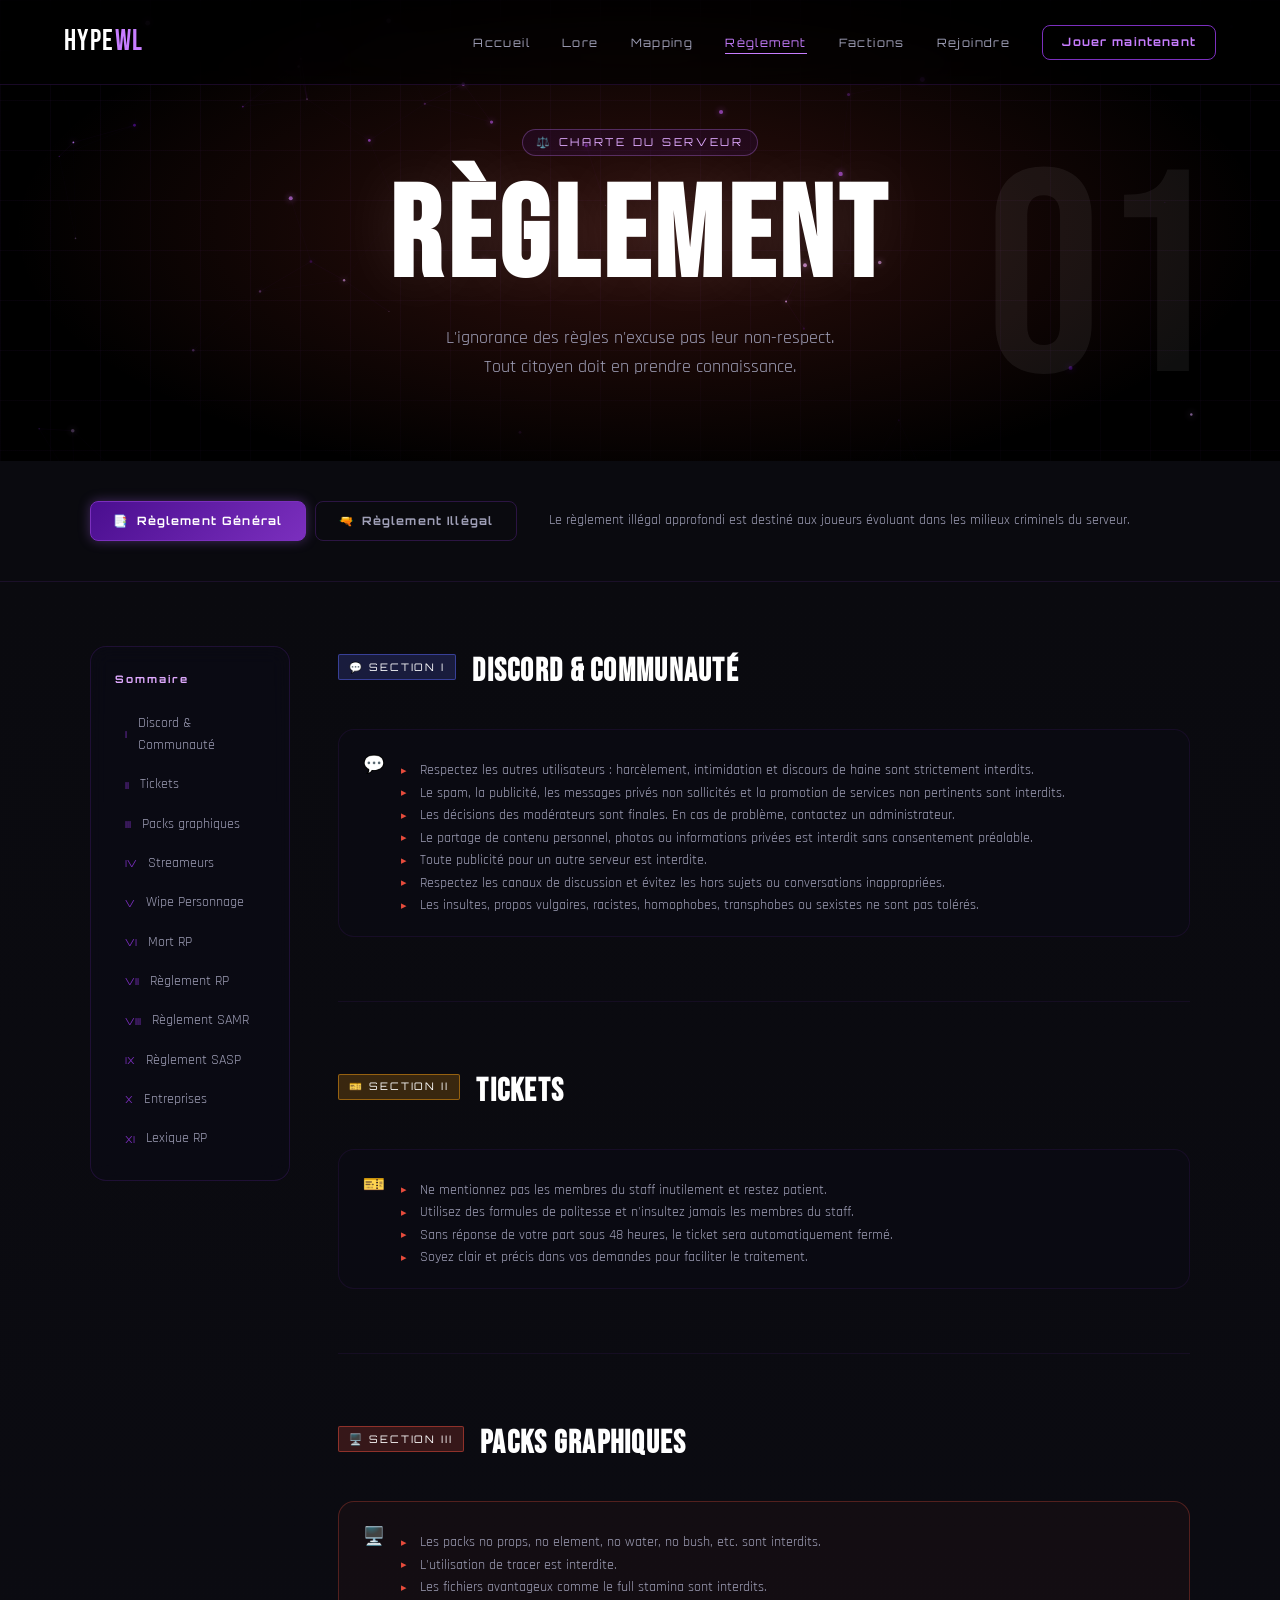
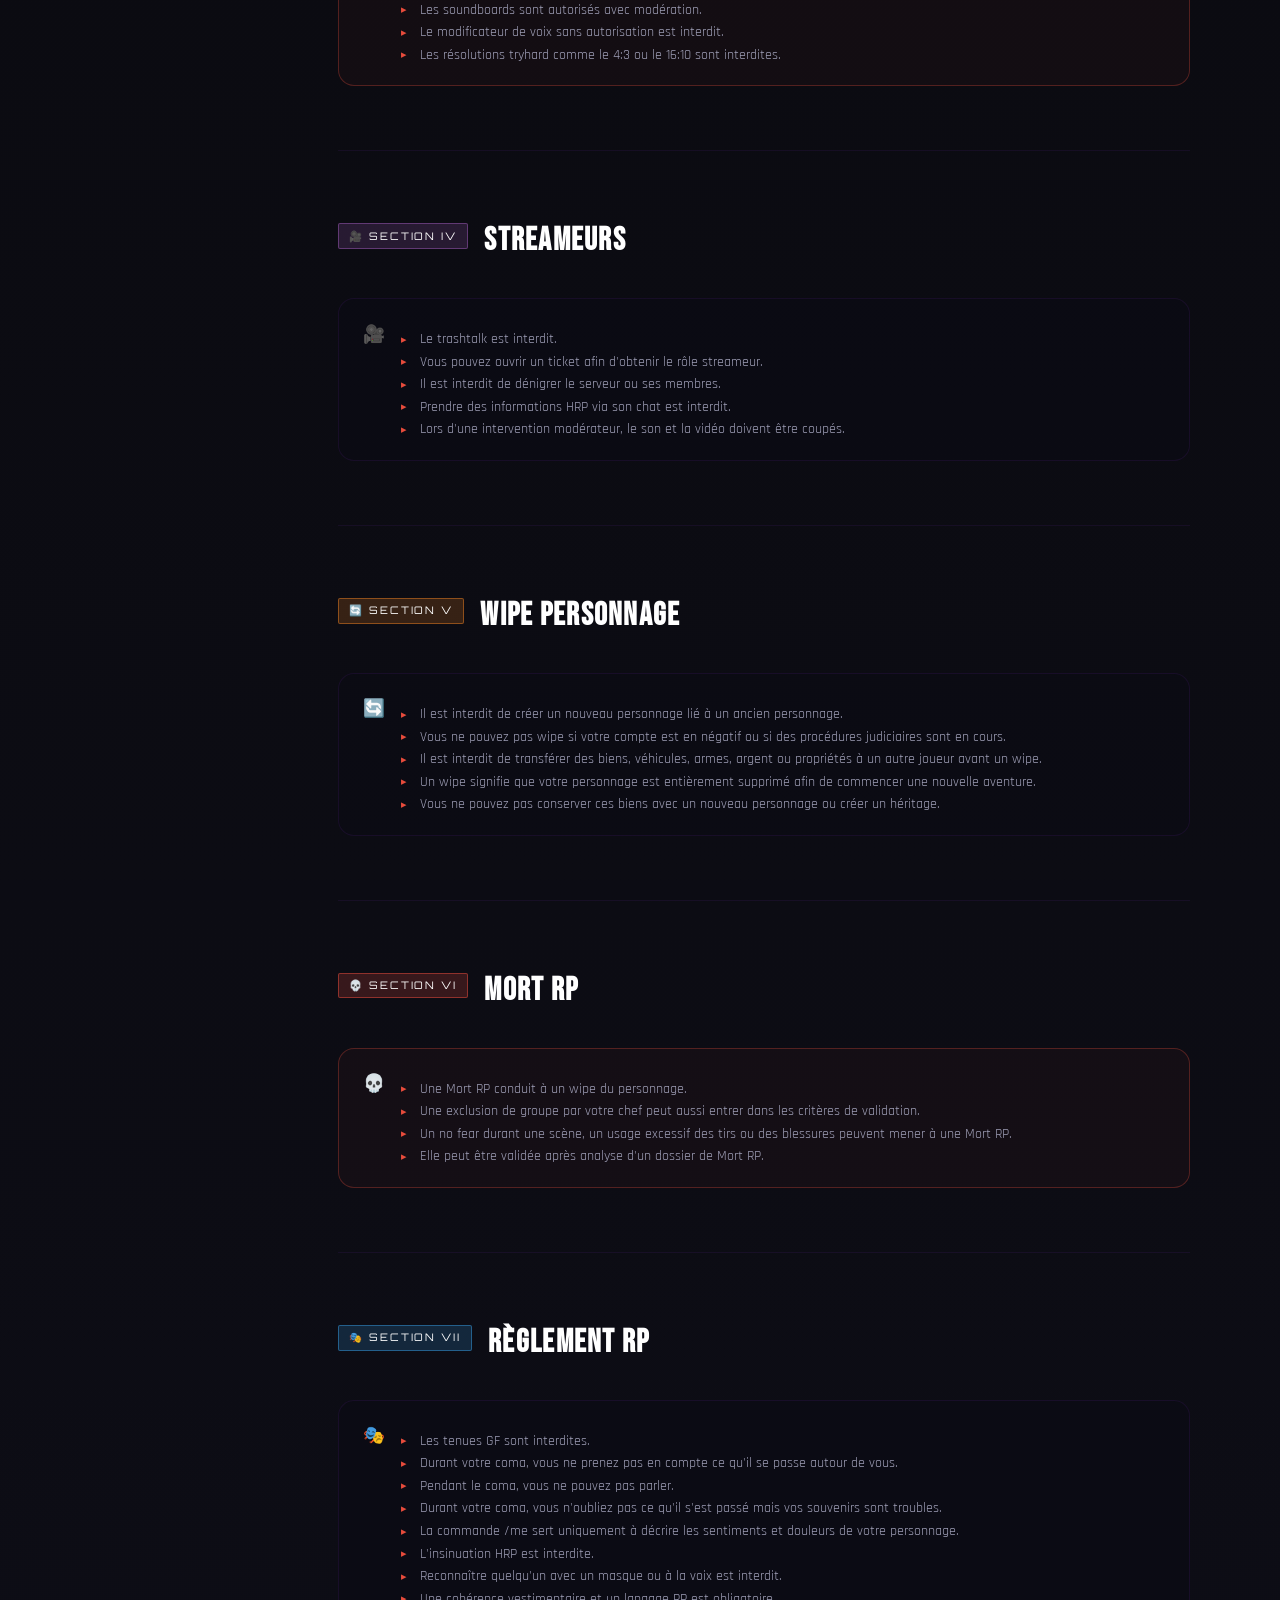
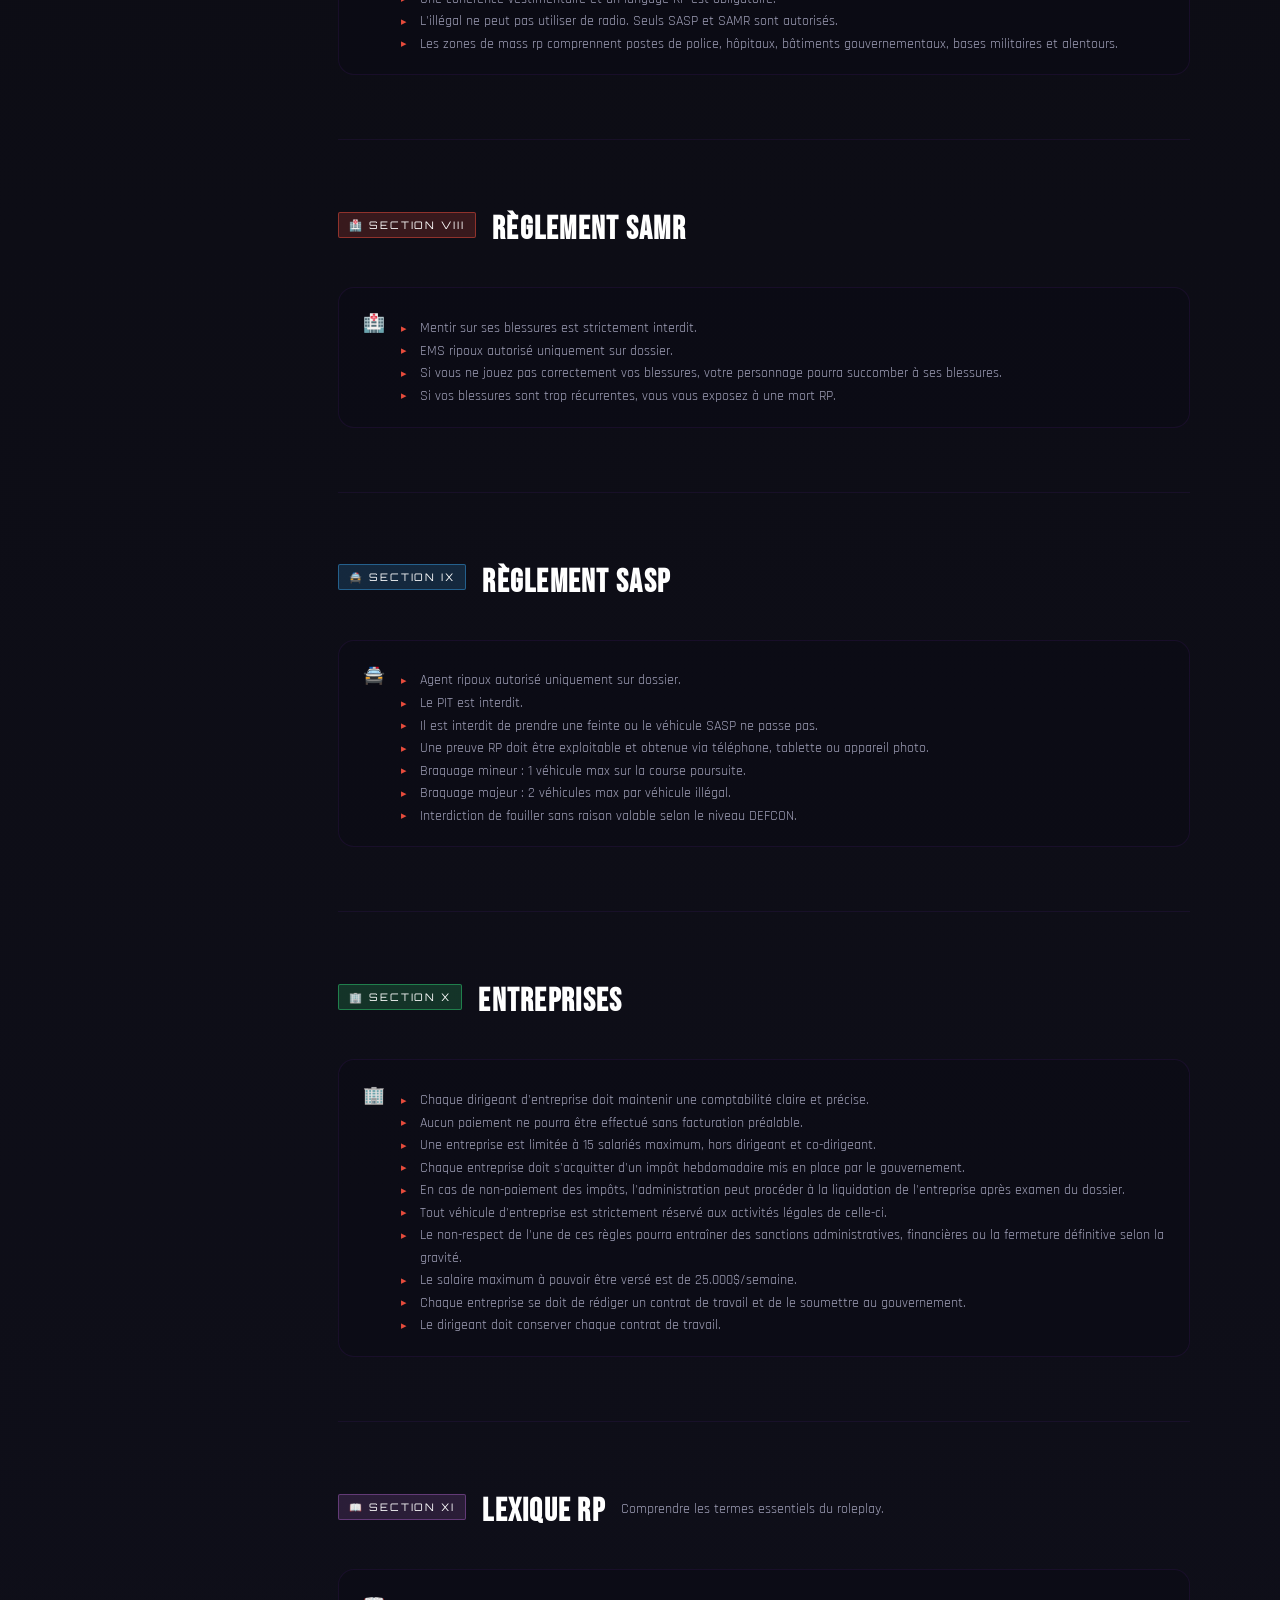
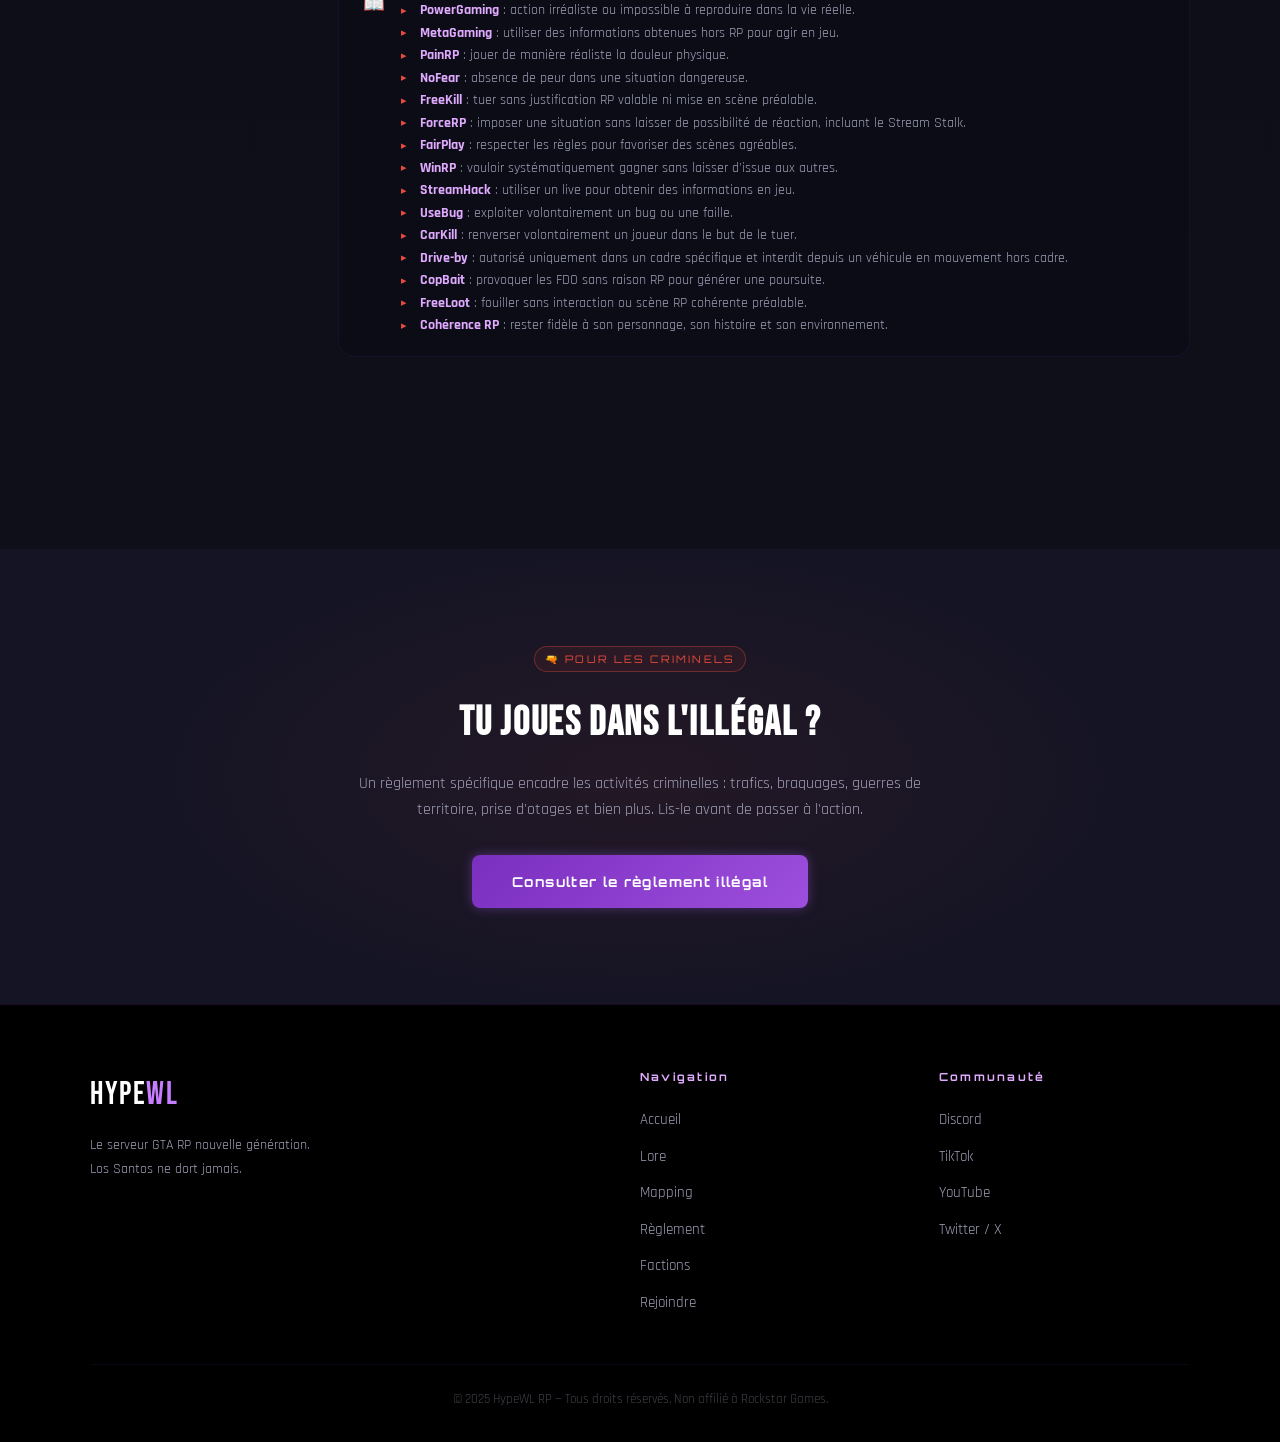
<file: reglement.html>
<!DOCTYPE html>
<html lang="fr">
<head>
  <meta charset="UTF-8" />
  <meta name="viewport" content="width=device-width, initial-scale=1.0" />
  <title>Règlement — HypeWL RP</title>
  <link rel="preconnect" href="https://fonts.googleapis.com" />
  <link rel="preconnect" href="https://fonts.gstatic.com" crossorigin />
  <link href="https://fonts.googleapis.com/css2?family=Bebas+Neue&family=Rajdhani:wght@400;600;700&family=Orbitron:wght@400;700;900&display=swap" rel="stylesheet" />
  <link rel="stylesheet" href="style.css" />
  <link rel="stylesheet" href="pages.css" />
</head>
<body>
  <canvas id="particles"></canvas>

  <nav class="navbar">
    <div class="nav-logo">
      <a href="index.html"><span class="logo-text">HYPE<span class="accent">WL</span></span></a>
    </div>
    <ul class="nav-links">
      <li><a href="index.html">Accueil</a></li>
      <li><a href="lore.html">Lore</a></li>
      <li><a href="mapping.html">Mapping</a></li>
      <li><a href="reglement.html" class="active">Règlement</a></li>
      <li><a href="factions.html">Factions</a></li>
      <li><a href="rejoindre.html">Rejoindre</a></li>
    </ul>
    <a href="rejoindre.html" class="nav-cta">Jouer maintenant</a>
    <button class="nav-toggle" id="navToggle">&#9776;</button>
  </nav>

  <!-- PAGE HERO -->
  <section class="page-hero">
    <div class="page-hero-bg" style="--accent-color: #E74C3C;"></div>
    <div class="page-hero-content">
      <span class="page-hero-tag">⚖️ CHARTE DU SERVEUR</span>
      <h1 class="page-hero-title">RÈGLEMENT</h1>
      <p class="page-hero-sub">L'ignorance des règles n'excuse pas leur non-respect.<br/>Tout citoyen doit en prendre connaissance.</p>
    </div>
    <div class="page-hero-deco"><span class="deco-num">01</span></div>
  </section>

  <!-- SWITCH GÉNÉRAL / ILLÉGAL -->
  <section class="regl-switch-section">
    <div class="regl-switch-container">
      <div class="regl-type-switcher">
        <a href="reglement.html" class="regl-switch-btn active">
          <span>📑</span> Règlement Général
        </a>
        <a href="reglement-illegal.html" class="regl-switch-btn">
          <span>🔫</span> Règlement Illégal
        </a>
      </div>
      <p class="regl-switch-desc">Le règlement illégal approfondi est destiné aux joueurs évoluant dans les milieux criminels du serveur.</p>
    </div>
  </section>

  <!-- CONTENU RÈGLEMENT -->
  <section class="regl-main-section">
    <div class="regl-layout">

      <!-- TOC STICKY -->
      <div class="regl-toc">
        <h3 class="toc-title">Sommaire</h3>
        <ul class="toc-list">
          <li><a href="#s1"><span>I</span> Discord & Communauté</a></li>
          <li><a href="#s2"><span>II</span> Tickets</a></li>
          <li><a href="#s3"><span>III</span> Packs graphiques</a></li>
          <li><a href="#s4"><span>IV</span> Streameurs</a></li>
          <li><a href="#s5"><span>V</span> Wipe Personnage</a></li>
          <li><a href="#s6"><span>VI</span> Mort RP</a></li>
          <li><a href="#s7"><span>VII</span> Règlement RP</a></li>
          <li><a href="#s8"><span>VIII</span> Règlement SAMR</a></li>
          <li><a href="#s9"><span>IX</span> Règlement SASP</a></li>
          <li><a href="#s10"><span>X</span> Entreprises</a></li>
          <li><a href="#s11"><span>XI</span> Lexique RP</a></li>
        </ul>
      </div>

      <!-- RÈGLES -->
      <div class="regl-content">

        <!-- I. DISCORD & COMMUNAUTÉ -->
        <div class="regl-section" id="s1">
          <div class="regl-section-header">
            <div class="regl-section-badge" style="--badge-color: #5865F2;">💬 SECTION I</div>
            <h2>Discord & Communauté</h2>
          </div>
          <div class="regl-rules">
            <div class="rule-item">
              <div class="rule-icon">💬</div>
              <div class="rule-body">
                <ul class="rule-list">
                  <li>Respectez les autres utilisateurs : harcèlement, intimidation et discours de haine sont strictement interdits.</li>
                  <li>Le spam, la publicité, les messages privés non sollicités et la promotion de services non pertinents sont interdits.</li>
                  <li>Les décisions des modérateurs sont finales. En cas de problème, contactez un administrateur.</li>
                  <li>Le partage de contenu personnel, photos ou informations privées est interdit sans consentement préalable.</li>
                  <li>Toute publicité pour un autre serveur est interdite.</li>
                  <li>Respectez les canaux de discussion et évitez les hors sujets ou conversations inappropriées.</li>
                  <li>Les insultes, propos vulgaires, racistes, homophobes, transphobes ou sexistes ne sont pas tolérés.</li>
                </ul>
              </div>
            </div>
          </div>
        </div>

        <!-- II. TICKETS -->
        <div class="regl-section" id="s2">
          <div class="regl-section-header">
            <div class="regl-section-badge" style="--badge-color: #F39C12;">🎫 SECTION II</div>
            <h2>Tickets</h2>
          </div>
          <div class="regl-rules">
            <div class="rule-item">
              <div class="rule-icon">🎫</div>
              <div class="rule-body">
                <ul class="rule-list">
                  <li>Ne mentionnez pas les membres du staff inutilement et restez patient.</li>
                  <li>Utilisez des formules de politesse et n'insultez jamais les membres du staff.</li>
                  <li>Sans réponse de votre part sous 48 heures, le ticket sera automatiquement fermé.</li>
                  <li>Soyez clair et précis dans vos demandes pour faciliter le traitement.</li>
                </ul>
              </div>
            </div>
          </div>
        </div>

        <!-- III. PACKS GRAPHIQUES -->
        <div class="regl-section" id="s3">
          <div class="regl-section-header">
            <div class="regl-section-badge" style="--badge-color: #E74C3C;">🖥️ SECTION III</div>
            <h2>Packs graphiques</h2>
          </div>
          <div class="regl-rules">
            <div class="rule-item rule-danger">
              <div class="rule-icon">🖥️</div>
              <div class="rule-body">
                <ul class="rule-list">
                  <li>Les packs no props, no element, no water, no bush, etc. sont interdits.</li>
                  <li>L'utilisation de tracer est interdite.</li>
                  <li>Les fichiers avantageux comme le full stamina sont interdits.</li>
                  <li>Les soundboards sont autorisés avec modération.</li>
                  <li>Le modificateur de voix sans autorisation est interdit.</li>
                  <li>Les résolutions tryhard comme le 4:3 ou le 16:10 sont interdites.</li>
                </ul>
              </div>
            </div>
          </div>
        </div>

        <!-- IV. STREAMEURS -->
        <div class="regl-section" id="s4">
          <div class="regl-section-header">
            <div class="regl-section-badge" style="--badge-color: #9B59B6;">🎥 SECTION IV</div>
            <h2>Streameurs</h2>
          </div>
          <div class="regl-rules">
            <div class="rule-item">
              <div class="rule-icon">🎥</div>
              <div class="rule-body">
                <ul class="rule-list">
                  <li>Le trashtalk est interdit.</li>
                  <li>Vous pouvez ouvrir un ticket afin d'obtenir le rôle streameur.</li>
                  <li>Il est interdit de dénigrer le serveur ou ses membres.</li>
                  <li>Prendre des informations HRP via son chat est interdit.</li>
                  <li>Lors d'une intervention modérateur, le son et la vidéo doivent être coupés.</li>
                </ul>
              </div>
            </div>
          </div>
        </div>

        <!-- V. WIPE PERSONNAGE -->
        <div class="regl-section" id="s5">
          <div class="regl-section-header">
            <div class="regl-section-badge" style="--badge-color: #E67E22;">🔄 SECTION V</div>
            <h2>Wipe Personnage</h2>
          </div>
          <div class="regl-rules">
            <div class="rule-item">
              <div class="rule-icon">🔄</div>
              <div class="rule-body">
                <ul class="rule-list">
                  <li>Il est interdit de créer un nouveau personnage lié à un ancien personnage.</li>
                  <li>Vous ne pouvez pas wipe si votre compte est en négatif ou si des procédures judiciaires sont en cours.</li>
                  <li>Il est interdit de transférer des biens, véhicules, armes, argent ou propriétés à un autre joueur avant un wipe.</li>
                  <li>Un wipe signifie que votre personnage est entièrement supprimé afin de commencer une nouvelle aventure.</li>
                  <li>Vous ne pouvez pas conserver ces biens avec un nouveau personnage ou créer un héritage.</li>
                </ul>
              </div>
            </div>
          </div>
        </div>

        <!-- VI. MORT RP -->
        <div class="regl-section" id="s6">
          <div class="regl-section-header">
            <div class="regl-section-badge" style="--badge-color: #E74C3C;">💀 SECTION VI</div>
            <h2>Mort RP</h2>
          </div>
          <div class="regl-rules">
            <div class="rule-item rule-danger">
              <div class="rule-icon">💀</div>
              <div class="rule-body">
                <ul class="rule-list">
                  <li>Une Mort RP conduit à un wipe du personnage.</li>
                  <li>Une exclusion de groupe par votre chef peut aussi entrer dans les critères de validation.</li>
                  <li>Un no fear durant une scène, un usage excessif des tirs ou des blessures peuvent mener à une Mort RP.</li>
                  <li>Elle peut être validée après analyse d'un dossier de Mort RP.</li>
                </ul>
              </div>
            </div>
          </div>
        </div>

        <!-- VII. RÈGLEMENT RP -->
        <div class="regl-section" id="s7">
          <div class="regl-section-header">
            <div class="regl-section-badge" style="--badge-color: #3498DB;">🎭 SECTION VII</div>
            <h2>Règlement RP</h2>
          </div>
          <div class="regl-rules">
            <div class="rule-item">
              <div class="rule-icon">🎭</div>
              <div class="rule-body">
                <ul class="rule-list">
                  <li>Les tenues GF sont interdites.</li>
                  <li>Durant votre coma, vous ne prenez pas en compte ce qu'il se passe autour de vous.</li>
                  <li>Pendant le coma, vous ne pouvez pas parler.</li>
                  <li>Durant votre coma, vous n'oubliez pas ce qu'il s'est passé mais vos souvenirs sont troubles.</li>
                  <li>La commande /me sert uniquement à décrire les sentiments et douleurs de votre personnage.</li>
                  <li>L'insinuation HRP est interdite.</li>
                  <li>Reconnaître quelqu'un avec un masque ou à la voix est interdit.</li>
                  <li>Une cohérence vestimentaire et un langage RP est obligatoire.</li>
                  <li>L'illégal ne peut pas utiliser de radio. Seuls SASP et SAMR sont autorisés.</li>
                  <li>Les zones de mass rp comprennent postes de police, hôpitaux, bâtiments gouvernementaux, bases militaires et alentours.</li>
                </ul>
              </div>
            </div>
          </div>
        </div>

        <!-- VIII. RÈGLEMENT SAMR -->
        <div class="regl-section" id="s8">
          <div class="regl-section-header">
            <div class="regl-section-badge" style="--badge-color: #E74C3C;">🏥 SECTION VIII</div>
            <h2>Règlement SAMR</h2>
          </div>
          <div class="regl-rules">
            <div class="rule-item">
              <div class="rule-icon">🏥</div>
              <div class="rule-body">
                <ul class="rule-list">
                  <li>Mentir sur ses blessures est strictement interdit.</li>
                  <li>EMS ripoux autorisé uniquement sur dossier.</li>
                  <li>Si vous ne jouez pas correctement vos blessures, votre personnage pourra succomber à ses blessures.</li>
                  <li>Si vos blessures sont trop récurrentes, vous vous exposez à une mort RP.</li>
                </ul>
              </div>
            </div>
          </div>
        </div>

        <!-- IX. RÈGLEMENT SASP -->
        <div class="regl-section" id="s9">
          <div class="regl-section-header">
            <div class="regl-section-badge" style="--badge-color: #3498DB;">🚔 SECTION IX</div>
            <h2>Règlement SASP</h2>
          </div>
          <div class="regl-rules">
            <div class="rule-item">
              <div class="rule-icon">🚔</div>
              <div class="rule-body">
                <ul class="rule-list">
                  <li>Agent ripoux autorisé uniquement sur dossier.</li>
                  <li>Le PIT est interdit.</li>
                  <li>Il est interdit de prendre une feinte ou le véhicule SASP ne passe pas.</li>
                  <li>Une preuve RP doit être exploitable et obtenue via téléphone, tablette ou appareil photo.</li>
                  <li>Braquage mineur : 1 véhicule max sur la course poursuite.</li>
                  <li>Braquage majeur : 2 véhicules max par véhicule illégal.</li>
                  <li>Interdiction de fouiller sans raison valable selon le niveau DEFCON.</li>
                </ul>
              </div>
            </div>
          </div>
        </div>

        <!-- X. ENTREPRISES -->
        <div class="regl-section" id="s10">
          <div class="regl-section-header">
            <div class="regl-section-badge" style="--badge-color: #2ECC71;">🏢 SECTION X</div>
            <h2>Entreprises</h2>
          </div>
          <div class="regl-rules">
            <div class="rule-item">
              <div class="rule-icon">🏢</div>
              <div class="rule-body">
                <ul class="rule-list">
                  <li>Chaque dirigeant d'entreprise doit maintenir une comptabilité claire et précise.</li>
                  <li>Aucun paiement ne pourra être effectué sans facturation préalable.</li>
                  <li>Une entreprise est limitée à 15 salariés maximum, hors dirigeant et co-dirigeant.</li>
                  <li>Chaque entreprise doit s'acquitter d'un impôt hebdomadaire mis en place par le gouvernement.</li>
                  <li>En cas de non-paiement des impôts, l'administration peut procéder à la liquidation de l'entreprise après examen du dossier.</li>
                  <li>Tout véhicule d'entreprise est strictement réservé aux activités légales de celle-ci.</li>
                  <li>Le non-respect de l'une de ces règles pourra entraîner des sanctions administratives, financières ou la fermeture définitive selon la gravité.</li>
                  <li>Le salaire maximum à pouvoir être versé est de 25.000$/semaine.</li>
                  <li>Chaque entreprise se doit de rédiger un contrat de travail et de le soumettre au gouvernement.</li>
                  <li>Le dirigeant doit conserver chaque contrat de travail.</li>
                </ul>
              </div>
            </div>
          </div>
        </div>

        <!-- XI. LEXIQUE RP -->
        <div class="regl-section" id="s11">
          <div class="regl-section-header">
            <div class="regl-section-badge" style="--badge-color: #9B59B6;">📖 SECTION XI</div>
            <h2>Lexique RP</h2>
            <p class="regl-section-sub">Comprendre les termes essentiels du roleplay.</p>
          </div>
          <div class="regl-rules">
            <div class="rule-item">
              <div class="rule-icon">📖</div>
              <div class="rule-body">
                <ul class="rule-list">
                  <li><strong style="color:var(--purple-soft)">PowerGaming</strong> : action irréaliste ou impossible à reproduire dans la vie réelle.</li>
                  <li><strong style="color:var(--purple-soft)">MetaGaming</strong> : utiliser des informations obtenues hors RP pour agir en jeu.</li>
                  <li><strong style="color:var(--purple-soft)">PainRP</strong> : jouer de manière réaliste la douleur physique.</li>
                  <li><strong style="color:var(--purple-soft)">NoFear</strong> : absence de peur dans une situation dangereuse.</li>
                  <li><strong style="color:var(--purple-soft)">FreeKill</strong> : tuer sans justification RP valable ni mise en scène préalable.</li>
                  <li><strong style="color:var(--purple-soft)">ForceRP</strong> : imposer une situation sans laisser de possibilité de réaction, incluant le Stream Stalk.</li>
                  <li><strong style="color:var(--purple-soft)">FairPlay</strong> : respecter les règles pour favoriser des scènes agréables.</li>
                  <li><strong style="color:var(--purple-soft)">WinRP</strong> : vouloir systématiquement gagner sans laisser d'issue aux autres.</li>
                  <li><strong style="color:var(--purple-soft)">StreamHack</strong> : utiliser un live pour obtenir des informations en jeu.</li>
                  <li><strong style="color:var(--purple-soft)">UseBug</strong> : exploiter volontairement un bug ou une faille.</li>
                  <li><strong style="color:var(--purple-soft)">CarKill</strong> : renverser volontairement un joueur dans le but de le tuer.</li>
                  <li><strong style="color:var(--purple-soft)">Drive-by</strong> : autorisé uniquement dans un cadre spécifique et interdit depuis un véhicule en mouvement hors cadre.</li>
                  <li><strong style="color:var(--purple-soft)">CopBait</strong> : provoquer les FDO sans raison RP pour générer une poursuite.</li>
                  <li><strong style="color:var(--purple-soft)">FreeLoot</strong> : fouiller sans interaction ou scène RP cohérente préalable.</li>
                  <li><strong style="color:var(--purple-soft)">Cohérence RP</strong> : rester fidèle à son personnage, son histoire et son environnement.</li>
                </ul>
              </div>
            </div>
          </div>
        </div>

      </div>
    </div>
  </section>

  <!-- CTA ILLÉGAL -->
  <section class="regl-illegal-cta">
    <div class="regl-illegal-inner">
      <span class="regl-illegal-tag">🔫 POUR LES CRIMINELS</span>
      <h2>Tu joues dans l'illégal ?</h2>
      <p>Un règlement spécifique encadre les activités criminelles : trafics, braquages, guerres de territoire, prise d'otages et bien plus. Lis-le avant de passer à l'action.</p>
      <a href="reglement-illegal.html" class="btn btn-primary btn-large">Consulter le règlement illégal</a>
    </div>
  </section>

  <footer class="footer">
    <div class="footer-inner">
      <div class="footer-logo">
        <span class="logo-text">HYPE<span class="accent">WL</span></span>
        <p>Le serveur GTA RP nouvelle génération.<br/>Los Santos ne dort jamais.</p>
      </div>
      <div class="footer-links">
        <h5>Navigation</h5>
        <ul>
          <li><a href="index.html">Accueil</a></li>
          <li><a href="lore.html">Lore</a></li>
          <li><a href="mapping.html">Mapping</a></li>
          <li><a href="reglement.html">Règlement</a></li>
          <li><a href="factions.html">Factions</a></li>
          <li><a href="rejoindre.html">Rejoindre</a></li>
        </ul>
      </div>
      <div class="footer-links">
        <h5>Communauté</h5>
        <ul>
          <li><a href="https://discord.gg/zHMr8frn9m" target="_blank" rel="noopener">Discord</a></li>
          <li><a href="#">TikTok</a></li>
          <li><a href="#">YouTube</a></li>
          <li><a href="#">Twitter / X</a></li>
        </ul>
      </div>
    </div>
    <div class="footer-bottom">
      <p>© 2025 HypeWL RP — Tous droits réservés. Non affilié à Rockstar Games.</p>
    </div>
  </footer>

  <script src="main.js"></script>
</body>
</html>
</file>
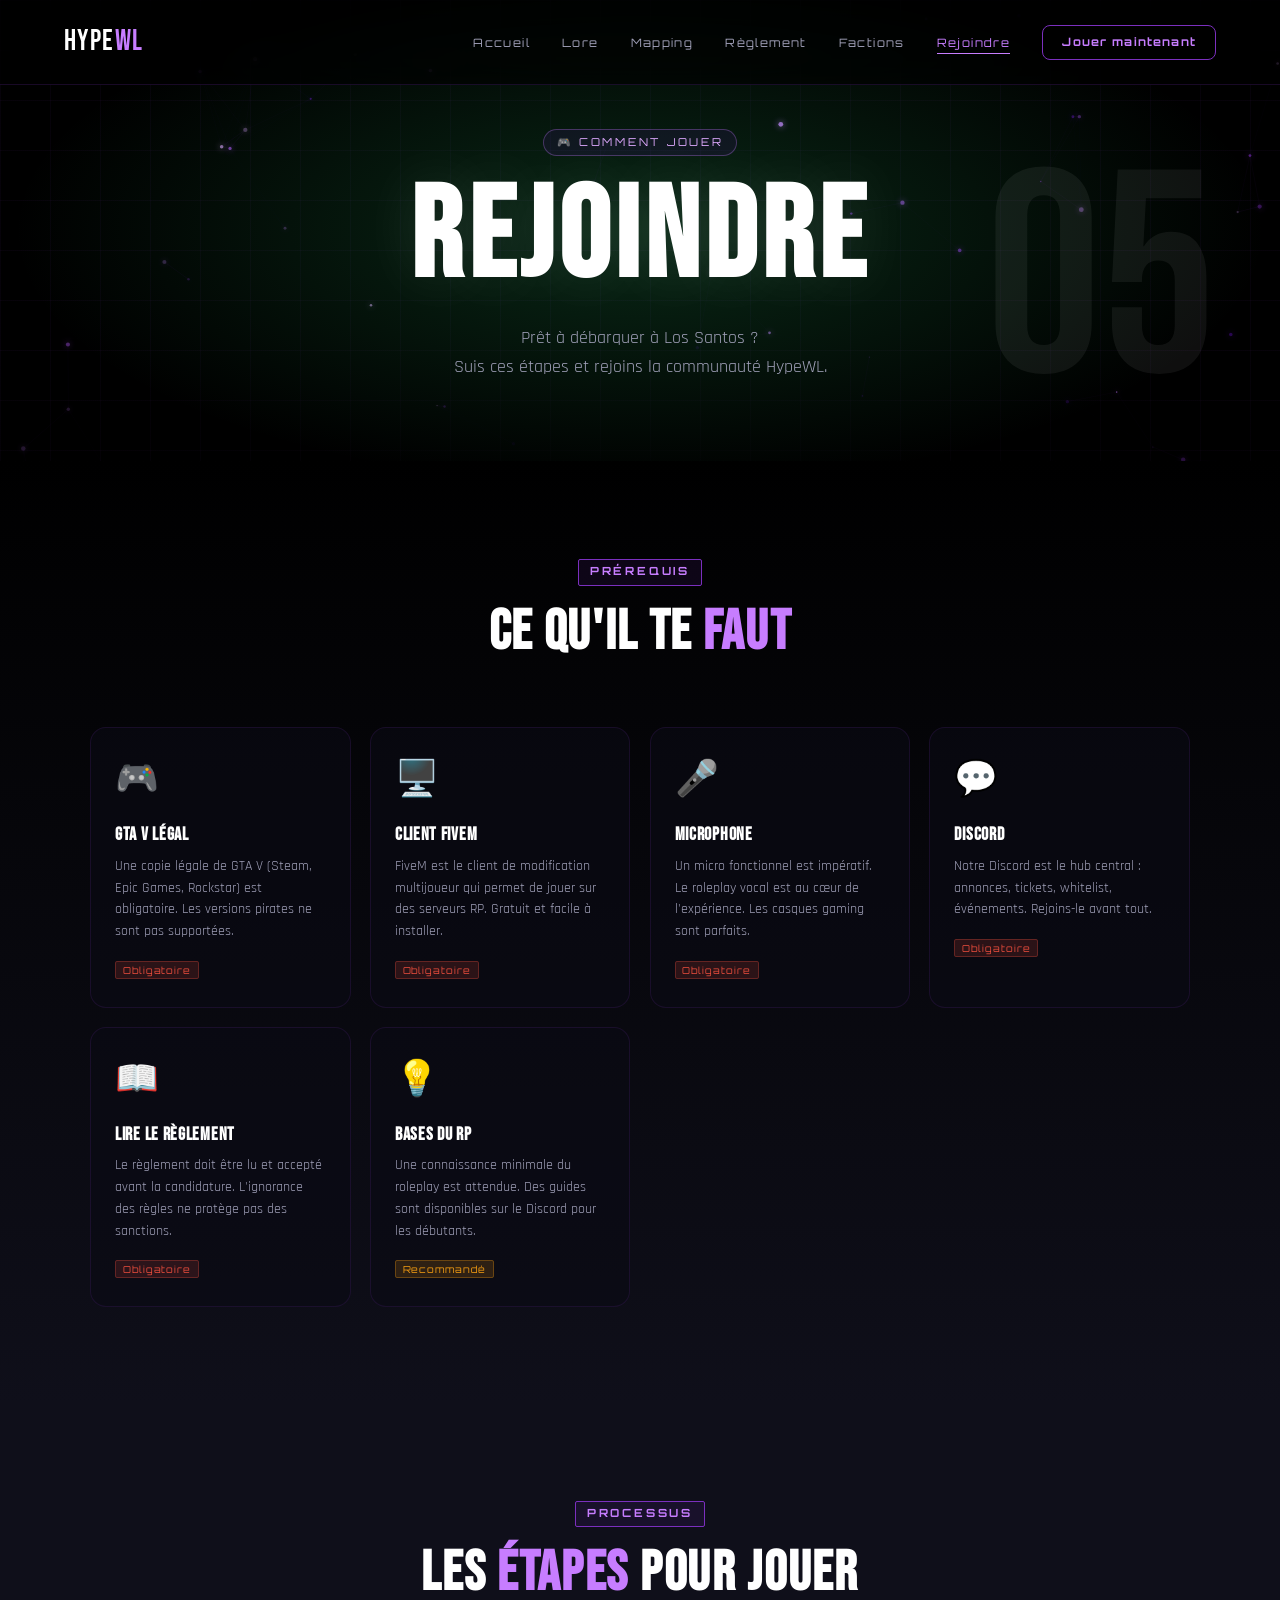
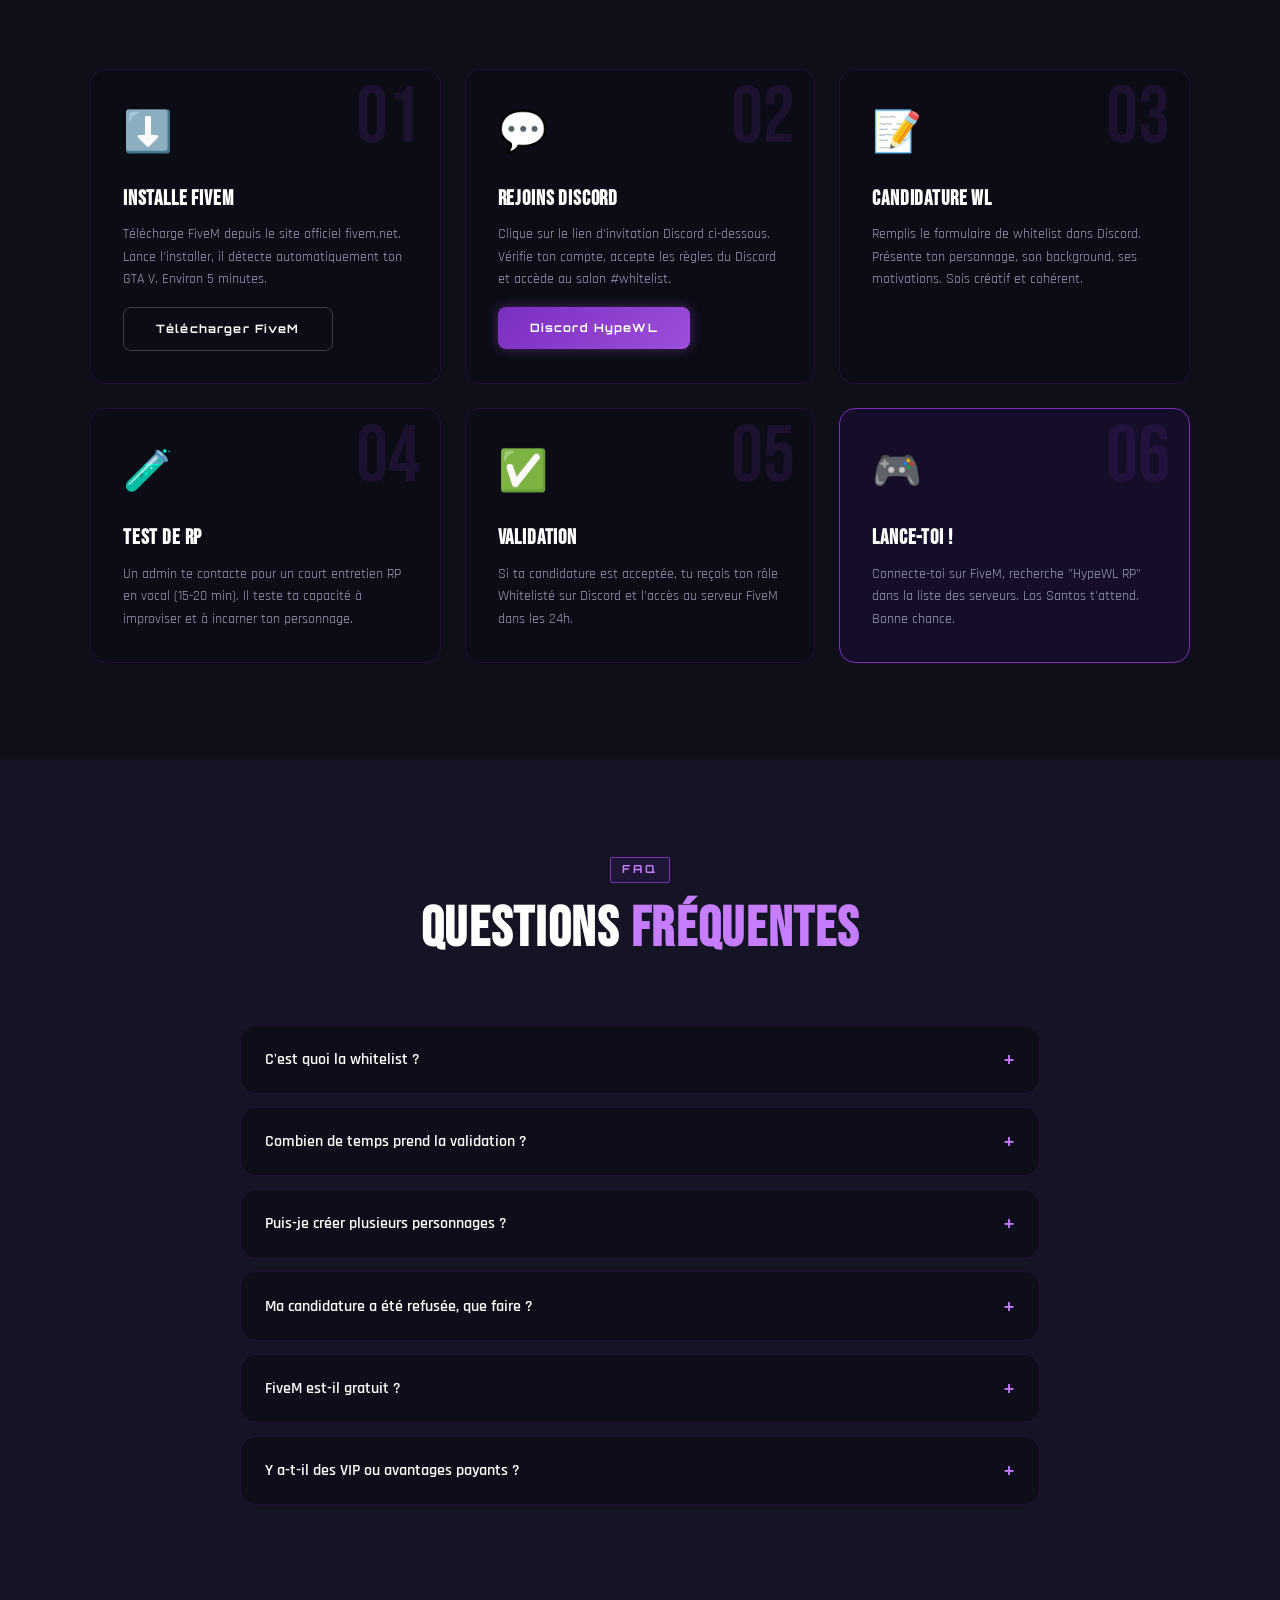
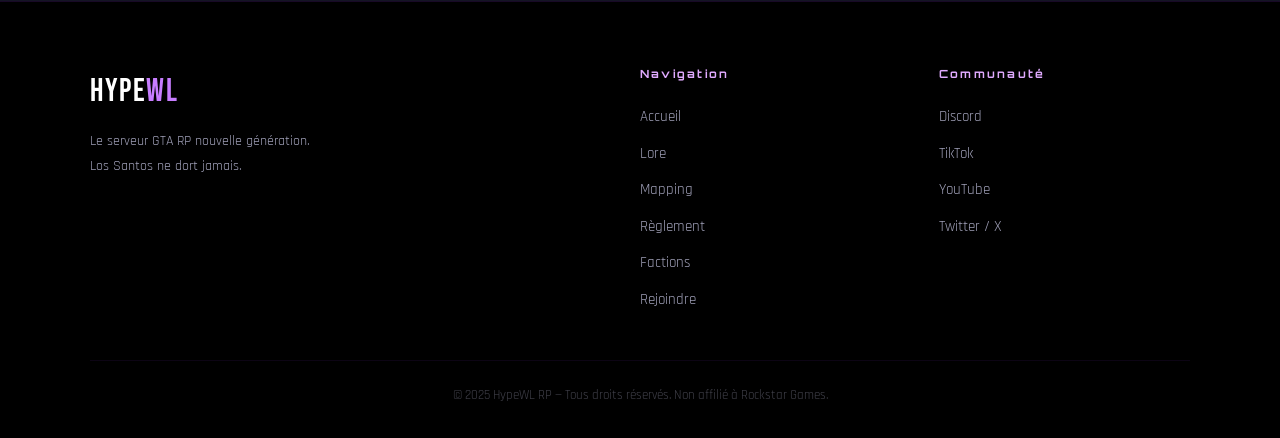
<file: rejoindre.html>
<!DOCTYPE html>
<html lang="fr">
<head>
  <meta charset="UTF-8" />
  <meta name="viewport" content="width=device-width, initial-scale=1.0" />
  <title>Rejoindre — HypeWL RP</title>
  <link rel="preconnect" href="https://fonts.googleapis.com" />
  <link rel="preconnect" href="https://fonts.gstatic.com" crossorigin />
  <link href="https://fonts.googleapis.com/css2?family=Bebas+Neue&family=Rajdhani:wght@400;600;700&family=Orbitron:wght@400;700;900&display=swap" rel="stylesheet" />
  <link rel="stylesheet" href="style.css" />
  <link rel="stylesheet" href="pages.css" />
</head>
<body>
  <canvas id="particles"></canvas>

  <nav class="navbar">
    <div class="nav-logo">
      <a href="index.html"><span class="logo-text">HYPE<span class="accent">WL</span></span></a>
    </div>
    <ul class="nav-links">
      <li><a href="index.html">Accueil</a></li>
      <li><a href="lore.html">Lore</a></li>
      <li><a href="mapping.html">Mapping</a></li>
      <li><a href="reglement.html">Règlement</a></li>
      <li><a href="factions.html">Factions</a></li>
      <li><a href="rejoindre.html" class="active">Rejoindre</a></li>
    </ul>
    <a href="rejoindre.html" class="nav-cta">Jouer maintenant</a>
    <button class="nav-toggle" id="navToggle">&#9776;</button>
  </nav>

  <!-- PAGE HERO -->
  <section class="page-hero">
    <div class="page-hero-bg" style="--accent-color: #2ECC71;"></div>
    <div class="page-hero-content">
      <span class="page-hero-tag">🎮 COMMENT JOUER</span>
      <h1 class="page-hero-title">REJOINDRE</h1>
      <p class="page-hero-sub">Prêt à débarquer à Los Santos ?<br/>Suis ces étapes et rejoins la communauté HypeWL.</p>
    </div>
    <div class="page-hero-deco">
      <span class="deco-num">05</span>
    </div>
  </section>

  <!-- PRÉREQUIS -->
  <section class="join-section">
    <div class="join-container">
      <div class="section-header">
        <span class="section-tag">PRÉREQUIS</span>
        <h2 class="section-title">Ce qu'il te <span class="accent">faut</span></h2>
      </div>
      <div class="prereq-grid">
        <div class="prereq-card">
          <div class="prereq-icon">🎮</div>
          <h4>GTA V légal</h4>
          <p>Une copie légale de GTA V (Steam, Epic Games, Rockstar) est obligatoire. Les versions pirates ne sont pas supportées.</p>
          <span class="prereq-status required">Obligatoire</span>
        </div>
        <div class="prereq-card">
          <div class="prereq-icon">🖥️</div>
          <h4>Client FiveM</h4>
          <p>FiveM est le client de modification multijoueur qui permet de jouer sur des serveurs RP. Gratuit et facile à installer.</p>
          <span class="prereq-status required">Obligatoire</span>
        </div>
        <div class="prereq-card">
          <div class="prereq-icon">🎤</div>
          <h4>Microphone</h4>
          <p>Un micro fonctionnel est impératif. Le roleplay vocal est au cœur de l'expérience. Les casques gaming sont parfaits.</p>
          <span class="prereq-status required">Obligatoire</span>
        </div>
        <div class="prereq-card">
          <div class="prereq-icon">💬</div>
          <h4>Discord</h4>
          <p>Notre Discord est le hub central : annonces, tickets, whitelist, événements. Rejoins-le avant tout.</p>
          <span class="prereq-status required">Obligatoire</span>
        </div>
        <div class="prereq-card">
          <div class="prereq-icon">📖</div>
          <h4>Lire le règlement</h4>
          <p>Le règlement doit être lu et accepté avant la candidature. L'ignorance des règles ne protège pas des sanctions.</p>
          <span class="prereq-status required">Obligatoire</span>
        </div>
        <div class="prereq-card">
          <div class="prereq-icon">💡</div>
          <h4>Bases du RP</h4>
          <p>Une connaissance minimale du roleplay est attendue. Des guides sont disponibles sur le Discord pour les débutants.</p>
          <span class="prereq-status recommended">Recommandé</span>
        </div>
      </div>
    </div>
  </section>

  <!-- ÉTAPES -->
  <section class="join-steps-section">
    <div class="join-container">
      <div class="section-header">
        <span class="section-tag">PROCESSUS</span>
        <h2 class="section-title">Les <span class="accent">étapes</span> pour jouer</h2>
      </div>
      <div class="join-steps-grid">
        <div class="join-step-card">
          <div class="jsc-num">01</div>
          <div class="jsc-icon">⬇️</div>
          <h4>Installe FiveM</h4>
          <p>Télécharge FiveM depuis le site officiel fivem.net. Lance l'installer, il détecte automatiquement ton GTA V. Environ 5 minutes.</p>
          <a href="https://fivem.net" target="_blank" rel="noopener" class="btn btn-outline" style="margin-top:1rem; font-size:0.72rem;">Télécharger FiveM</a>
        </div>
        <div class="join-step-card">
          <div class="jsc-num">02</div>
          <div class="jsc-icon">💬</div>
          <h4>Rejoins Discord</h4>
          <p>Clique sur le lien d'invitation Discord ci-dessous. Vérifie ton compte, accepte les règles du Discord et accède au salon #whitelist.</p>
          <a href="https://discord.gg/zHMr8frn9m" target="_blank" rel="noopener" class="btn btn-primary" style="margin-top:1rem; font-size:0.72rem;">Discord HypeWL</a>
        </div>
        <div class="join-step-card">
          <div class="jsc-num">03</div>
          <div class="jsc-icon">📝</div>
          <h4>Candidature WL</h4>
          <p>Remplis le formulaire de whitelist dans Discord. Présente ton personnage, son background, ses motivations. Sois créatif et cohérent.</p>
        </div>
        <div class="join-step-card">
          <div class="jsc-num">04</div>
          <div class="jsc-icon">🧪</div>
          <h4>Test de RP</h4>
          <p>Un admin te contacte pour un court entretien RP en vocal (15-20 min). Il teste ta capacité à improviser et à incarner ton personnage.</p>
        </div>
        <div class="join-step-card">
          <div class="jsc-num">05</div>
          <div class="jsc-icon">✅</div>
          <h4>Validation</h4>
          <p>Si ta candidature est acceptée, tu reçois ton rôle Whitelisté sur Discord et l'accès au serveur FiveM dans les 24h.</p>
        </div>
        <div class="join-step-card highlight-step">
          <div class="jsc-num">06</div>
          <div class="jsc-icon">🎮</div>
          <h4>Lance-toi !</h4>
          <p>Connecte-toi sur FiveM, recherche "HypeWL RP" dans la liste des serveurs. Los Santos t'attend. Bonne chance.</p>
        </div>
      </div>
    </div>
  </section>

  <!-- FAQ -->
  <section class="faq-section">
    <div class="join-container">
      <div class="section-header">
        <span class="section-tag">FAQ</span>
        <h2 class="section-title">Questions <span class="accent">fréquentes</span></h2>
      </div>
      <div class="faq-list">
        <div class="faq-item">
          <button class="faq-q">C'est quoi la whitelist ? <span>+</span></button>
          <div class="faq-a"><p>La whitelist est un système de sélection qui garantit que tous les joueurs ont lu les règles et comprennent le RP. Elle évite les "trolls" et maintient la qualité du jeu.</p></div>
        </div>
        <div class="faq-item">
          <button class="faq-q">Combien de temps prend la validation ? <span>+</span></button>
          <div class="faq-a"><p>Généralement entre 24 et 72h après ta candidature. En période de forte demande, ça peut prendre jusqu'à 5 jours. Sois patient, c'est dans l'intérêt de tous.</p></div>
        </div>
        <div class="faq-item">
          <button class="faq-q">Puis-je créer plusieurs personnages ? <span>+</span></button>
          <div class="faq-a"><p>Oui. Chaque joueur peut avoir jusqu'à 3 personnages actifs. Chaque personnage a son propre inventaire, argent et histoire. Ils ne peuvent pas s'entraider (meta-gaming).</p></div>
        </div>
        <div class="faq-item">
          <button class="faq-q">Ma candidature a été refusée, que faire ? <span>+</span></button>
          <div class="faq-a"><p>Tu peux représenter ta candidature après 7 jours. Lis attentivement les retours du staff pour comprendre les raisons du refus et améliorer ton dossier.</p></div>
        </div>
        <div class="faq-item">
          <button class="faq-q">FiveM est-il gratuit ? <span>+</span></button>
          <div class="faq-a"><p>Oui, FiveM est entièrement gratuit. Tu as seulement besoin de GTA V (qui lui est payant). FiveM ne modifie pas ton installation GTA V originale.</p></div>
        </div>
        <div class="faq-item">
          <button class="faq-q">Y a-t-il des VIP ou avantages payants ? <span>+</span></button>
          <div class="faq-a"><p>Il existe des rangs de soutien qui donnent accès à des cosmétiques RP (tenues, plaques) mais jamais d'avantages gameplay. Le pay-to-win est banni sur HypeWL RP.</p></div>
        </div>
      </div>
    </div>
  </section>

  <footer class="footer">
    <div class="footer-inner">
      <div class="footer-logo">
        <span class="logo-text">HYPE<span class="accent">WL</span></span>
        <p>Le serveur GTA RP nouvelle génération.<br/>Los Santos ne dort jamais.</p>
      </div>
      <div class="footer-links">
        <h5>Navigation</h5>
        <ul>
          <li><a href="index.html">Accueil</a></li>
          <li><a href="lore.html">Lore</a></li>
          <li><a href="mapping.html">Mapping</a></li>
          <li><a href="reglement.html">Règlement</a></li>
          <li><a href="factions.html">Factions</a></li>
          <li><a href="rejoindre.html">Rejoindre</a></li>
        </ul>
      </div>
      <div class="footer-links">
        <h5>Communauté</h5>
        <ul>
          <li><a href="https://discord.gg/zHMr8frn9m" target="_blank" rel="noopener">Discord</a></li>
          <li><a href="#">TikTok</a></li>
          <li><a href="#">YouTube</a></li>
          <li><a href="#">Twitter / X</a></li>
        </ul>
      </div>
    </div>
    <div class="footer-bottom">
      <p>© 2025 HypeWL RP — Tous droits réservés. Non affilié à Rockstar Games.</p>
    </div>
  </footer>

  <script src="main.js"></script>
  <script src="rejoindre.js"></script>
</body>
</html>
</file>
<file: style.css>
/* ======================================
   HYPEWL RP — STYLESHEET
   Dark theme · Purple accent · GTA vibes
====================================== */

:root {
  --purple-deep:   #4A0E8F;
  --purple-mid:    #7B2FBE;
  --purple-bright: #9D4EDD;
  --purple-glow:   #C77DFF;
  --purple-soft:   #E0AAFF;
  --black:         #000000;
  --dark-1:        #0A0A0F;
  --dark-2:        #0F0F1A;
  --dark-3:        #141424;
  --dark-4:        #1A1A2E;
  --white:         #FFFFFF;
  --gray-light:    #A0A0B8;
  --gray-mid:      #6060788;

  --font-display:  'Bebas Neue', sans-serif;
  --font-ui:       'Orbitron', sans-serif;
  --font-body:     'Rajdhani', sans-serif;

  --radius:        8px;
  --radius-lg:     16px;
  --transition:    0.3s ease;
  --glow-sm:       0 0 12px rgba(155, 93, 221, 0.4);
  --glow-md:       0 0 30px rgba(155, 93, 221, 0.5), 0 0 60px rgba(155, 93, 221, 0.2);
  --glow-lg:       0 0 50px rgba(155, 93, 221, 0.6), 0 0 100px rgba(155, 93, 221, 0.3);
}

/* ── RESET & BASE ─────────────────── */
*, *::before, *::after { box-sizing: border-box; margin: 0; padding: 0; }

html { scroll-behavior: smooth; font-size: 16px; }

body {
  background: var(--black);
  color: var(--white);
  font-family: var(--font-body);
  font-size: 1.05rem;
  line-height: 1.6;
  overflow-x: hidden;
}

a { text-decoration: none; color: inherit; }
ul { list-style: none; }
img { max-width: 100%; display: block; }

/* ── CANVAS PARTICLES ─────────────── */
#particles {
  position: fixed;
  inset: 0;
  z-index: 0;
  pointer-events: none;
}

/* ── UTILS ────────────────────────── */
.accent { color: var(--purple-glow); }

.section-header {
  text-align: center;
  margin-bottom: 4rem;
}

.section-tag {
  display: inline-block;
  font-family: var(--font-ui);
  font-size: 0.7rem;
  font-weight: 700;
  letter-spacing: 0.25em;
  color: var(--purple-glow);
  border: 1px solid var(--purple-mid);
  padding: 0.3em 1em;
  border-radius: 2px;
  margin-bottom: 1rem;
  background: rgba(123, 47, 190, 0.1);
}

.section-title {
  font-family: var(--font-display);
  font-size: clamp(2.2rem, 5vw, 3.5rem);
  letter-spacing: 0.03em;
  line-height: 1.1;
  margin-bottom: 1rem;
}

.section-desc {
  font-size: 1.1rem;
  color: var(--gray-light);
  max-width: 560px;
  margin: 0 auto;
}

/* ── BUTTONS ──────────────────────── */
.btn {
  display: inline-flex;
  align-items: center;
  gap: 0.5rem;
  padding: 0.75rem 2rem;
  border-radius: var(--radius);
  font-family: var(--font-ui);
  font-size: 0.8rem;
  font-weight: 700;
  letter-spacing: 0.1em;
  cursor: pointer;
  transition: all var(--transition);
  border: none;
  position: relative;
  overflow: hidden;
}

.btn::before {
  content: '';
  position: absolute;
  inset: 0;
  background: rgba(255,255,255,0.08);
  opacity: 0;
  transition: opacity var(--transition);
}

.btn:hover::before { opacity: 1; }

.btn-primary {
  background: linear-gradient(135deg, var(--purple-mid), var(--purple-bright));
  color: #fff;
  box-shadow: var(--glow-sm);
}
.btn-primary:hover {
  transform: translateY(-2px);
  box-shadow: var(--glow-md);
}

.btn-ghost {
  background: transparent;
  color: var(--purple-soft);
  border: 1px solid rgba(155, 93, 221, 0.4);
}
.btn-ghost:hover {
  border-color: var(--purple-glow);
  color: var(--purple-glow);
  box-shadow: var(--glow-sm);
}

.btn-outline {
  background: transparent;
  color: var(--white);
  border: 1px solid rgba(255,255,255,0.2);
}
.btn-outline:hover {
  border-color: rgba(255,255,255,0.5);
  transform: translateY(-2px);
}

.btn-large { padding: 1rem 2.5rem; font-size: 0.85rem; }

/* ── NAVBAR ───────────────────────── */
.navbar {
  position: fixed;
  top: 0;
  left: 0;
  right: 0;
  z-index: 1000;
  display: flex;
  align-items: center;
  gap: 2rem;
  padding: 1.2rem 5%;
  background: rgba(0, 0, 0, 0.6);
  backdrop-filter: blur(20px);
  -webkit-backdrop-filter: blur(20px);
  border-bottom: 1px solid rgba(123, 47, 190, 0.2);
  transition: background var(--transition);
}

.navbar.scrolled {
  background: rgba(0, 0, 0, 0.92);
  border-color: rgba(123, 47, 190, 0.4);
}

.nav-logo .logo-text {
  font-family: var(--font-display);
  font-size: 1.8rem;
  letter-spacing: 0.05em;
  color: var(--white);
}

.nav-links {
  display: flex;
  gap: 2rem;
  margin-left: auto;
}

.nav-links a {
  font-family: var(--font-ui);
  font-size: 0.72rem;
  font-weight: 400;
  letter-spacing: 0.12em;
  color: var(--gray-light);
  transition: color var(--transition);
  position: relative;
}

.nav-links a::after {
  content: '';
  position: absolute;
  bottom: -4px;
  left: 0;
  width: 0;
  height: 1px;
  background: var(--purple-glow);
  transition: width var(--transition);
}

.nav-links a:hover { color: var(--white); }
.nav-links a:hover::after { width: 100%; }

.nav-cta {
  font-family: var(--font-ui);
  font-size: 0.72rem;
  font-weight: 700;
  letter-spacing: 0.1em;
  color: var(--purple-glow);
  border: 1px solid var(--purple-mid);
  padding: 0.45rem 1.2rem;
  border-radius: var(--radius);
  transition: all var(--transition);
}
.nav-cta:hover {
  background: var(--purple-mid);
  color: #fff;
  box-shadow: var(--glow-sm);
}

.nav-toggle {
  display: none;
  background: none;
  border: none;
  color: var(--white);
  font-size: 1.5rem;
  cursor: pointer;
  margin-left: auto;
}

/* ── HERO ─────────────────────────── */
.hero {
  position: relative;
  min-height: 100vh;
  display: flex;
  flex-direction: column;
  align-items: center;
  justify-content: center;
  padding: 0 5%;
  overflow: hidden;
  z-index: 1;
}

.hero-bg-overlay {
  position: absolute;
  inset: 0;
  background:
    radial-gradient(ellipse 80% 60% at 50% 40%, rgba(74, 14, 143, 0.35) 0%, transparent 70%),
    radial-gradient(ellipse 50% 40% at 20% 80%, rgba(123, 47, 190, 0.15) 0%, transparent 60%),
    radial-gradient(ellipse 50% 40% at 80% 10%, rgba(157, 78, 221, 0.1) 0%, transparent 60%);
  z-index: 0;
}

/* Animated grid lines */
.hero::before {
  content: '';
  position: absolute;
  inset: 0;
  background-image:
    linear-gradient(rgba(123, 47, 190, 0.06) 1px, transparent 1px),
    linear-gradient(90deg, rgba(123, 47, 190, 0.06) 1px, transparent 1px);
  background-size: 60px 60px;
  z-index: 0;
  animation: gridMove 20s linear infinite;
}

@keyframes gridMove {
  from { transform: translateY(0); }
  to   { transform: translateY(60px); }
}

.hero-content {
  position: relative;
  z-index: 2;
  text-align: center;
  max-width: 900px;
  width: 100%;
}

.hero-badge {
  display: inline-flex;
  align-items: center;
  gap: 0.5rem;
  font-family: var(--font-ui);
  font-size: 0.7rem;
  letter-spacing: 0.2em;
  color: var(--purple-soft);
  border: 1px solid rgba(199, 125, 255, 0.3);
  padding: 0.4em 1.2em;
  border-radius: 100px;
  margin-bottom: 2rem;
  background: rgba(74, 14, 143, 0.15);
  backdrop-filter: blur(10px);
  animation: fadeDown 0.8s ease both;
}

.hero-logo-wrap {
  margin-bottom: 1.5rem;
  animation: fadeUp 0.9s ease 0.1s both;
}

.hero-title {
  font-family: var(--font-display);
  font-size: clamp(5rem, 15vw, 11rem);
  line-height: 0.9;
  letter-spacing: 0.02em;
}

.title-hype {
  display: block;
  color: var(--white);
  text-shadow:
    0 0 40px rgba(255,255,255,0.2),
    0 0 80px rgba(255,255,255,0.1);
}

.title-wl {
  display: block;
  color: var(--purple-glow);
  text-shadow:
    0 0 30px rgba(199, 125, 255, 0.8),
    0 0 80px rgba(199, 125, 255, 0.4),
    0 0 140px rgba(199, 125, 255, 0.2);
  animation: pulseGlow 3s ease-in-out infinite alternate;
}

@keyframes pulseGlow {
  from {
    text-shadow:
      0 0 30px rgba(199, 125, 255, 0.6),
      0 0 60px rgba(199, 125, 255, 0.3),
      0 0 100px rgba(199, 125, 255, 0.15);
  }
  to {
    text-shadow:
      0 0 40px rgba(199, 125, 255, 0.9),
      0 0 80px rgba(199, 125, 255, 0.5),
      0 0 150px rgba(199, 125, 255, 0.25);
  }
}

.title-rp {
  font-family: var(--font-ui);
  font-size: clamp(0.9rem, 2vw, 1.2rem);
  letter-spacing: 0.6em;
  color: var(--purple-soft);
  margin-top: -0.3rem;
}

.hero-subtitle {
  font-size: clamp(1rem, 2vw, 1.2rem);
  color: var(--gray-light);
  max-width: 520px;
  margin: 0 auto 2.5rem;
  animation: fadeUp 0.9s ease 0.25s both;
}
.hero-subtitle strong { color: var(--white); }

/* Stats */
.hero-stats {
  display: flex;
  align-items: center;
  justify-content: center;
  gap: 0;
  margin-bottom: 2.5rem;
  background: rgba(10, 10, 20, 0.6);
  border: 1px solid rgba(123, 47, 190, 0.3);
  border-radius: var(--radius-lg);
  padding: 1.2rem 2.5rem;
  backdrop-filter: blur(20px);
  animation: fadeUp 0.9s ease 0.35s both;
  width: fit-content;
  margin-left: auto;
  margin-right: auto;
}

.stat-card {
  display: flex;
  flex-direction: column;
  align-items: center;
  padding: 0 2rem;
}

.stat-num {
  font-family: var(--font-display);
  font-size: 2.2rem;
  letter-spacing: 0.05em;
  color: var(--purple-glow);
  text-shadow: 0 0 20px rgba(199, 125, 255, 0.5);
  line-height: 1;
}

.stat-label {
  font-family: var(--font-ui);
  font-size: 0.65rem;
  letter-spacing: 0.15em;
  color: var(--gray-light);
  margin-top: 0.2rem;
}

.stat-divider {
  width: 1px;
  height: 36px;
  background: linear-gradient(to bottom, transparent, rgba(123, 47, 190, 0.5), transparent);
}

.hero-ctas {
  display: flex;
  gap: 1rem;
  justify-content: center;
  animation: fadeUp 0.9s ease 0.45s both;
}

/* Scroll indicator */
.hero-scroll-indicator {
  position: absolute;
  bottom: 2rem;
  left: 50%;
  transform: translateX(-50%);
  display: flex;
  flex-direction: column;
  align-items: center;
  gap: 0.5rem;
  z-index: 2;
  animation: fadeIn 1.5s ease 1s both;
}

.scroll-mouse {
  width: 22px;
  height: 36px;
  border: 1.5px solid rgba(199, 125, 255, 0.4);
  border-radius: 100px;
  display: flex;
  justify-content: center;
  padding-top: 6px;
}

.scroll-wheel {
  width: 3px;
  height: 6px;
  background: var(--purple-glow);
  border-radius: 100px;
  animation: scrollWheel 2s ease-in-out infinite;
}

@keyframes scrollWheel {
  0%   { transform: translateY(0); opacity: 1; }
  100% { transform: translateY(12px); opacity: 0; }
}

.hero-scroll-indicator span {
  font-family: var(--font-ui);
  font-size: 0.6rem;
  letter-spacing: 0.2em;
  color: rgba(199, 125, 255, 0.4);
}

/* ── PRESENTATION ─────────────────── */
.presentation {
  position: relative;
  z-index: 1;
  padding: 8rem 5%;
  background: linear-gradient(to bottom, var(--black), var(--dark-2));
}

.pres-grid {
  display: grid;
  grid-template-columns: repeat(auto-fit, minmax(240px, 1fr));
  gap: 1.5rem;
  max-width: 1100px;
  margin: 0 auto;
}

.pres-card {
  background: linear-gradient(135deg, rgba(20, 20, 40, 0.8), rgba(10, 10, 25, 0.8));
  border: 1px solid rgba(123, 47, 190, 0.2);
  border-radius: var(--radius-lg);
  padding: 2rem;
  transition: all var(--transition);
  position: relative;
  overflow: hidden;
  opacity: 0;
  transform: translateY(30px);
}

.pres-card.visible {
  opacity: 1;
  transform: translateY(0);
}

.pres-card::before {
  content: '';
  position: absolute;
  top: 0; left: 0; right: 0;
  height: 2px;
  background: linear-gradient(90deg, transparent, var(--purple-mid), transparent);
  opacity: 0;
  transition: opacity var(--transition);
}

.pres-card:hover {
  border-color: rgba(199, 125, 255, 0.4);
  transform: translateY(-4px);
  box-shadow: 0 12px 40px rgba(123, 47, 190, 0.25);
}

.pres-card:hover::before { opacity: 1; }

.pres-icon {
  font-size: 2.5rem;
  margin-bottom: 1rem;
}

.pres-card h3 {
  font-family: var(--font-display);
  font-size: 1.4rem;
  letter-spacing: 0.05em;
  margin-bottom: 0.75rem;
  color: var(--white);
}

.pres-card p { color: var(--gray-light); font-size: 0.95rem; }

/* ── FEATURES ─────────────────────── */
.features {
  position: relative;
  z-index: 1;
  padding: 8rem 5%;
  background: var(--dark-2);
}

.features-inner {
  max-width: 1100px;
  margin: 0 auto;
}

.features-list { display: flex; flex-direction: column; gap: 5rem; margin-top: 2rem; }

.feature-row {
  display: grid;
  grid-template-columns: 180px 1fr;
  gap: 3rem;
  align-items: center;
  opacity: 0;
  transform: translateX(-30px);
  transition: all 0.6s ease;
}

.feature-row.reverse {
  grid-template-columns: 1fr 180px;
  transform: translateX(30px);
}

.feature-row.reverse .feature-visual { order: 2; }
.feature-row.reverse .feature-text   { order: 1; }

.feature-row.visible {
  opacity: 1;
  transform: translateX(0);
}

.feature-visual {
  position: relative;
  display: flex;
  align-items: center;
  justify-content: center;
  width: 140px;
  height: 140px;
  margin: 0 auto;
}

.feature-icon-big {
  font-size: 4rem;
  position: relative;
  z-index: 1;
  animation: float 4s ease-in-out infinite;
}

@keyframes float {
  0%, 100% { transform: translateY(0); }
  50%       { transform: translateY(-8px); }
}

.feature-glow {
  position: absolute;
  inset: 0;
  border-radius: 50%;
  background: radial-gradient(circle, rgba(123, 47, 190, 0.3), transparent 70%);
  animation: glowPulse 3s ease-in-out infinite;
}

@keyframes glowPulse {
  0%, 100% { transform: scale(1); opacity: 0.5; }
  50%       { transform: scale(1.2); opacity: 1; }
}

.feature-text h3 {
  font-family: var(--font-display);
  font-size: 2rem;
  letter-spacing: 0.04em;
  margin-bottom: 0.75rem;
}

.feature-text p {
  color: var(--gray-light);
  margin-bottom: 1.2rem;
  font-size: 1rem;
  max-width: 500px;
}

.feature-tags {
  display: flex;
  flex-wrap: wrap;
  gap: 0.5rem;
}

.feature-tags li {
  font-family: var(--font-ui);
  font-size: 0.65rem;
  letter-spacing: 0.1em;
  color: var(--purple-glow);
  border: 1px solid rgba(199, 125, 255, 0.3);
  padding: 0.25em 0.8em;
  border-radius: 2px;
  background: rgba(74, 14, 143, 0.12);
}

/* ── REGLES ───────────────────────── */
.regles {
  position: relative;
  z-index: 1;
  padding: 8rem 5%;
  background: linear-gradient(to bottom, var(--dark-2), var(--dark-3));
}

.regles-grid {
  display: grid;
  grid-template-columns: repeat(auto-fit, minmax(280px, 1fr));
  gap: 1.5rem;
  max-width: 1100px;
  margin: 0 auto;
}

.regle-card {
  background: rgba(10, 10, 20, 0.6);
  border: 1px solid rgba(123, 47, 190, 0.15);
  border-radius: var(--radius-lg);
  padding: 1.8rem 2rem;
  position: relative;
  transition: all var(--transition);
  overflow: hidden;
}

.regle-card:hover {
  border-color: rgba(199, 125, 255, 0.35);
  background: rgba(20, 20, 40, 0.7);
}

.regle-num {
  font-family: var(--font-display);
  font-size: 3.5rem;
  color: rgba(123, 47, 190, 0.15);
  position: absolute;
  top: 1rem;
  right: 1.5rem;
  line-height: 1;
  transition: color var(--transition);
}

.regle-card:hover .regle-num { color: rgba(199, 125, 255, 0.25); }

.regle-card h4 {
  font-family: var(--font-display);
  font-size: 1.2rem;
  letter-spacing: 0.04em;
  margin-bottom: 0.5rem;
  color: var(--white);
}

.regle-card p { font-size: 0.92rem; color: var(--gray-light); }

/* ── REJOINDRE ────────────────────── */
.rejoindre {
  position: relative;
  z-index: 1;
  padding: 8rem 5%;
  background: var(--dark-3);
  overflow: hidden;
}

.rejoindre::before {
  content: '';
  position: absolute;
  top: 50%;
  left: 50%;
  transform: translate(-50%, -50%);
  width: 800px;
  height: 800px;
  background: radial-gradient(circle, rgba(74, 14, 143, 0.15), transparent 70%);
  pointer-events: none;
}

.rejoindre-inner {
  position: relative;
  z-index: 1;
  max-width: 900px;
  margin: 0 auto;
}

.steps {
  display: flex;
  flex-direction: column;
  gap: 0;
  max-width: 600px;
  margin: 0 auto 3rem;
}

.step {
  display: flex;
  gap: 1.5rem;
  align-items: flex-start;
  position: relative;
}

.step-num {
  flex-shrink: 0;
  width: 48px;
  height: 48px;
  border-radius: 50%;
  background: linear-gradient(135deg, var(--purple-deep), var(--purple-mid));
  border: 1px solid var(--purple-bright);
  display: flex;
  align-items: center;
  justify-content: center;
  font-family: var(--font-ui);
  font-weight: 700;
  font-size: 0.9rem;
  color: var(--white);
  box-shadow: var(--glow-sm);
  position: relative;
  z-index: 1;
}

.step-content {
  padding-bottom: 2.5rem;
  padding-top: 0.4rem;
}

.step-content h4 {
  font-family: var(--font-display);
  font-size: 1.3rem;
  letter-spacing: 0.04em;
  margin-bottom: 0.3rem;
}

.step-content p { font-size: 0.95rem; color: var(--gray-light); }

.step-line {
  position: absolute;
  left: 23px;
  top: 48px;
  bottom: 0;
  width: 1px;
  background: linear-gradient(to bottom, var(--purple-mid), transparent);
}

.cta-buttons {
  display: flex;
  gap: 1rem;
  justify-content: center;
  flex-wrap: wrap;
}

/* ── FOOTER ───────────────────────── */
.footer {
  position: relative;
  z-index: 1;
  background: var(--black);
  border-top: 1px solid rgba(123, 47, 190, 0.2);
  padding: 4rem 5% 2rem;
}

.footer-inner {
  display: grid;
  grid-template-columns: 2fr 1fr 1fr;
  gap: 3rem;
  max-width: 1100px;
  margin: 0 auto 3rem;
}

.footer-logo .logo-text {
  font-family: var(--font-display);
  font-size: 2rem;
  letter-spacing: 0.05em;
  display: block;
  margin-bottom: 0.75rem;
}

.footer-logo p {
  font-size: 0.9rem;
  color: var(--gray-light);
  line-height: 1.7;
}

.footer-links h5 {
  font-family: var(--font-ui);
  font-size: 0.7rem;
  letter-spacing: 0.2em;
  color: var(--purple-soft);
  margin-bottom: 1.2rem;
}

.footer-links ul { display: flex; flex-direction: column; gap: 0.6rem; }

.footer-links a {
  font-size: 0.92rem;
  color: var(--gray-light);
  transition: color var(--transition);
}

.footer-links a:hover { color: var(--purple-glow); }

.footer-bottom {
  border-top: 1px solid rgba(123, 47, 190, 0.1);
  padding-top: 1.5rem;
  text-align: center;
  max-width: 1100px;
  margin: 0 auto;
}

.footer-bottom p { font-size: 0.82rem; color: rgba(160, 160, 184, 0.4); }

/* ── ANIMATIONS ───────────────────── */
@keyframes fadeUp {
  from { opacity: 0; transform: translateY(24px); }
  to   { opacity: 1; transform: translateY(0); }
}

@keyframes fadeDown {
  from { opacity: 0; transform: translateY(-16px); }
  to   { opacity: 1; transform: translateY(0); }
}

@keyframes fadeIn {
  from { opacity: 0; }
  to   { opacity: 1; }
}

/* ── RESPONSIVE ───────────────────── */
@media (max-width: 900px) {
  .nav-links, .nav-cta { display: none; }
  .nav-toggle { display: block; }

  .navbar.open .nav-links {
    display: flex;
    flex-direction: column;
    position: absolute;
    top: 100%;
    left: 0;
    right: 0;
    background: rgba(0,0,0,0.95);
    padding: 1.5rem 5%;
    gap: 1.2rem;
    border-bottom: 1px solid rgba(123,47,190,0.2);
  }

  .feature-row,
  .feature-row.reverse {
    grid-template-columns: 1fr;
    text-align: center;
  }

  .feature-row.reverse .feature-visual { order: 1; }
  .feature-row.reverse .feature-text   { order: 2; }

  .feature-tags { justify-content: center; }
  .feature-text p { margin: 0 auto 1.2rem; }

  .footer-inner {
    grid-template-columns: 1fr;
    gap: 2rem;
  }

  .hero-stats { flex-direction: column; gap: 1rem; padding: 1.5rem; }
  .stat-divider { width: 40px; height: 1px; }
}

@media (max-width: 600px) {
  .hero-ctas { flex-direction: column; align-items: center; }
  .cta-buttons { flex-direction: column; align-items: center; }
  .pres-grid { grid-template-columns: 1fr; }
  .regles-grid { grid-template-columns: 1fr; }
}
</file>
<file: pages.css>
/* ======================================
   HYPEWL RP — PAGES CSS
   Styles for all sub-pages
====================================== */

/* ── PAGE HERO ────────────────────── */
.page-hero {
  position: relative;
  min-height: 45vh;
  display: flex;
  align-items: center;
  justify-content: center;
  padding: 8rem 5% 5rem;
  overflow: hidden;
  z-index: 1;
  text-align: center;
}

.page-hero-bg {
  position: absolute;
  inset: 0;
  background:
    radial-gradient(ellipse 70% 80% at 50% 50%, color-mix(in srgb, var(--accent-color) 20%, transparent) 0%, transparent 70%),
    radial-gradient(ellipse 100% 40% at 50% 100%, rgba(0,0,0,0.8) 0%, transparent 80%);
  z-index: 0;
}

.page-hero::before {
  content: '';
  position: absolute;
  inset: 0;
  background-image:
    linear-gradient(rgba(123, 47, 190, 0.05) 1px, transparent 1px),
    linear-gradient(90deg, rgba(123, 47, 190, 0.05) 1px, transparent 1px);
  background-size: 50px 50px;
  z-index: 0;
}

.page-hero-content {
  position: relative;
  z-index: 2;
}

.page-hero-tag {
  display: inline-block;
  font-family: var(--font-ui);
  font-size: 0.68rem;
  letter-spacing: 0.25em;
  color: var(--purple-soft);
  border: 1px solid rgba(199, 125, 255, 0.3);
  padding: 0.35em 1.2em;
  border-radius: 100px;
  margin-bottom: 1.2rem;
  background: rgba(74, 14, 143, 0.15);
  animation: fadeDown 0.7s ease both;
}

.page-hero-title {
  font-family: var(--font-display);
  font-size: clamp(4rem, 12vw, 8rem);
  letter-spacing: 0.04em;
  line-height: 1;
  color: var(--white);
  text-shadow: 0 0 60px rgba(255,255,255,0.1);
  margin-bottom: 1.2rem;
  animation: fadeUp 0.8s ease 0.1s both;
}

.page-hero-sub {
  font-size: clamp(0.95rem, 2vw, 1.15rem);
  color: var(--gray-light);
  max-width: 520px;
  margin: 0 auto;
  animation: fadeUp 0.8s ease 0.2s both;
}

.page-hero-deco {
  position: absolute;
  right: 5%;
  bottom: 2rem;
  z-index: 1;
  opacity: 0.06;
}

.deco-num {
  font-family: var(--font-display);
  font-size: 18rem;
  line-height: 1;
  color: var(--white);
  user-select: none;
}

/* ── NAV ACTIVE LINK ──────────────── */
.nav-links a.active {
  color: var(--purple-glow) !important;
}
.nav-links a.active::after {
  width: 100% !important;
}

/* ══════════════════════════════════
   RÈGLEMENT PAGE
══════════════════════════════════ */

/* Switch Général / Illégal */
.regl-switch-section {
  position: relative;
  z-index: 1;
  padding: 2.5rem 5%;
  background: var(--dark-1);
  border-bottom: 1px solid rgba(123, 47, 190, 0.15);
}

.regl-switch-container {
  max-width: 1100px;
  margin: 0 auto;
  display: flex;
  align-items: center;
  gap: 2rem;
  flex-wrap: wrap;
}

.regl-type-switcher {
  display: flex;
  gap: 0.6rem;
  flex-shrink: 0;
}

.regl-switch-btn {
  display: flex;
  align-items: center;
  gap: 0.5rem;
  font-family: var(--font-ui);
  font-size: 0.72rem;
  font-weight: 700;
  letter-spacing: 0.1em;
  padding: 0.6rem 1.4rem;
  border-radius: var(--radius);
  border: 1px solid rgba(123, 47, 190, 0.3);
  color: var(--gray-light);
  transition: all var(--transition);
  background: transparent;
}

.regl-switch-btn:hover {
  border-color: var(--purple-mid);
  color: var(--white);
}

.regl-switch-btn.active {
  background: linear-gradient(135deg, var(--purple-deep), var(--purple-mid));
  border-color: var(--purple-mid);
  color: var(--white);
  box-shadow: var(--glow-sm);
}

.regl-switch-desc {
  font-size: 0.85rem;
  color: var(--gray-light);
}

/* Layout principal règlement */
.regl-main-section {
  position: relative;
  z-index: 1;
  padding: 4rem 5%;
  background: linear-gradient(to bottom, var(--dark-1), var(--dark-2));
}

.regl-layout {
  max-width: 1100px;
  margin: 0 auto;
  display: grid;
  grid-template-columns: 200px 1fr;
  gap: 3rem;
  align-items: start;
}

.regl-nav-section {
  position: relative;
  z-index: 1;
  padding: 5rem 5%;
  background: linear-gradient(to bottom, var(--black), var(--dark-2));
}

.regl-container {
  max-width: 1100px;
  margin: 0 auto;
  display: grid;
  grid-template-columns: 220px 1fr;
  gap: 3rem;
  align-items: start;
}

/* TOC sticky */
.regl-toc {
  position: sticky;
  top: 6rem;
  background: rgba(10, 10, 20, 0.8);
  border: 1px solid rgba(123, 47, 190, 0.2);
  border-radius: var(--radius-lg);
  padding: 1.5rem;
  backdrop-filter: blur(10px);
}

.toc-title {
  font-family: var(--font-ui);
  font-size: 0.65rem;
  letter-spacing: 0.2em;
  color: var(--purple-soft);
  margin-bottom: 1.2rem;
}

.toc-list { display: flex; flex-direction: column; gap: 0.3rem; }

.toc-list a {
  display: flex;
  align-items: center;
  gap: 0.7rem;
  font-size: 0.85rem;
  color: var(--gray-light);
  padding: 0.4rem 0.6rem;
  border-radius: 6px;
  transition: all var(--transition);
}

.toc-list a span {
  font-family: var(--font-ui);
  font-size: 0.6rem;
  color: var(--purple-mid);
}

.toc-list a:hover {
  background: rgba(123, 47, 190, 0.15);
  color: var(--white);
}

/* Regl sections */
.regl-section {
  margin-bottom: 4rem;
  padding-bottom: 4rem;
  border-bottom: 1px solid rgba(123, 47, 190, 0.1);
}

.regl-section:last-child { border-bottom: none; }

.regl-section-header {
  display: flex;
  align-items: center;
  gap: 1rem;
  margin-bottom: 2rem;
}

.regl-num {
  font-family: var(--font-display);
  font-size: 4rem;
  color: rgba(123, 47, 190, 0.3);
  line-height: 1;
  flex-shrink: 0;
}

.regl-section-header h2 {
  font-family: var(--font-display);
  font-size: 2rem;
  letter-spacing: 0.04em;
}

.regl-rules { display: flex; flex-direction: column; gap: 1rem; }

.rule-item {
  display: flex;
  gap: 1rem;
  background: rgba(10, 10, 20, 0.5);
  border: 1px solid rgba(123, 47, 190, 0.12);
  border-radius: var(--radius-lg);
  padding: 1.2rem 1.5rem;
  transition: border-color var(--transition);
}

.rule-item:hover {
  border-color: rgba(123, 47, 190, 0.3);
}

.rule-icon { font-size: 1.1rem; flex-shrink: 0; margin-top: 2px; }

.rule-body h4 {
  font-family: var(--font-display);
  font-size: 1.1rem;
  letter-spacing: 0.04em;
  margin-bottom: 0.3rem;
}

.rule-body p { font-size: 0.9rem; color: var(--gray-light); }

/* Sanctions */
.sanctions-grid {
  display: grid;
  grid-template-columns: repeat(auto-fit, minmax(200px, 1fr));
  gap: 1.2rem;
}

.sanction-card {
  background: rgba(10, 10, 20, 0.6);
  border-radius: var(--radius-lg);
  padding: 1.5rem;
  text-align: center;
  border: 1px solid transparent;
  position: relative;
}

/* Section header badge */
.regl-section-badge {
  font-family: var(--font-ui);
  font-size: 0.65rem;
  letter-spacing: 0.18em;
  padding: 0.35em 1em;
  border-radius: 2px;
  color: var(--white);
  background: color-mix(in srgb, var(--badge-color) 20%, transparent);
  border: 1px solid color-mix(in srgb, var(--badge-color) 50%, transparent);
  margin-bottom: 0.6rem;
  width: fit-content;
}

.regl-section-sub {
  font-size: 0.9rem;
  color: var(--gray-light);
  margin-top: -0.3rem;
}

/* Rule header line */
.rule-header-line {
  display: flex;
  align-items: center;
  flex-wrap: wrap;
  gap: 0.7rem;
  margin-bottom: 0.4rem;
}

.rule-essentiel {
  font-family: var(--font-ui);
  font-size: 0.6rem;
  letter-spacing: 0.1em;
  color: var(--purple-soft);
  border: 1px solid rgba(155, 93, 221, 0.3);
  padding: 0.2em 0.7em;
  border-radius: 2px;
  background: rgba(74, 14, 143, 0.12);
  white-space: nowrap;
}

.rule-essentiel.badge-danger {
  color: #E74C3C;
  border-color: rgba(231, 76, 60, 0.4);
  background: rgba(231, 76, 60, 0.1);
}

.rule-item.rule-danger {
  border-color: rgba(231, 76, 60, 0.3);
  background: rgba(231, 76, 60, 0.04);
}

.rule-body em { color: var(--purple-soft); font-style: normal; }

/* Safe zones */
.regl-safe-zone {
  background: rgba(10, 10, 20, 0.5);
  border: 1px solid rgba(46, 204, 113, 0.2);
  border-radius: var(--radius-lg);
  padding: 2rem;
}

.safe-zone-intro {
  margin-bottom: 1.5rem;
  padding-bottom: 1.5rem;
  border-bottom: 1px solid rgba(46, 204, 113, 0.1);
}

.safe-zone-intro p { font-size: 0.95rem; color: var(--gray-light); }
.safe-zone-intro strong { color: var(--white); }

.safe-zone-consequences h4 {
  font-family: var(--font-display);
  font-size: 1rem;
  letter-spacing: 0.04em;
  margin-bottom: 0.8rem;
  color: #F39C12;
}

.safe-zone-consequences ul {
  list-style: none;
  display: flex;
  flex-direction: column;
  gap: 0.5rem;
  margin-bottom: 1.5rem;
}

.safe-zone-consequences li {
  font-size: 0.88rem;
  color: var(--gray-light);
  padding-left: 1.2rem;
  position: relative;
}

.safe-zone-consequences li::before {
  content: '›';
  position: absolute;
  left: 0;
  color: var(--purple-glow);
}

.safe-zone-consequences strong { color: var(--white); }
.safe-zone-consequences em { color: var(--purple-soft); font-style: normal; }

.safe-zone-list {
  display: flex;
  flex-wrap: wrap;
  gap: 0.6rem;
  padding-top: 1.2rem;
  border-top: 1px solid rgba(46, 204, 113, 0.1);
}

.safe-place {
  display: flex;
  align-items: center;
  gap: 0.4rem;
  font-family: var(--font-ui);
  font-size: 0.68rem;
  letter-spacing: 0.08em;
  color: #2ECC71;
  background: rgba(46, 204, 113, 0.08);
  border: 1px solid rgba(46, 204, 113, 0.2);
  padding: 0.35em 0.9em;
  border-radius: var(--radius);
}

/* CTA Illégal */
.regl-illegal-cta {
  position: relative;
  z-index: 1;
  padding: 6rem 5%;
  background: var(--dark-3);
  overflow: hidden;
}

.regl-illegal-cta::before {
  content: '';
  position: absolute;
  inset: 0;
  background: radial-gradient(ellipse 60% 80% at 50% 50%, rgba(231, 76, 60, 0.07), transparent 70%);
}

.regl-illegal-inner {
  position: relative;
  max-width: 600px;
  margin: 0 auto;
  text-align: center;
}

.regl-illegal-tag {
  display: inline-block;
  font-family: var(--font-ui);
  font-size: 0.65rem;
  letter-spacing: 0.2em;
  color: #E74C3C;
  border: 1px solid rgba(231, 76, 60, 0.35);
  padding: 0.35em 1em;
  border-radius: 100px;
  margin-bottom: 1.2rem;
  background: rgba(231, 76, 60, 0.08);
}

.regl-illegal-inner h2 {
  font-family: var(--font-display);
  font-size: 2.5rem;
  letter-spacing: 0.04em;
  margin-bottom: 1rem;
}

.regl-illegal-inner p {
  color: var(--gray-light);
  margin-bottom: 2rem;
  font-size: 1rem;
}

/* Responsive */
@media (max-width: 900px) {
  .regl-layout { grid-template-columns: 1fr; }
  .regl-switch-container { flex-direction: column; align-items: flex-start; gap: 1rem; }
}

.sanction-card.warn   { border-color: rgba(243, 156, 18, 0.3); }
.sanction-card.temp   { border-color: rgba(231, 76, 60, 0.3); }
.sanction-card.perm   { border-color: rgba(231, 76, 60, 0.6); background: rgba(231, 76, 60, 0.05); }

.sanction-icon { font-size: 2rem; margin-bottom: 0.8rem; }

.sanction-card h4 {
  font-family: var(--font-display);
  font-size: 1.2rem;
  margin-bottom: 0.5rem;
}

.sanction-card p { font-size: 0.85rem; color: var(--gray-light); margin-bottom: 1rem; }

.sanction-badge {
  font-family: var(--font-ui);
  font-size: 0.6rem;
  letter-spacing: 0.15em;
  padding: 0.25em 0.8em;
  border-radius: 2px;
}

.warn   .sanction-badge { background: rgba(243, 156, 18, 0.2); color: #F39C12; }
.temp   .sanction-badge { background: rgba(231, 76, 60, 0.2); color: #E74C3C; }
.perm   .sanction-badge { background: rgba(231, 76, 60, 0.3); color: #ff6b6b; }

/* ══════════════════════════════════
   LORE PAGE
══════════════════════════════════ */

.lore-chapitres, .lore-finale, .lore-places {
  position: relative;
  z-index: 1;
  padding: 6rem 5%;
}

.lore-chapitres { background: linear-gradient(to bottom, var(--black), var(--dark-2)); }
.lore-finale    { background: var(--dark-2); }
.lore-places    { background: linear-gradient(to bottom, var(--dark-2), var(--dark-3)); }

.lore-container { max-width: 900px; margin: 0 auto; }

/* Chapitres */
.lore-chapitre {
  display: grid;
  grid-template-columns: 140px 1fr;
  gap: 3rem;
  align-items: start;
  padding: 3.5rem 0;
}

.lore-chapitre.reverse {
  grid-template-columns: 1fr 140px;
}

.lore-chapitre.reverse .lore-chap-content { text-align: right; }

.lore-chap-label {
  font-family: var(--font-ui);
  font-size: 0.62rem;
  letter-spacing: 0.25em;
  color: var(--purple-glow);
  border: 1px solid rgba(123, 47, 190, 0.35);
  padding: 0.5em 1em;
  border-radius: 2px;
  width: fit-content;
  background: rgba(74, 14, 143, 0.12);
  margin-top: 0.8rem;
  white-space: nowrap;
}

.lore-chapitre.reverse .lore-chap-label { margin-left: auto; }

.lore-chap-content { flex: 1; }

.lore-chap-title {
  font-family: var(--font-display);
  font-size: clamp(1.5rem, 3.5vw, 2.3rem);
  letter-spacing: 0.04em;
  line-height: 1.15;
  margin-bottom: 1.2rem;
}

.lore-chap-body p {
  color: var(--gray-light);
  font-size: 1rem;
  line-height: 1.85;
  margin-bottom: 1rem;
}

.lore-chap-body strong { color: var(--white); }

.lore-divider {
  height: 1px;
  background: linear-gradient(90deg, transparent, rgba(123, 47, 190, 0.35), transparent);
}

/* Finale */
.lore-finale-inner {
  display: flex;
  flex-direction: column;
  align-items: center;
  text-align: center;
  padding: 4rem 0;
}

.lore-finale-line {
  width: 1px;
  height: 60px;
  background: linear-gradient(to bottom, transparent, var(--purple-mid), transparent);
}

.lore-finale-question {
  font-family: var(--font-display);
  font-size: clamp(1.8rem, 4vw, 3rem);
  letter-spacing: 0.04em;
  line-height: 1.3;
  padding: 2.5rem 0;
}

/* ── RESPONSIVE LORE ─────────────── */
@media (max-width: 700px) {
  .lore-chapitre,
  .lore-chapitre.reverse {
    grid-template-columns: 1fr;
  }
  .lore-chapitre.reverse .lore-chap-content { text-align: left; }
  .lore-chap-label { margin-top: 0; margin-bottom: 0.8rem; }
  .lore-chapitre.reverse .lore-chap-label {
    margin-left: 0;
    order: -1;
  }
}

/* Timeline */
.timeline {
  position: relative;
  padding: 2rem 0;
}

.timeline::before {
  content: '';
  position: absolute;
  left: 50%;
  top: 0;
  bottom: 0;
  width: 1px;
  background: linear-gradient(to bottom, transparent, var(--purple-mid) 10%, var(--purple-mid) 90%, transparent);
  transform: translateX(-50%);
}

.timeline-item {
  display: flex;
  justify-content: flex-end;
  width: 50%;
  padding-right: 3rem;
  margin-bottom: 3rem;
  position: relative;
}

.timeline-item.right {
  justify-content: flex-start;
  margin-left: 50%;
  padding-right: 0;
  padding-left: 3rem;
}

.timeline-item::after {
  content: '';
  position: absolute;
  right: -5px;
  top: 1rem;
  width: 10px;
  height: 10px;
  border-radius: 50%;
  background: var(--purple-glow);
  box-shadow: 0 0 10px var(--purple-glow);
}

.timeline-item.right::after {
  right: auto;
  left: -5px;
}

.timeline-date {
  position: absolute;
  right: 3.5rem;
  top: 0.7rem;
  font-family: var(--font-ui);
  font-size: 0.6rem;
  letter-spacing: 0.15em;
  color: var(--purple-glow);
}

.timeline-item.right .timeline-date {
  right: auto;
  left: 3.5rem;
}

.timeline-card {
  background: rgba(15, 15, 30, 0.8);
  border: 1px solid rgba(123, 47, 190, 0.2);
  border-radius: var(--radius-lg);
  padding: 1.5rem;
  max-width: 360px;
  transition: all var(--transition);
}

.timeline-card:hover {
  border-color: rgba(199, 125, 255, 0.4);
  transform: translateY(-3px);
}

.timeline-card.highlight {
  border-color: var(--purple-mid);
  background: rgba(74, 14, 143, 0.15);
}

.timeline-card h4 {
  font-family: var(--font-display);
  font-size: 1.2rem;
  letter-spacing: 0.04em;
  margin-bottom: 0.6rem;
}

.timeline-card p { font-size: 0.88rem; color: var(--gray-light); margin-bottom: 0.8rem; }

.timeline-tag {
  font-family: var(--font-ui);
  font-size: 0.6rem;
  letter-spacing: 0.1em;
  color: var(--purple-soft);
  border: 1px solid rgba(155, 93, 221, 0.3);
  padding: 0.2em 0.7em;
  border-radius: 2px;
}

.timeline-tag.accent-tag {
  color: var(--purple-glow);
  border-color: var(--purple-glow);
  background: rgba(199, 125, 255, 0.1);
}

/* Places */
.places-grid {
  display: grid;
  grid-template-columns: repeat(auto-fill, minmax(280px, 1fr));
  gap: 1.2rem;
}

.place-card {
  display: flex;
  gap: 1rem;
  background: rgba(10, 10, 20, 0.6);
  border: 1px solid rgba(123, 47, 190, 0.15);
  border-radius: var(--radius-lg);
  padding: 1.3rem;
  transition: all var(--transition);
}

.place-card:hover {
  border-color: rgba(199, 125, 255, 0.35);
  transform: translateY(-2px);
}

.place-icon { font-size: 2rem; flex-shrink: 0; }

.place-info h4 {
  font-family: var(--font-display);
  font-size: 1rem;
  margin-bottom: 0.4rem;
}

.place-info p { font-size: 0.85rem; color: var(--gray-light); margin-bottom: 0.7rem; }

.place-control {
  font-family: var(--font-ui);
  font-size: 0.6rem;
  letter-spacing: 0.1em;
  padding: 0.2em 0.7em;
  border-radius: 2px;
}

.place-control.legal   { background: rgba(46, 204, 113, 0.15); color: #2ECC71; border: 1px solid rgba(46, 204, 113, 0.3); }
.place-control.danger  { background: rgba(231, 76, 60, 0.15); color: #E74C3C; border: 1px solid rgba(231, 76, 60, 0.3); }
.place-control.neutral { background: rgba(243, 156, 18, 0.15); color: #F39C12; border: 1px solid rgba(243, 156, 18, 0.3); }

/* ══════════════════════════════════
   MAPPING PAGE
══════════════════════════════════ */

.mapping-stats-section {
  position: relative;
  z-index: 1;
  padding: 3rem 5%;
  background: var(--dark-1);
  border-bottom: 1px solid rgba(123, 47, 190, 0.1);
}

.mapping-container { max-width: 1200px; margin: 0 auto; }

.mapping-stats {
  display: flex;
  align-items: center;
  justify-content: center;
  gap: 0;
  flex-wrap: wrap;
}

.mstat {
  display: flex;
  flex-direction: column;
  align-items: center;
  padding: 0 2.5rem;
}

.mstat-num {
  font-family: var(--font-display);
  font-size: 3rem;
  color: var(--purple-glow);
  text-shadow: 0 0 20px rgba(199, 125, 255, 0.4);
  line-height: 1;
}

.mstat-label {
  font-family: var(--font-ui);
  font-size: 0.65rem;
  letter-spacing: 0.15em;
  color: var(--gray-light);
  margin-top: 0.3rem;
}

.mstat-div {
  width: 1px;
  height: 40px;
  background: linear-gradient(to bottom, transparent, rgba(123, 47, 190, 0.4), transparent);
}

.mapping-main {
  position: relative;
  z-index: 1;
  padding: 4rem 5%;
  background: var(--dark-2);
}

.mapping-filters {
  display: flex;
  gap: 0.8rem;
  flex-wrap: wrap;
  margin-bottom: 3rem;
}

.filter-btn {
  font-family: var(--font-ui);
  font-size: 0.7rem;
  letter-spacing: 0.1em;
  padding: 0.5rem 1.2rem;
  border-radius: var(--radius);
  border: 1px solid rgba(123, 47, 190, 0.25);
  background: transparent;
  color: var(--gray-light);
  cursor: pointer;
  transition: all var(--transition);
}

.filter-btn:hover, .filter-btn.active {
  background: var(--purple-mid);
  border-color: var(--purple-mid);
  color: var(--white);
}

.mapping-grid {
  display: grid;
  grid-template-columns: repeat(auto-fill, minmax(320px, 1fr));
  gap: 1.5rem;
}

.map-card {
  background: rgba(10, 10, 20, 0.7);
  border: 1px solid rgba(123, 47, 190, 0.15);
  border-radius: var(--radius-lg);
  overflow: hidden;
  transition: all var(--transition);
}

.map-card:hover {
  border-color: rgba(199, 125, 255, 0.4);
  transform: translateY(-4px);
  box-shadow: 0 12px 40px rgba(123, 47, 190, 0.2);
}

.map-card-visual {
  position: relative;
  height: 140px;
  display: flex;
  align-items: center;
  justify-content: center;
  background: linear-gradient(135deg, rgba(20, 20, 40, 0.8), rgba(10, 10, 25, 0.9));
  border-bottom: 1px solid rgba(123, 47, 190, 0.1);
}

.map-card-emoji { font-size: 4rem; }

.map-card-overlay {
  position: absolute;
  top: 0.8rem;
  right: 0.8rem;
}

.map-cat-badge {
  font-family: var(--font-ui);
  font-size: 0.58rem;
  letter-spacing: 0.1em;
  padding: 0.2em 0.7em;
  border-radius: 2px;
}

.map-cat-badge.commercial { background: rgba(52, 152, 219, 0.2); color: #3498DB; border: 1px solid rgba(52, 152, 219, 0.3); }
.map-cat-badge.criminel   { background: rgba(231, 76, 60, 0.2); color: #E74C3C; border: 1px solid rgba(231, 76, 60, 0.3); }
.map-cat-badge.legal      { background: rgba(46, 204, 113, 0.2); color: #2ECC71; border: 1px solid rgba(46, 204, 113, 0.3); }
.map-cat-badge.nature     { background: rgba(243, 156, 18, 0.2); color: #F39C12; border: 1px solid rgba(243, 156, 18, 0.3); }

.map-card-info { padding: 1.3rem; }

.map-card-info h4 {
  font-family: var(--font-display);
  font-size: 1.1rem;
  letter-spacing: 0.03em;
  margin-bottom: 0.5rem;
}

.map-card-info p { font-size: 0.85rem; color: var(--gray-light); margin-bottom: 0.8rem; }

.map-card-tags {
  display: flex;
  flex-wrap: wrap;
  gap: 0.4rem;
}

.map-card-tags span {
  font-family: var(--font-ui);
  font-size: 0.6rem;
  letter-spacing: 0.08em;
  color: var(--purple-soft);
  border: 1px solid rgba(155, 93, 221, 0.2);
  padding: 0.2em 0.6em;
  border-radius: 2px;
  background: rgba(74, 14, 143, 0.1);
}

.map-card.hidden { display: none; }

.mapping-cta {
  position: relative;
  z-index: 1;
  padding: 6rem 5%;
  background: var(--dark-3);
}

.mapping-cta-inner {
  max-width: 600px;
  margin: 0 auto;
  text-align: center;
}

.mapping-cta-inner h2 {
  font-family: var(--font-display);
  font-size: 2.5rem;
  margin-bottom: 1rem;
}

.mapping-cta-inner p {
  color: var(--gray-light);
  margin-bottom: 2rem;
}

/* ══════════════════════════════════
   FACTIONS PAGE
══════════════════════════════════ */

.faction-intro {
  position: relative;
  z-index: 1;
  padding: 3rem 5%;
  background: var(--dark-1);
  border-bottom: 1px solid rgba(123, 47, 190, 0.1);
}

.faction-container { max-width: 1200px; margin: 0 auto; }

.faction-type-tabs {
  display: flex;
  gap: 0.8rem;
  justify-content: center;
  flex-wrap: wrap;
}

.ftab {
  font-family: var(--font-ui);
  font-size: 0.7rem;
  letter-spacing: 0.1em;
  padding: 0.5rem 1.5rem;
  border-radius: var(--radius);
  border: 1px solid rgba(123, 47, 190, 0.25);
  background: transparent;
  color: var(--gray-light);
  cursor: pointer;
  transition: all var(--transition);
}

.ftab:hover, .ftab.active {
  background: var(--purple-mid);
  border-color: var(--purple-mid);
  color: var(--white);
}

.factions-section {
  position: relative;
  z-index: 1;
  padding: 5rem 5%;
  background: var(--dark-2);
}

.factions-section:nth-child(even) { background: var(--dark-3); }

.fsection-header {
  display: flex;
  align-items: center;
  gap: 1rem;
  margin-bottom: 2.5rem;
}

.fsection-badge {
  font-family: var(--font-ui);
  font-size: 0.65rem;
  letter-spacing: 0.15em;
  padding: 0.3em 1em;
  border-radius: 2px;
}

.legal-badge    { background: rgba(41, 128, 185, 0.2); color: #2980B9; border: 1px solid rgba(41, 128, 185, 0.4); }
.criminal-badge { background: rgba(231, 76, 60, 0.2); color: #E74C3C; border: 1px solid rgba(231, 76, 60, 0.4); }
.neutral-badge  { background: rgba(149, 165, 166, 0.2); color: #95A5A6; border: 1px solid rgba(149, 165, 166, 0.3); }

.fsection-header h2 {
  font-family: var(--font-display);
  font-size: 2rem;
  letter-spacing: 0.04em;
}

.factions-grid {
  display: grid;
  grid-template-columns: repeat(auto-fill, minmax(320px, 1fr));
  gap: 1.5rem;
}

.faction-card {
  background: rgba(10, 10, 20, 0.7);
  border: 1px solid rgba(123, 47, 190, 0.15);
  border-radius: var(--radius-lg);
  overflow: hidden;
  transition: all var(--transition);
}

.faction-card:hover {
  border-color: rgba(var(--faction-color), 0.5);
  transform: translateY(-4px);
  box-shadow: 0 12px 40px rgba(0,0,0,0.3);
}

.faction-header {
  display: flex;
  align-items: center;
  gap: 1rem;
  padding: 1.3rem 1.5rem;
  background: linear-gradient(135deg, color-mix(in srgb, var(--faction-color) 10%, transparent), transparent);
  border-bottom: 1px solid color-mix(in srgb, var(--faction-color) 20%, transparent);
  position: relative;
}

.faction-emblem { font-size: 2rem; }

.faction-title-block h3 {
  font-family: var(--font-display);
  font-size: 1.4rem;
  letter-spacing: 0.05em;
  line-height: 1.1;
}

.faction-title-block span {
  font-family: var(--font-ui);
  font-size: 0.6rem;
  letter-spacing: 0.1em;
  color: var(--gray-light);
}

.faction-status {
  position: absolute;
  top: 1rem;
  right: 1rem;
  font-family: var(--font-ui);
  font-size: 0.6rem;
  letter-spacing: 0.1em;
  padding: 0.25em 0.7em;
  border-radius: 2px;
}

.faction-status.open   { background: rgba(46, 204, 113, 0.15); color: #2ECC71; border: 1px solid rgba(46, 204, 113, 0.3); }
.faction-status.closed { background: rgba(231, 76, 60, 0.15); color: #E74C3C; border: 1px solid rgba(231, 76, 60, 0.3); }
.faction-status.vip    { background: rgba(243, 156, 18, 0.15); color: #F39C12; border: 1px solid rgba(243, 156, 18, 0.3); }

.faction-body { padding: 1.3rem 1.5rem; }

.faction-body > p { font-size: 0.88rem; color: var(--gray-light); margin-bottom: 1.2rem; }

.faction-details {
  display: grid;
  grid-template-columns: repeat(3, 1fr);
  gap: 0.5rem;
  margin-bottom: 1.2rem;
  padding: 1rem;
  background: rgba(0,0,0,0.3);
  border-radius: var(--radius);
}

.fd-item { display: flex; flex-direction: column; align-items: center; text-align: center; }
.fd-item span { font-family: var(--font-ui); font-size: 0.58rem; letter-spacing: 0.08em; color: var(--gray-light); }
.fd-item strong { font-family: var(--font-ui); font-size: 0.72rem; color: var(--white); margin-top: 0.2rem; }

.faction-perks {
  display: flex;
  flex-wrap: wrap;
  gap: 0.4rem;
}

.faction-perks span {
  font-size: 0.8rem;
  color: var(--gray-light);
  background: rgba(123, 47, 190, 0.1);
  border: 1px solid rgba(123, 47, 190, 0.15);
  padding: 0.25em 0.6em;
  border-radius: 4px;
}

.faction-card.hidden { display: none; }

/* Faction CTA */
.faction-create-cta {
  position: relative;
  z-index: 1;
  padding: 7rem 5%;
  background: var(--dark-1);
  overflow: hidden;
}

.faction-create-cta::before {
  content: '';
  position: absolute;
  inset: 0;
  background: radial-gradient(circle at 50% 50%, rgba(74, 14, 143, 0.15), transparent 70%);
}

.fcta-inner {
  position: relative;
  max-width: 600px;
  margin: 0 auto;
  text-align: center;
}

.fcta-icon { font-size: 4rem; margin-bottom: 1.5rem; }

.fcta-inner h2 {
  font-family: var(--font-display);
  font-size: 2.5rem;
  letter-spacing: 0.04em;
  margin-bottom: 1rem;
}

.fcta-inner p { color: var(--gray-light); margin-bottom: 2rem; font-size: 1rem; }

.fcta-requirements {
  display: flex;
  flex-wrap: wrap;
  gap: 1rem;
  justify-content: center;
  margin-bottom: 2rem;
}

.req-item {
  display: flex;
  align-items: center;
  gap: 0.5rem;
  font-size: 0.9rem;
  color: var(--gray-light);
}

/* ══════════════════════════════════
   REJOINDRE PAGE
══════════════════════════════════ */

.join-section, .join-steps-section, .faq-section {
  position: relative;
  z-index: 1;
  padding: 6rem 5%;
}

.join-section { background: linear-gradient(to bottom, var(--black), var(--dark-2)); }
.join-steps-section { background: var(--dark-2); }
.faq-section { background: var(--dark-3); }

.join-container { max-width: 1100px; margin: 0 auto; }

.prereq-grid {
  display: grid;
  grid-template-columns: repeat(auto-fill, minmax(260px, 1fr));
  gap: 1.2rem;
}

.prereq-card {
  background: rgba(10, 10, 20, 0.6);
  border: 1px solid rgba(123, 47, 190, 0.15);
  border-radius: var(--radius-lg);
  padding: 1.5rem;
  transition: all var(--transition);
}

.prereq-card:hover {
  border-color: rgba(199, 125, 255, 0.35);
  transform: translateY(-3px);
}

.prereq-icon { font-size: 2.2rem; margin-bottom: 0.8rem; }

.prereq-card h4 {
  font-family: var(--font-display);
  font-size: 1.1rem;
  letter-spacing: 0.04em;
  margin-bottom: 0.4rem;
}

.prereq-card p { font-size: 0.85rem; color: var(--gray-light); margin-bottom: 0.8rem; }

.prereq-status {
  font-family: var(--font-ui);
  font-size: 0.6rem;
  letter-spacing: 0.1em;
  padding: 0.2em 0.7em;
  border-radius: 2px;
}

.prereq-status.required    { background: rgba(231, 76, 60, 0.15); color: #E74C3C; border: 1px solid rgba(231, 76, 60, 0.3); }
.prereq-status.recommended { background: rgba(243, 156, 18, 0.15); color: #F39C12; border: 1px solid rgba(243, 156, 18, 0.3); }

.join-steps-grid {
  display: grid;
  grid-template-columns: repeat(auto-fill, minmax(280px, 1fr));
  gap: 1.5rem;
}

.join-step-card {
  background: rgba(10, 10, 20, 0.6);
  border: 1px solid rgba(123, 47, 190, 0.15);
  border-radius: var(--radius-lg);
  padding: 2rem;
  position: relative;
  transition: all var(--transition);
}

.join-step-card:hover {
  border-color: rgba(199, 125, 255, 0.35);
  transform: translateY(-4px);
}

.join-step-card.highlight-step {
  border-color: var(--purple-mid);
  background: rgba(74, 14, 143, 0.12);
}

.jsc-num {
  font-family: var(--font-display);
  font-size: 5rem;
  color: rgba(123, 47, 190, 0.15);
  position: absolute;
  top: 0.5rem;
  right: 1.2rem;
  line-height: 1;
}

.jsc-icon { font-size: 2.5rem; margin-bottom: 1rem; }

.join-step-card h4 {
  font-family: var(--font-display);
  font-size: 1.3rem;
  letter-spacing: 0.04em;
  margin-bottom: 0.5rem;
}

.join-step-card p { font-size: 0.88rem; color: var(--gray-light); }

/* FAQ */
.faq-list {
  max-width: 800px;
  margin: 0 auto;
  display: flex;
  flex-direction: column;
  gap: 0.8rem;
}

.faq-item {
  background: rgba(10, 10, 20, 0.6);
  border: 1px solid rgba(123, 47, 190, 0.15);
  border-radius: var(--radius-lg);
  overflow: hidden;
}

.faq-q {
  width: 100%;
  display: flex;
  justify-content: space-between;
  align-items: center;
  padding: 1.2rem 1.5rem;
  background: none;
  border: none;
  color: var(--white);
  font-family: var(--font-body);
  font-size: 1rem;
  font-weight: 600;
  cursor: pointer;
  text-align: left;
  transition: background var(--transition);
}

.faq-q:hover { background: rgba(123, 47, 190, 0.1); }
.faq-q span { color: var(--purple-glow); font-size: 1.4rem; transition: transform var(--transition); }
.faq-item.open .faq-q span { transform: rotate(45deg); }

.faq-a {
  max-height: 0;
  overflow: hidden;
  transition: max-height 0.4s ease;
}

.faq-item.open .faq-a { max-height: 200px; }

.faq-a p {
  padding: 0 1.5rem 1.2rem;
  font-size: 0.9rem;
  color: var(--gray-light);
}

/* ── HIÉRARCHIE GROUPES ILLÉGAUX ──── */

.hier-pyramid {
  display: flex;
  flex-direction: column;
  gap: 0;
  margin-top: 1.5rem;
}

.hier-tier {
  border-radius: 10px;
  padding: 1.2rem 1.5rem;
  border: 1px solid rgba(255,255,255,0.08);
  border-left: 4px solid;
  display: flex;
  flex-direction: column;
  gap: 0.6rem;
  transition: transform 0.2s;
}

.hier-tier:hover { transform: translateX(4px); }

.tier-gm    { border-left-color: #F1C40F; background: rgba(241,196,15,0.06); }
.tier-orga  { border-left-color: #E74C3C; background: rgba(231,76,60,0.06); margin-left: 1.5rem; }
.tier-label { border-left-color: #E67E22; background: rgba(230,126,34,0.06); margin-left: 3rem; }
.tier-gang  { border-left-color: #9B59B6; background: rgba(155,89,182,0.06); margin-left: 4.5rem; }
.tier-inde  { border-left-color: #7F8C8D; background: rgba(127,140,141,0.06); margin-left: 6rem; }

.hier-tier-label {
  display: flex;
  align-items: center;
  gap: 0.8rem;
}

.hier-rank {
  font-size: 1.5rem;
  flex-shrink: 0;
}

.hier-tier-label strong {
  font-family: var(--font-display);
  font-size: 1.3rem;
  display: block;
  line-height: 1;
}

.tier-gm    .hier-tier-label strong { color: #F1C40F; }
.tier-orga  .hier-tier-label strong { color: #E74C3C; }
.tier-label .hier-tier-label strong { color: #E67E22; }
.tier-gang  .hier-tier-label strong { color: #9B59B6; }
.tier-inde  .hier-tier-label strong { color: #95A5A6; }

.hier-rank-sub {
  font-family: var(--font-ui);
  font-size: 0.68rem;
  letter-spacing: 0.1em;
  color: var(--gray-mid);
}

.hier-tier-rights {
  display: flex;
  flex-wrap: wrap;
  gap: 0.4rem;
}

.hier-tag {
  font-family: var(--font-ui);
  font-size: 0.68rem;
  letter-spacing: 0.08em;
  padding: 0.2rem 0.6rem;
  border-radius: 4px;
  font-weight: 700;
}

.hier-tag-mission  { background: rgba(52,152,219,0.2); color: #3498DB; }
.hier-tag-business { background: rgba(46,204,113,0.2); color: #2ECC71; }
.hier-tag-sell     { background: rgba(231,76,60,0.2);  color: #E74C3C; }
.hier-tag-locked   { background: rgba(127,140,141,0.2); color: #95A5A6; }

.hier-tier-desc {
  font-size: 0.83rem;
  color: var(--gray-light);
  line-height: 1.55;
  margin: 0;
}

.hier-arrow {
  text-align: left;
  padding-left: 0.5rem;
  color: rgba(255,255,255,0.2);
  font-size: 1rem;
  line-height: 1.2;
  margin-left: 1rem;
}

/* Règle business */
.hier-rule-box {
  margin-top: 1.5rem;
  background: rgba(231, 76, 60, 0.08);
  border: 1px solid rgba(231, 76, 60, 0.3);
  border-radius: 10px;
  padding: 1.2rem 1.5rem;
  display: flex;
  gap: 1rem;
  align-items: flex-start;
}

.hier-rule-icon {
  font-size: 1.4rem;
  flex-shrink: 0;
}

.hier-rule-box strong {
  display: block;
  font-family: var(--font-ui);
  font-size: 0.78rem;
  letter-spacing: 0.1em;
  color: #E74C3C;
  margin-bottom: 0.4rem;
}

.hier-rule-box p {
  font-size: 0.83rem;
  color: var(--gray-light);
  line-height: 1.55;
  margin: 0;
}

/* ── BUSINESS CATÉGORIES ─────────── */

.biz-grid {
  display: grid;
  grid-template-columns: repeat(4, 1fr);
  gap: 1rem;
  margin-top: 1.5rem;
}

.biz-grid-4 {
  grid-template-columns: repeat(4, 1fr);
}

.biz-cat {
  border-radius: 12px;
  padding: 1.4rem;
  border: 1px solid rgba(255,255,255,0.08);
  border-top: 3px solid;
  display: flex;
  flex-direction: column;
  gap: 0.8rem;
}

.biz-cat.cat1      { border-top-color: #2ECC71; background: rgba(46,204,113,0.05); }
.biz-cat.cat2      { border-top-color: #F39C12; background: rgba(243,156,18,0.05); }
.biz-cat.cat-label { border-top-color: #9B59B6; background: rgba(155,89,182,0.05); }
.biz-cat.cat3      { border-top-color: #E74C3C; background: rgba(231,76,60,0.05); }

.biz-cat-header {
  display: flex;
  align-items: center;
  gap: 0.7rem;
}

.biz-cat-icon { font-size: 1.2rem; }

.biz-cat-num {
  font-family: var(--font-ui);
  font-size: 0.65rem;
  letter-spacing: 0.12em;
  color: var(--gray-mid);
  display: block;
}

.biz-cat-header strong {
  font-family: var(--font-display);
  font-size: 1.1rem;
  display: block;
  line-height: 1.1;
}

.cat1      .biz-cat-header strong { color: #2ECC71; }
.cat2      .biz-cat-header strong { color: #F39C12; }
.cat-label .biz-cat-header strong { color: #9B59B6; }
.cat3      .biz-cat-header strong { color: #E74C3C; }

.biz-cat-note {
  font-size: 0.75rem;
  color: var(--gray-mid);
  font-style: italic;
  margin: 0;
}

.biz-list {
  list-style: none;
  padding: 0;
  margin: 0;
  display: flex;
  flex-direction: column;
  gap: 0.35rem;
}

.biz-list li {
  font-size: 0.83rem;
  color: var(--gray-light);
  padding: 0.3rem 0.6rem;
  background: rgba(255,255,255,0.03);
  border-radius: 6px;
  border-left: 2px solid rgba(255,255,255,0.1);
}

.biz-restricted {
  margin-top: 0.4rem;
  font-size: 0.78rem;
  color: #E74C3C;
  background: rgba(231,76,60,0.1);
  border: 1px solid rgba(231,76,60,0.25);
  border-radius: 6px;
  padding: 0.4rem 0.7rem;
}

.biz-coming-soon {
  margin-top: 0.4rem;
  font-size: 0.78rem;
  color: #9B59B6;
  background: rgba(155,89,182,0.1);
  border: 1px solid rgba(155,89,182,0.25);
  border-radius: 6px;
  padding: 0.4rem 0.7rem;
  font-style: italic;
}

/* Infos clés */
.biz-infos {
  margin-top: 1.5rem;
}

.biz-infos-title {
  font-family: var(--font-ui);
  font-size: 0.78rem;
  letter-spacing: 0.12em;
  color: #F39C12;
  margin-bottom: 1rem;
}

.biz-infos-grid {
  display: grid;
  grid-template-columns: repeat(3, 1fr);
  gap: 0.8rem;
}

.biz-info-card {
  background: rgba(255,255,255,0.03);
  border: 1px solid rgba(255,255,255,0.07);
  border-radius: 10px;
  padding: 1rem;
  display: flex;
  gap: 0.7rem;
  align-items: flex-start;
}

.biz-info-card.highlight-info {
  background: rgba(231,76,60,0.08);
  border-color: rgba(231,76,60,0.25);
}

.biz-info-card span {
  font-size: 1.2rem;
  flex-shrink: 0;
}

.biz-info-card p {
  font-size: 0.8rem;
  color: var(--gray-light);
  line-height: 1.5;
  margin: 0;
}

@media (max-width: 1100px) {
  .biz-grid, .biz-grid-4 { grid-template-columns: repeat(2, 1fr); }
}

@media (max-width: 900px) {
  .biz-grid, .biz-grid-4 { grid-template-columns: 1fr; }
  .biz-infos-grid { grid-template-columns: 1fr; }
  .hier-tier { margin-left: 0 !important; }
}

/* ── RÈGLEMENT ILLÉGAL ────────────── */

.illegal-warning {
  background: linear-gradient(135deg, rgba(139, 0, 0, 0.25), rgba(231, 76, 60, 0.15));
  border-top: 1px solid rgba(231, 76, 60, 0.4);
  border-bottom: 1px solid rgba(231, 76, 60, 0.4);
  padding: 1rem 5%;
}

.illegal-warning-inner {
  max-width: 900px;
  margin: 0 auto;
  display: flex;
  align-items: center;
  gap: 1rem;
}

.illegal-warning-inner span {
  font-size: 1.4rem;
  flex-shrink: 0;
}

.illegal-warning-inner p {
  font-size: 0.85rem;
  color: rgba(255,255,255,0.8);
  line-height: 1.5;
  margin: 0;
}

/* Table braquages */
.illegal-table-wrap {
  overflow-x: auto;
  margin-top: 1rem;
  border-radius: 10px;
  border: 1px solid rgba(231, 76, 60, 0.2);
}

.illegal-table {
  width: 100%;
  border-collapse: collapse;
  font-family: var(--font-ui);
  font-size: 0.82rem;
}

.illegal-table th {
  background: rgba(231, 76, 60, 0.2);
  color: #E74C3C;
  padding: 0.75rem 1rem;
  text-align: left;
  letter-spacing: 0.08em;
  font-weight: 700;
  border-bottom: 1px solid rgba(231, 76, 60, 0.3);
}

.illegal-table td {
  padding: 0.65rem 1rem;
  color: var(--gray-light);
  border-bottom: 1px solid rgba(255,255,255,0.05);
}

.illegal-table tr:last-child td {
  border-bottom: none;
}

.illegal-table tr:hover td {
  background: rgba(255,255,255,0.03);
}

/* Armes grid */
.armes-grid {
  display: grid;
  grid-template-columns: repeat(2, 1fr);
  gap: 1rem;
  margin-top: 1rem;
}

.arme-cat {
  background: rgba(255,255,255,0.04);
  border: 1px solid rgba(255,255,255,0.08);
  border-radius: 10px;
  padding: 1.2rem;
  border-left: 3px solid;
}

.arme-cat.cat-1 { border-left-color: #27AE60; }
.arme-cat.cat-2 { border-left-color: #F39C12; }
.arme-cat.cat-3 { border-left-color: #E74C3C; }
.arme-cat.cat-4 { border-left-color: #8E44AD; }

.arme-cat h5 {
  font-family: var(--font-ui);
  font-size: 0.78rem;
  letter-spacing: 0.12em;
  margin-bottom: 0.5rem;
}

.arme-cat.cat-1 h5 { color: #27AE60; }
.arme-cat.cat-2 h5 { color: #F39C12; }
.arme-cat.cat-3 h5 { color: #E74C3C; }
.arme-cat.cat-4 h5 { color: #8E44AD; }

.arme-cat p {
  font-size: 0.82rem;
  color: var(--gray-light);
  margin: 0;
  line-height: 1.5;
}

/* Ratios / cooldowns */
.ratios-grid {
  display: grid;
  grid-template-columns: repeat(auto-fill, minmax(160px, 1fr));
  gap: 1rem;
  margin-top: 1rem;
}

.ratio-card {
  background: rgba(255,255,255,0.04);
  border: 1px solid rgba(255,255,255,0.08);
  border-radius: 10px;
  padding: 1.2rem 1rem;
  text-align: center;
  transition: border-color 0.2s;
}

.ratio-card:hover {
  border-color: rgba(231, 76, 60, 0.3);
}

.ratio-card.highlight-ratio {
  background: rgba(231, 76, 60, 0.1);
  border-color: rgba(231, 76, 60, 0.4);
}

.ratio-card .ratio-label {
  font-family: var(--font-ui);
  font-size: 0.72rem;
  letter-spacing: 0.1em;
  color: var(--gray-mid);
  margin-bottom: 0.4rem;
  display: block;
}

.ratio-card .ratio-val {
  font-family: var(--font-display);
  font-size: 1.6rem;
  color: #E74C3C;
  line-height: 1;
  display: block;
}

.ratio-card .ratio-unit {
  font-size: 0.75rem;
  color: var(--gray-light);
  display: block;
  margin-top: 0.2rem;
}

/* Sanctions illégal */
.sanctions-illegal-grid {
  display: grid;
  grid-template-columns: repeat(3, 1fr);
  gap: 1rem;
  margin-top: 1rem;
}

.sanction-illegal {
  border-radius: 10px;
  padding: 1.4rem;
  border: 1px solid rgba(255,255,255,0.08);
  text-align: center;
}

.sanction-illegal.warn {
  background: rgba(243, 156, 18, 0.1);
  border-color: rgba(243, 156, 18, 0.3);
}

.sanction-illegal.temp {
  background: rgba(231, 76, 60, 0.1);
  border-color: rgba(231, 76, 60, 0.3);
}

.sanction-illegal.perm {
  background: rgba(0, 0, 0, 0.4);
  border-color: rgba(231, 76, 60, 0.6);
}

.sanction-illegal .sanction-icon {
  font-size: 1.8rem;
  margin-bottom: 0.6rem;
  display: block;
}

.sanction-illegal h4 {
  font-family: var(--font-ui);
  font-size: 0.85rem;
  letter-spacing: 0.08em;
  margin-bottom: 0.4rem;
}

.sanction-illegal.warn h4 { color: #F39C12; }
.sanction-illegal.temp h4 { color: #E74C3C; }
.sanction-illegal.perm h4 { color: #ff6b6b; }

.sanction-illegal p {
  font-size: 0.8rem;
  color: var(--gray-light);
  margin: 0;
  line-height: 1.5;
}

/* Rule list inside rule-body */
.rule-list {
  list-style: none;
  padding: 0;
  margin: 0.6rem 0 0;
}

.rule-list li {
  position: relative;
  padding-left: 1.2rem;
  font-size: 0.88rem;
  color: var(--gray-light);
  line-height: 1.6;
}

.rule-list li::before {
  content: '▸';
  position: absolute;
  left: 0;
  color: #E74C3C;
  font-size: 0.7rem;
  top: 0.22rem;
}

/* ── RESPONSIVE PAGES ─────────────── */
@media (max-width: 900px) {
  .regl-container { grid-template-columns: 1fr; }
  .regl-toc { display: none; }

  .timeline::before { left: 1.5rem; }
  .timeline-item { width: 100%; padding-left: 4rem; padding-right: 0; justify-content: flex-start; }
  .timeline-item.right { margin-left: 0; padding-left: 4rem; }
  .timeline-item::after { right: auto; left: 1rem; }
  .timeline-item.right::after { left: 1rem; }
  .timeline-date { right: auto; left: 4.5rem; top: -1.2rem; }
  .timeline-item.right .timeline-date { left: 4.5rem; }
  .timeline-card { max-width: 100%; }

  .faction-details { grid-template-columns: repeat(2, 1fr); }
  .mapping-stats { gap: 1rem; }
  .mstat-div { width: 40px; height: 1px; }
}
</file>
